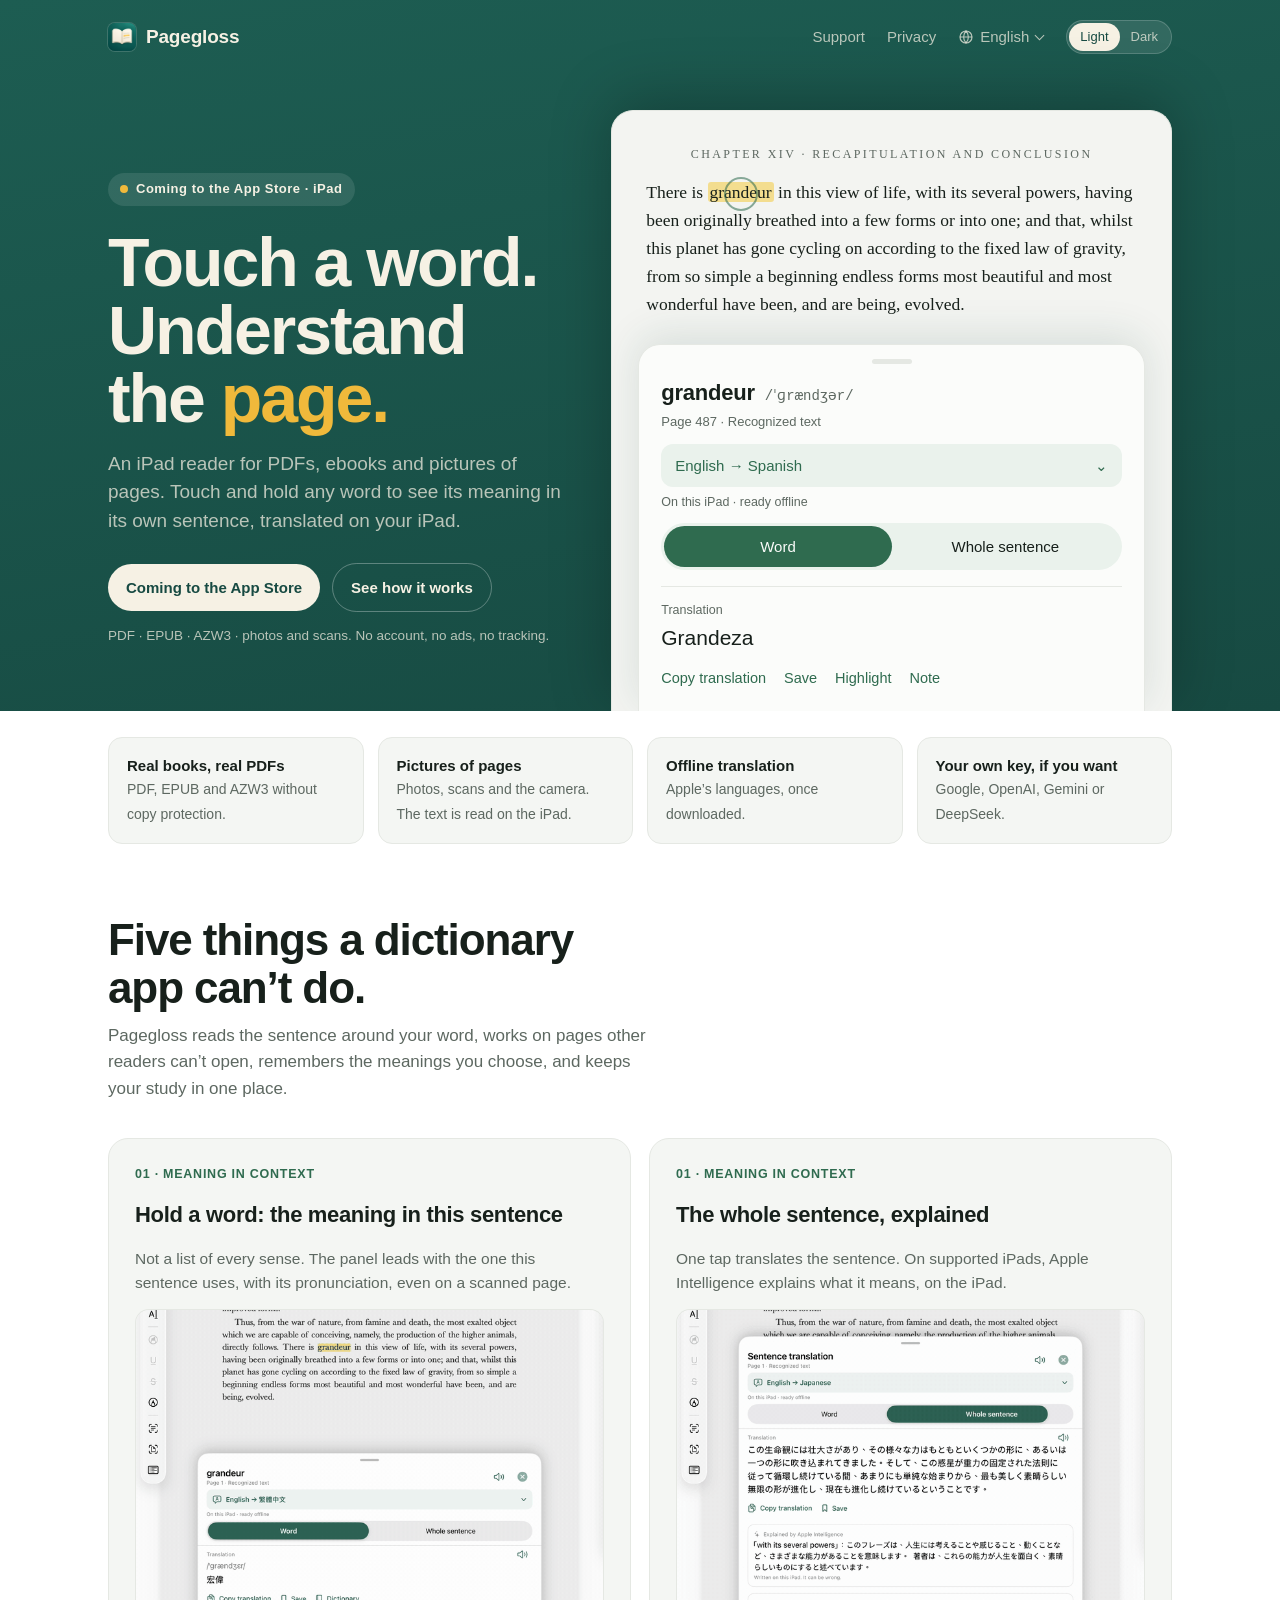
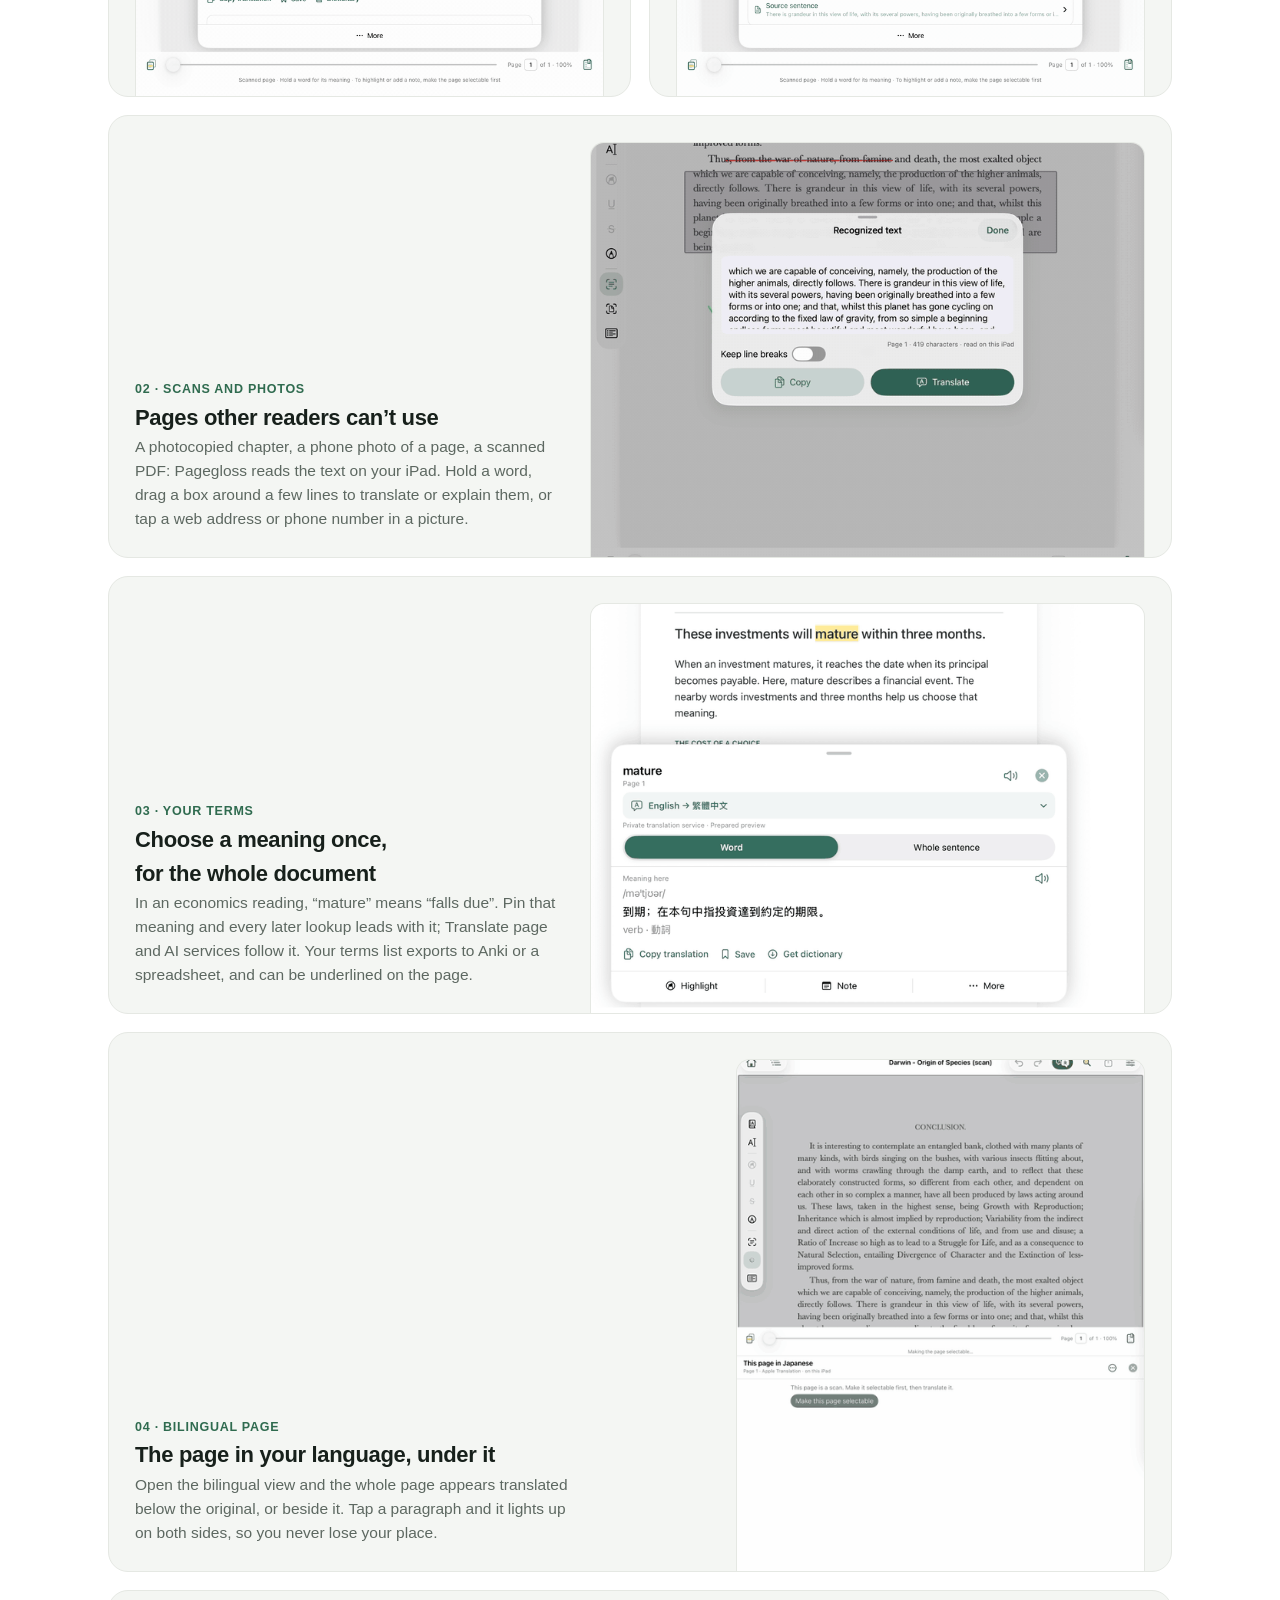
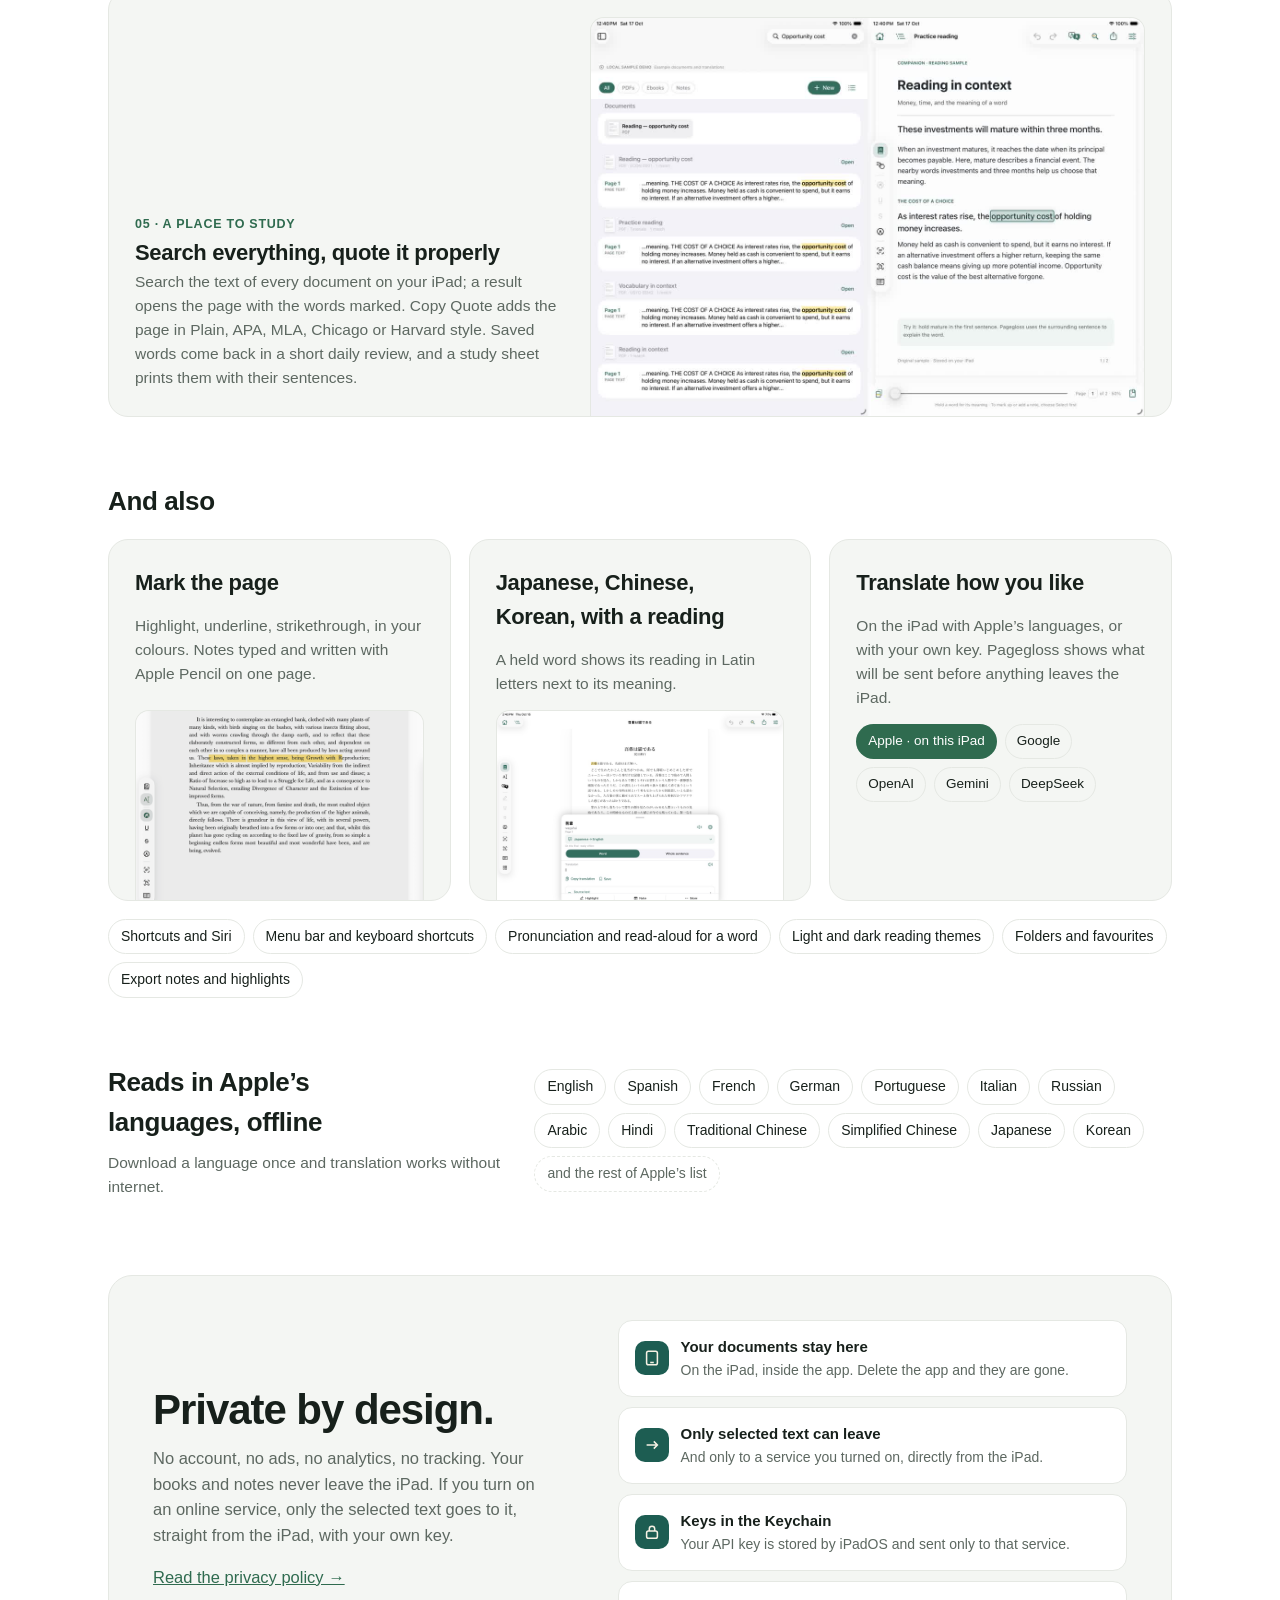
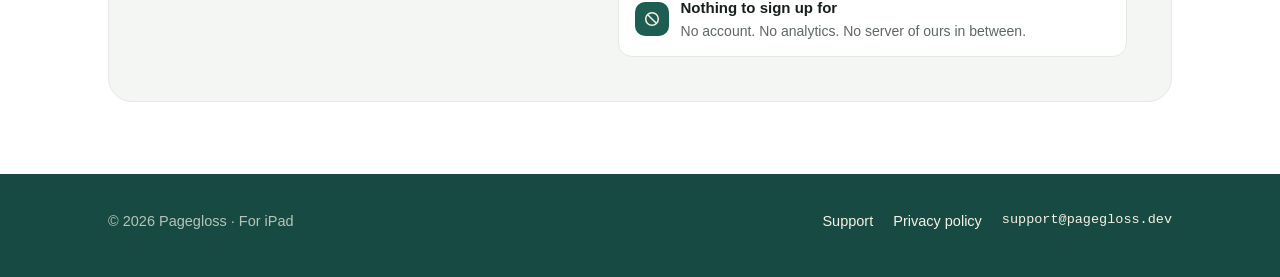
<file: index.html>
<!doctype html>
<html lang="en">
<head>
<meta charset="utf-8">
<meta name="viewport" content="width=device-width, initial-scale=1">
<title>Pagegloss · Touch a word. Understand the page.</title>
<meta name="description" content="Touch a word. Understand the page. Pagegloss is an iPad reader for PDFs, ebooks and pictures of pages: touch and hold a word to see its meaning in its own sentence, translated on your iPad. No account, no ads, no tracking.">
<meta name="theme-color" content="#1d5d52">
<link rel="icon" href="/favicon.ico" sizes="16x16 32x32 48x48">
<link rel="icon" href="/images/icon-48.png" type="image/png" sizes="48x48">
<link rel="icon" href="/images/icon-192.png" type="image/png" sizes="192x192">
<link rel="manifest" href="/site.webmanifest">
<link rel="apple-touch-icon" href="/images/apple-touch-icon.png">
<link rel="alternate" hreflang="zh-Hant" href="https://pagegloss.dev/zh-hant/">
<link rel="alternate" hreflang="zh-Hans" href="https://pagegloss.dev/zh-hans/">
<link rel="alternate" hreflang="ja" href="https://pagegloss.dev/ja/">
<link rel="alternate" hreflang="en" href="https://pagegloss.dev/">
<link rel="alternate" hreflang="x-default" href="https://pagegloss.dev/">
<link rel="stylesheet" href="/style.css">
<script src="/theme.js"></script>
</head>
<body>

<header class="sheet">
  <div class="nav">
    <a class="brand" href="/"><img src="/images/icon-64.png" alt="" width="28" height="28">Pagegloss</a>
    <nav>
      <a href="/support/">Support</a>
      <a href="/privacy/">Privacy</a>
      <details class="lang-menu">
        <summary><svg viewBox="0 0 20 20" fill="none" stroke="currentColor" stroke-width="1.5" aria-hidden="true"><circle cx="10" cy="10" r="7.5"/><path d="M2.5 10h15M10 2.5c2 2.1 3 4.6 3 7.5s-1 5.4-3 7.5c-2-2.1-3-4.6-3-7.5s1-5.4 3-7.5z"/></svg><span class="vh">Language: </span>English</summary>
        <ul>
          <li><a href="/zh-hant/" hreflang="zh-Hant" lang="zh-Hant">繁體中文</a></li>
          <li><a href="/zh-hans/" hreflang="zh-Hans" lang="zh-Hans">简体中文</a></li>
          <li><a href="/ja/" hreflang="ja" lang="ja">日本語</a></li>
          <li><a href="/" hreflang="en" lang="en" aria-current="true">English</a></li>
        </ul>
      </details>
      <div class="theme" role="group" aria-label="Appearance">
        <button type="button" data-theme="light" aria-pressed="false">Light</button>
        <button type="button" data-theme="dark" aria-pressed="false">Dark</button>
      </div>
    </nav>
  </div>

  <div class="hero">
    <div class="copy">
      <span class="eyebrow"><i></i>Coming to the App Store · iPad</span>
      <h1>Touch a word.<br>Understand the <span>page.</span></h1>
      <p class="lede">An iPad reader for PDFs, ebooks and pictures of pages. Touch and hold any word to see its meaning in its own sentence, translated on your iPad.</p>
      <div class="cta">
        <span class="pill solid">Coming to the App Store</span>
        <a class="pill ghost" href="#how">See how it works</a>
      </div>
      <p class="fine">PDF · EPUB · AZW3 · photos and scans. No account, no ads, no tracking.</p>
    </div>

    <div class="demo" aria-label="A held word and its meaning, as shown on the iPad">
      <div class="book">
        <span class="ch">Chapter XIV · Recapitulation and Conclusion</span>
        There is <span class="held">grandeur<span class="finger"></span></span> in this view of life, with its several powers, having been originally breathed into a few forms or into one; and that, whilst this planet has gone cycling on according to the fixed law of gravity, from so simple a beginning endless forms most beautiful and most wonderful have been, and are being, evolved.
      </div>
      <div class="panel">
        <div class="grip"></div>
        <div class="ptitle"><b>grandeur</b><span class="ipa">/ˈɡrændʒər/</span></div>
        <div class="psub">Page 487 · Recognized text</div>
        <div class="lang"><span>English → Spanish</span><span aria-hidden="true">⌄</span></div>
        <div class="ready">On this iPad · ready offline</div>
        <div class="segc"><span class="on">Word</span><span>Whole sentence</span></div>
        <div class="tr"><small>Translation</small><div class="out">Grandeza</div></div>
        <div class="acts"><span>Copy translation</span><span>Save</span><span>Highlight</span><span>Note</span></div>
      </div>
    </div>
  </div>
</header>

<main>
  <section class="bar" aria-label="At a glance">
    <div><b>Real books, real PDFs</b><span>PDF, EPUB and AZW3 without copy protection.</span></div>
    <div><b>Pictures of pages</b><span>Photos, scans and the camera. The text is read on the iPad.</span></div>
    <div><b>Offline translation</b><span>Apple’s languages, once downloaded.</span></div>
    <div><b>Your own key, if you want</b><span>Google, OpenAI, Gemini or DeepSeek.</span></div>
  </section>

  <section class="sect" id="how">
    <h2 class="kicker">Five things a dictionary app can’t do.</h2>
    <p class="sub">Pagegloss reads the sentence around your word, works on pages other readers can’t open, remembers the meanings you choose, and keeps your study in one place.</p>

    <div class="tiles">
      <div class="tile">
        <span class="num">01 · Meaning in context</span>
        <h3>Hold a word: the meaning in this sentence</h3>
        <p>Not a list of every sense. The panel leads with the one this sentence uses, with its pronunciation, even on a scanned page.</p>
        <div class="shot crop"><img src="/images/hold-word.gif" alt="A scanned page in Pagegloss: the word grandeur is held and the panel rises with its pronunciation and the Traditional Chinese meaning 宏偉." loading="lazy" width="720" height="594"></div>
      </div>
      <div class="tile">
        <span class="num">01 · Meaning in context</span>
        <h3>The whole sentence, explained</h3>
        <p>One tap translates the sentence. On supported iPads, Apple Intelligence explains what it means, on the iPad.</p>
        <div class="shot crop"><img src="/images/sentence.gif" alt="The word grandeur is held, then Whole sentence shows the sentence translated into Japanese with a short explanation by Apple Intelligence." loading="lazy" width="720" height="594"></div>
      </div>

      <div class="tile wide">
        <div class="row">
          <div class="pad">
            <span class="num">02 · Scans and photos</span>
            <h3>Pages other readers can’t use</h3>
            <p>A photocopied chapter, a phone photo of a page, a scanned PDF: Pagegloss reads the text on your iPad. Hold a word, drag a box around a few lines to translate or explain them, or tap a web address or phone number in a picture.</p>
          </div>
          <div class="shot"><img src="/images/box-reader.gif" alt="A box is drawn around a paragraph of a scanned page, the recognized text appears, and Translate shows it in Japanese with a short explanation by Apple Intelligence." loading="lazy" width="720" height="540"></div>
        </div>
      </div>

      <div class="tile wide">
        <div class="row">
          <div class="pad">
            <span class="num">03 · Your terms</span>
            <h3>Choose a meaning once, for the whole document</h3>
            <p>In an economics reading, “mature” means “falls due”. Pin that meaning and every later lookup leads with it; Translate page and AI services follow it. Your terms list exports to Anki or a spreadsheet, and can be underlined on the page.</p>
          </div>
          <div class="shot"><img src="/images/terms.gif" alt="The word mature is held; from More, Use this meaning in this document opens a card with the meaning 到期, and after Pin the panel leads with Your term." loading="lazy" width="720" height="532"></div>
        </div>
      </div>

      <div class="tile wide">
        <div class="row tall">
          <div class="pad">
            <span class="num">04 · Bilingual page</span>
            <h3>The page in your language, under it</h3>
            <p>Open the bilingual view and the whole page appears translated below the original, or beside it. Tap a paragraph and it lights up on both sides, so you never lose your place.</p>
          </div>
          <div class="shot"><img src="/images/bilingual.gif" alt="A scanned page opens This page in Japanese below it; after the page is made selectable, tapping a paragraph highlights it on the page and in the Japanese translation." loading="lazy" width="480" height="602"></div>
        </div>
      </div>

      <div class="tile wide">
        <div class="row">
          <div class="pad">
            <span class="num">05 · A place to study</span>
            <h3>Search everything, quote it properly</h3>
            <p>Search the text of every document on your iPad; a result opens the page with the words marked. Copy Quote adds the page in Plain, APA, MLA, Chicago or Harvard style. Saved words come back in a short daily review, and a study sheet prints them with their sentences.</p>
          </div>
          <div class="shot"><img src="/images/search.jpg" alt="Library search for opportunity cost lists matches grouped by document; the chosen result opens the PDF with the words outlined." loading="lazy" width="1200" height="864"></div>
        </div>
      </div>
    </div>

    <h3 class="also">And also</h3>
    <div class="tiles">
      <div class="tile third">
        <h3>Mark the page</h3>
        <p>Highlight, underline, strikethrough, in your colours. Notes typed and written with Apple Pencil on one page.</p>
        <div class="shot crop top"><img src="/images/marks.gif" alt="On a scanned page, a phrase is highlighted, a line underlined and words struck through, then the word reading is written with Apple Pencil." loading="lazy" width="640" height="420"></div>
      </div>
      <div class="tile third">
        <h3>Japanese, Chinese, Korean, with a reading</h3>
        <p>A held word shows its reading in Latin letters next to its meaning.</p>
        <div class="shot crop top"><img src="/images/japanese.jpg" alt="A Japanese page with the word 吾輩 held, its reading wagahai and the English translation I." loading="lazy" width="1400" height="1050"></div>
      </div>
      <div class="tile third">
        <h3>Translate how you like</h3>
        <p>On the iPad with Apple’s languages, or with your own key. Pagegloss shows what will be sent before anything leaves the iPad.</p>
        <div class="svc"><span class="on">Apple · on this iPad</span><span>Google</span><span>OpenAI</span><span>Gemini</span><span>DeepSeek</span></div>
      </div>
    </div>
    <div class="chips extras" aria-label="More features"><span>Shortcuts and Siri</span><span>Menu bar and keyboard shortcuts</span><span>Pronunciation and read-aloud for a word</span><span>Light and dark reading themes</span><span>Folders and favourites</span><span>Export notes and highlights</span></div>

    <div class="langs">
      <div>
        <h3>Reads in Apple’s languages, offline</h3>
        <p>Download a language once and translation works without internet.</p>
      </div>
      <div class="chips"><span>English</span><span>Spanish</span><span>French</span><span>German</span><span>Portuguese</span><span>Italian</span><span>Russian</span><span>Arabic</span><span>Hindi</span><span>Traditional Chinese</span><span>Simplified Chinese</span><span>Japanese</span><span>Korean</span><span class="more">and the rest of Apple’s list</span></div>
    </div>
  </section>

  <section class="privacy">
    <div class="privacy-card">
      <div>
        <h2>Private by design.</h2>
        <p>No account, no ads, no analytics, no tracking. Your books and notes never leave the iPad. If you turn on an online service, only the selected text goes to it, straight from the iPad, with your own key.</p>
        <p style="margin-top:16px"><a href="/privacy/">Read the privacy policy →</a></p>
      </div>
      <ul class="flow">
        <li><span class="ic"><svg viewBox="0 0 20 20" fill="none" stroke="currentColor" stroke-width="1.7" aria-hidden="true"><rect x="4" y="2.5" width="12" height="15" rx="2"/><path d="M8 15h4"/></svg></span><div><b>Your documents stay here</b><span>On the iPad, inside the app. Delete the app and they are gone.</span></div></li>
        <li><span class="ic"><svg viewBox="0 0 20 20" fill="none" stroke="currentColor" stroke-width="1.7" aria-hidden="true"><path d="M4 10h12M12 6l4 4-4 4"/></svg></span><div><b>Only selected text can leave</b><span>And only to a service you turned on, directly from the iPad.</span></div></li>
        <li><span class="ic"><svg viewBox="0 0 20 20" fill="none" stroke="currentColor" stroke-width="1.7" aria-hidden="true"><rect x="4" y="9" width="12" height="8" rx="2"/><path d="M7 9V6.5a3 3 0 0 1 6 0V9"/></svg></span><div><b>Keys in the Keychain</b><span>Your API key is stored by iPadOS and sent only to that service.</span></div></li>
        <li><span class="ic"><svg viewBox="0 0 20 20" fill="none" stroke="currentColor" stroke-width="1.7" aria-hidden="true"><circle cx="10" cy="10" r="7"/><path d="M5.5 5.5l9 9"/></svg></span><div><b>Nothing to sign up for</b><span>No account. No analytics. No server of ours in between.</span></div></li>
      </ul>
    </div>
  </section>
</main>

<footer class="foot">
  <div class="foot-in">
    <span>© 2026 Pagegloss · For iPad</span>
    <nav><a href="/support/">Support</a><a href="/privacy/">Privacy policy</a><span class="mail">support@pagegloss.dev</span></nav>
  </div>
</footer>

</body>
</html>
</file>
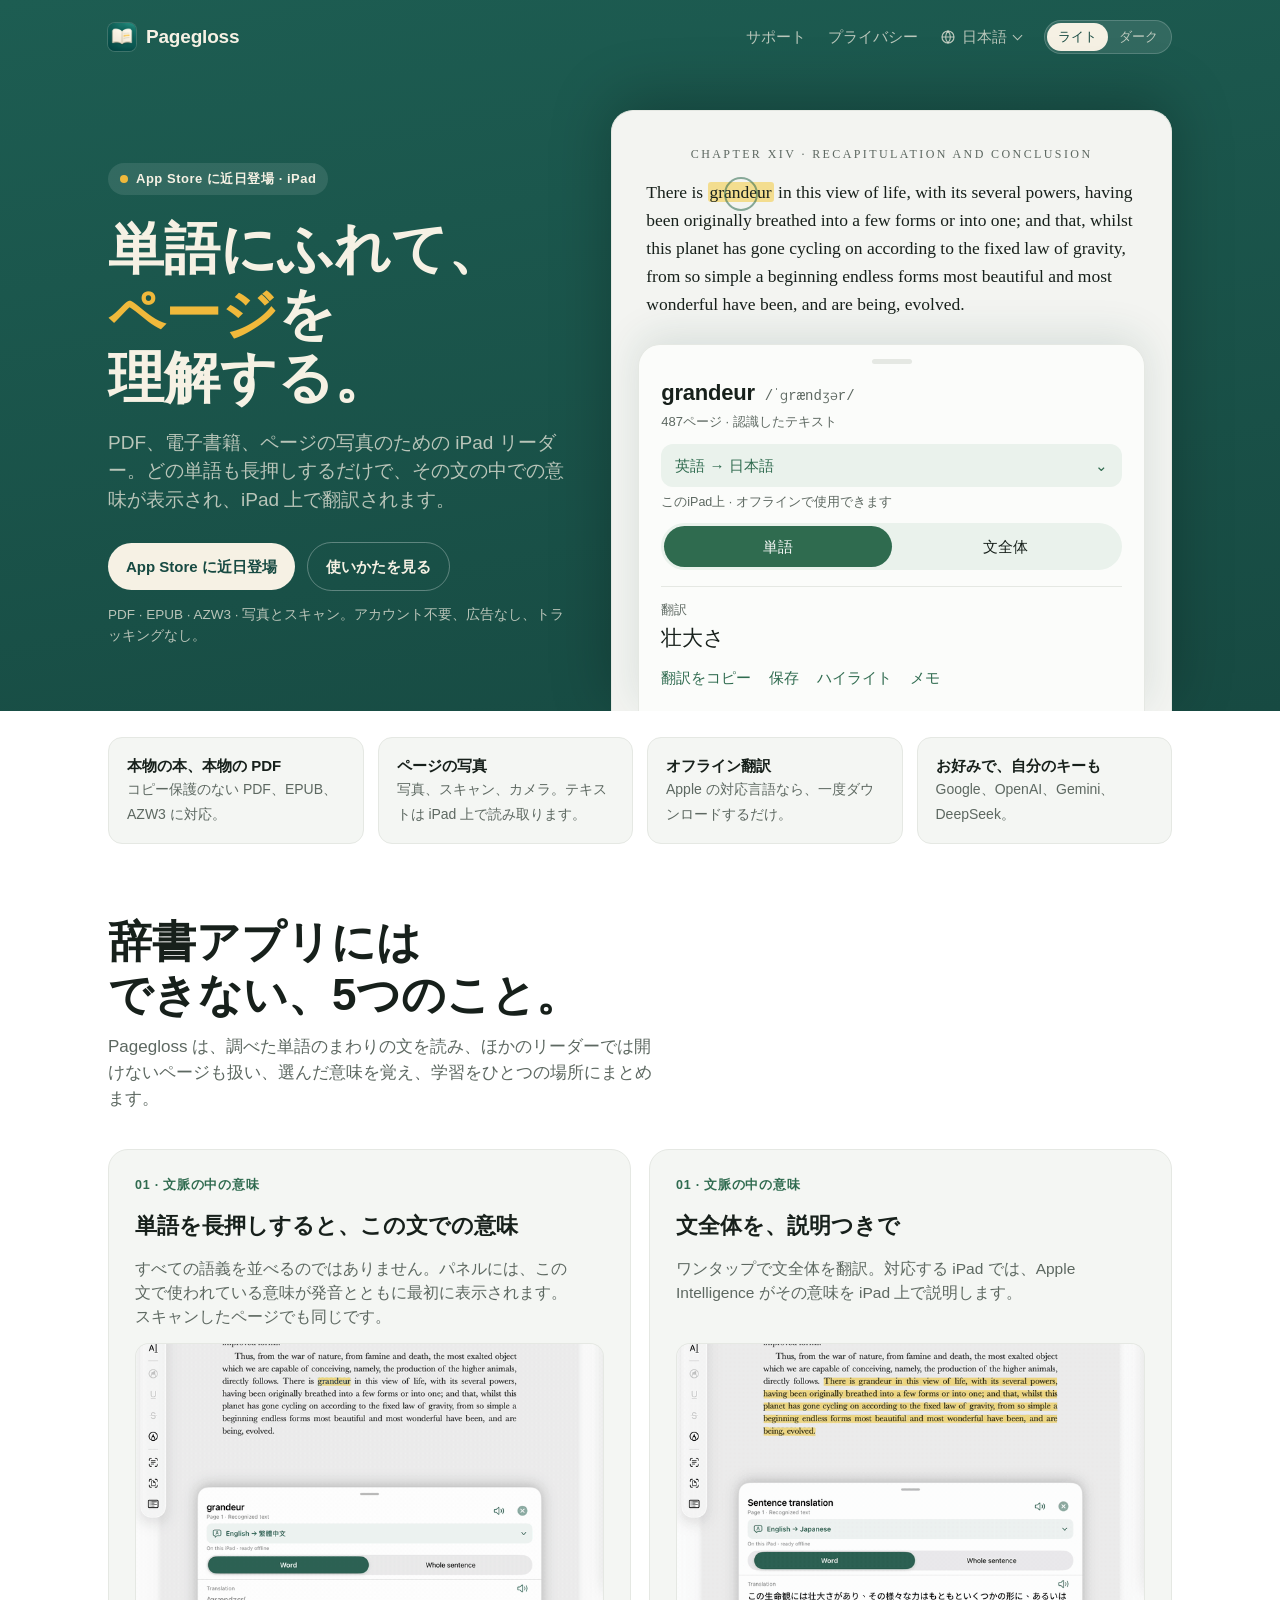
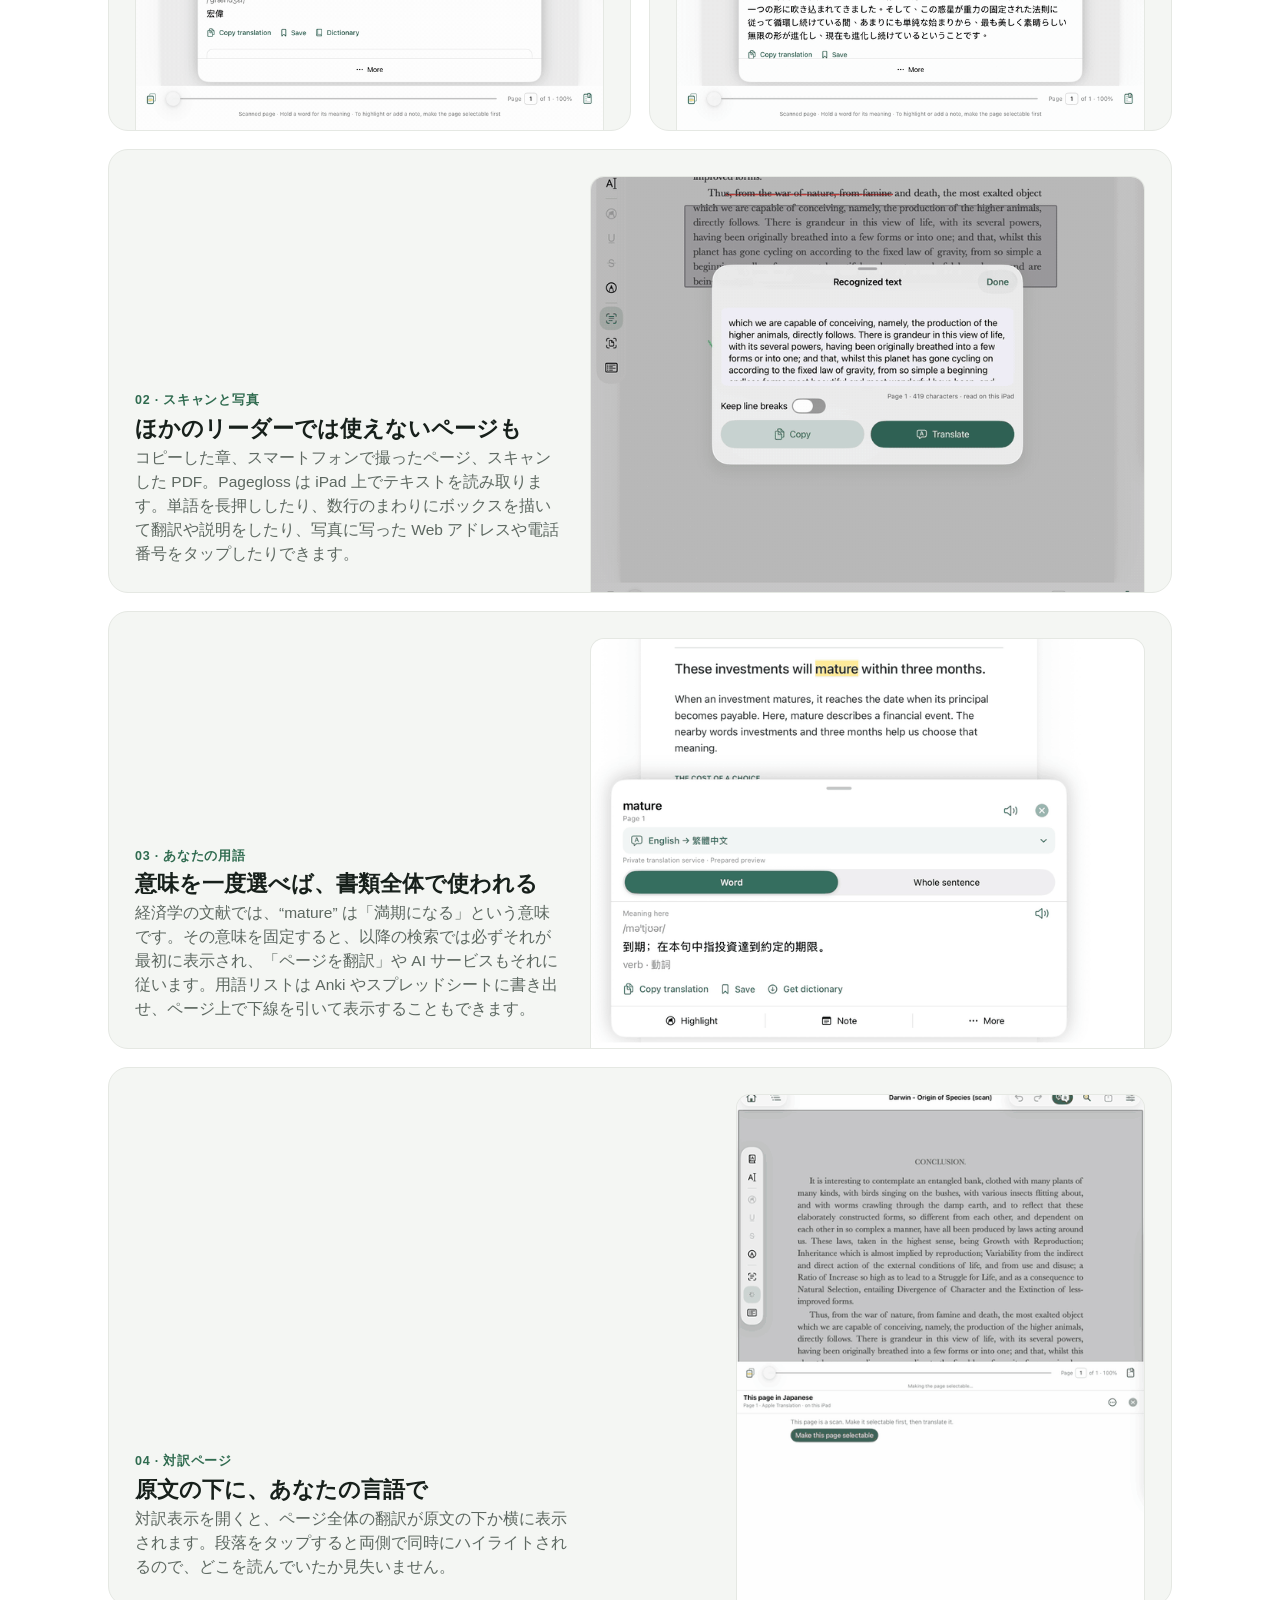
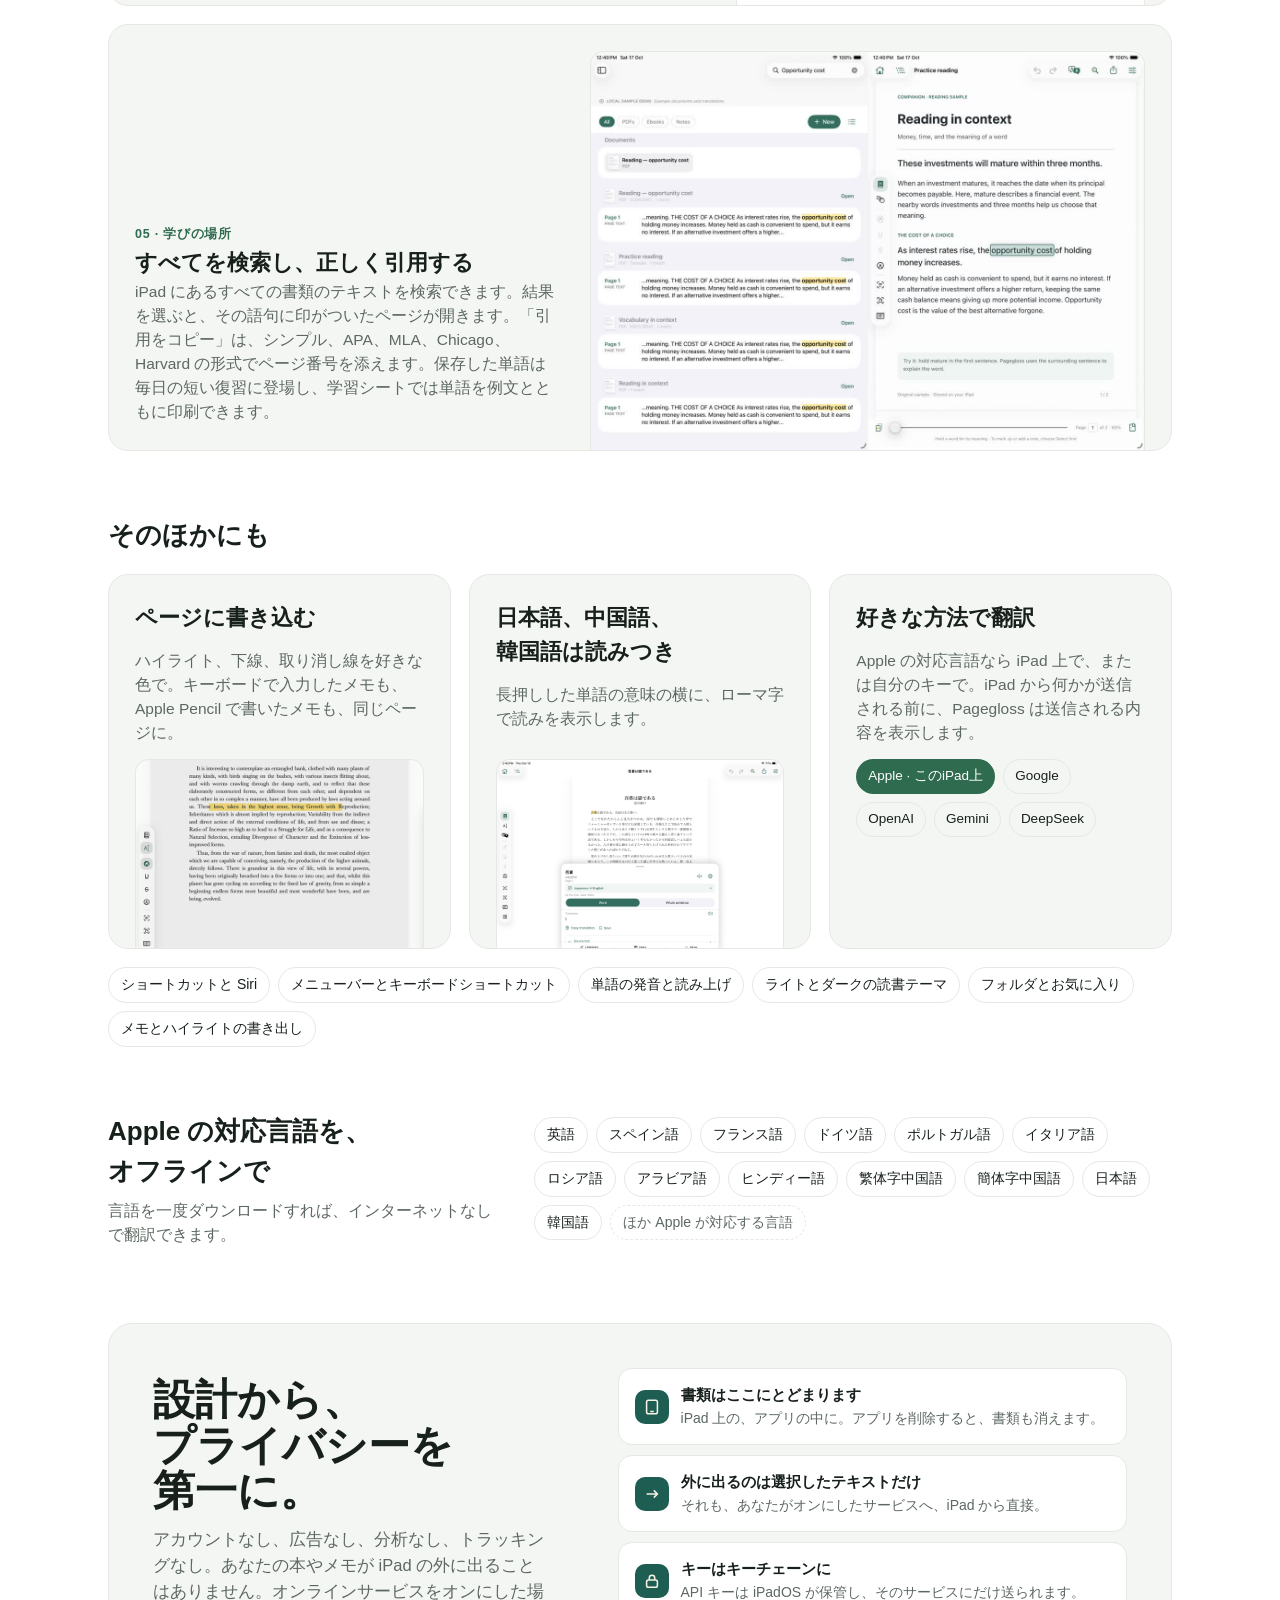
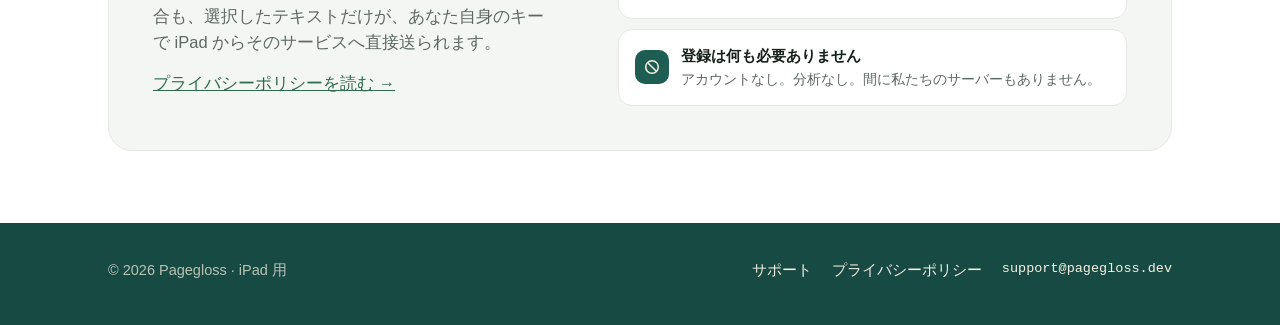
<file: ja/index.html>
<!doctype html>
<html lang="ja">
<head>
<meta charset="utf-8">
<meta name="viewport" content="width=device-width, initial-scale=1">
<title>Pagegloss · 単語にふれて、ページを理解する。</title>
<meta name="description" content="単語にふれて、ページを理解する。Pagegloss は PDF、電子書籍、ページの写真のための iPad リーダーです。単語を長押しすると、その文の中での意味が表示され、翻訳は iPad 上で行われます。アカウント不要、広告なし、トラッキングなし。">
<meta name="theme-color" content="#1d5d52">
<link rel="icon" href="/favicon.ico" sizes="16x16 32x32 48x48">
<link rel="icon" href="/images/icon-48.png" type="image/png" sizes="48x48">
<link rel="icon" href="/images/icon-192.png" type="image/png" sizes="192x192">
<link rel="manifest" href="/site.webmanifest">
<link rel="apple-touch-icon" href="/images/apple-touch-icon.png">
<link rel="alternate" hreflang="zh-Hant" href="https://pagegloss.dev/zh-hant/">
<link rel="alternate" hreflang="zh-Hans" href="https://pagegloss.dev/zh-hans/">
<link rel="alternate" hreflang="ja" href="https://pagegloss.dev/ja/">
<link rel="alternate" hreflang="en" href="https://pagegloss.dev/">
<link rel="alternate" hreflang="x-default" href="https://pagegloss.dev/">
<link rel="stylesheet" href="/style.css">
<script src="/theme.js"></script>
</head>
<body>

<header class="sheet">
  <div class="nav">
    <a class="brand" href="/ja/"><img src="/images/icon-64.png" alt="" width="28" height="28">Pagegloss</a>
    <nav>
      <a href="/ja/support/">サポート</a>
      <a href="/ja/privacy/">プライバシー</a>
      <details class="lang-menu">
        <summary><svg viewBox="0 0 20 20" fill="none" stroke="currentColor" stroke-width="1.5" aria-hidden="true"><circle cx="10" cy="10" r="7.5"/><path d="M2.5 10h15M10 2.5c2 2.1 3 4.6 3 7.5s-1 5.4-3 7.5c-2-2.1-3-4.6-3-7.5s1-5.4 3-7.5z"/></svg><span class="vh">言語：</span>日本語</summary>
        <ul>
          <li><a href="/zh-hant/" hreflang="zh-Hant" lang="zh-Hant">繁體中文</a></li>
          <li><a href="/zh-hans/" hreflang="zh-Hans" lang="zh-Hans">简体中文</a></li>
          <li><a href="/ja/" hreflang="ja" lang="ja" aria-current="true">日本語</a></li>
          <li><a href="/" hreflang="en" lang="en">English</a></li>
        </ul>
      </details>
      <div class="theme" role="group" aria-label="外観">
        <button type="button" data-theme="light" aria-pressed="false">ライト</button>
        <button type="button" data-theme="dark" aria-pressed="false">ダーク</button>
      </div>
    </nav>
  </div>

  <div class="hero">
    <div class="copy">
      <span class="eyebrow"><i></i>App Store に近日登場 · iPad</span>
      <h1>単語にふれて、<br><span>ページ</span>を理解する。</h1>
      <p class="lede">PDF、電子書籍、ページの写真のための iPad リーダー。どの単語も長押しするだけで、その文の中での意味が表示され、iPad 上で翻訳されます。</p>
      <div class="cta">
        <span class="pill solid">App Store に近日登場</span>
        <a class="pill ghost" href="#how">使いかたを見る</a>
      </div>
      <p class="fine">PDF · EPUB · AZW3 · 写真とスキャン。アカウント不要、広告なし、トラッキングなし。</p>
    </div>

    <div class="demo" aria-label="長押しした単語とその意味。iPad での表示例">
      <div class="book" lang="en">
        <span class="ch">Chapter XIV · Recapitulation and Conclusion</span>
        There is <span class="held">grandeur<span class="finger"></span></span> in this view of life, with its several powers, having been originally breathed into a few forms or into one; and that, whilst this planet has gone cycling on according to the fixed law of gravity, from so simple a beginning endless forms most beautiful and most wonderful have been, and are being, evolved.
      </div>
      <div class="panel">
        <div class="grip"></div>
        <div class="ptitle"><b lang="en">grandeur</b><span class="ipa">/ˈɡrændʒər/</span></div>
        <div class="psub">487ページ · 認識したテキスト</div>
        <div class="lang"><span>英語 → 日本語</span><span aria-hidden="true">⌄</span></div>
        <div class="ready">このiPad上 · オフラインで使用できます</div>
        <div class="segc"><span class="on">単語</span><span>文全体</span></div>
        <div class="tr"><small>翻訳</small><div class="out">壮大さ</div></div>
        <div class="acts"><span>翻訳をコピー</span><span>保存</span><span>ハイライト</span><span>メモ</span></div>
      </div>
    </div>
  </div>
</header>

<main>
  <section class="bar" aria-label="ひと目でわかる特長">
    <div><b>本物の本、本物の PDF</b><span>コピー保護のない PDF、EPUB、AZW3 に対応。</span></div>
    <div><b>ページの写真</b><span>写真、スキャン、カメラ。テキストは iPad 上で読み取ります。</span></div>
    <div><b>オフライン翻訳</b><span>Apple の対応言語なら、一度ダウンロードするだけ。</span></div>
    <div><b>お好みで、自分のキーも</b><span>Google、OpenAI、Gemini、DeepSeek。</span></div>
  </section>

  <section class="sect" id="how">
    <h2 class="kicker">辞書アプリにはできない、5つのこと。</h2>
    <p class="sub">Pagegloss は、調べた単語のまわりの文を読み、ほかのリーダーでは開けないページも扱い、選んだ意味を覚え、学習をひとつの場所にまとめます。</p>

    <div class="tiles">
      <div class="tile">
        <span class="num">01 · 文脈の中の意味</span>
        <h3>単語を長押しすると、この文での意味</h3>
        <p>すべての語義を並べるのではありません。パネルには、この文で使われている意味が発音とともに最初に表示されます。スキャンしたページでも同じです。</p>
        <div class="shot crop"><img src="/images/hold-word.gif" alt="Pagegloss で開いたスキャンページ。単語 grandeur を長押しするとパネルが現れ、発音と繁体字中国語の意味「宏偉」が表示されます。" loading="lazy" width="720" height="594"></div>
      </div>
      <div class="tile">
        <span class="num">01 · 文脈の中の意味</span>
        <h3>文全体を、説明つきで</h3>
        <p>ワンタップで文全体を翻訳。対応する iPad では、Apple Intelligence がその意味を iPad 上で説明します。</p>
        <div class="shot crop"><img src="/images/sentence.gif" alt="単語 grandeur を長押ししてから「文全体」を選ぶと、文が日本語に翻訳され、Apple Intelligence による短い説明が表示されます。" loading="lazy" width="720" height="594"></div>
      </div>

      <div class="tile wide">
        <div class="row">
          <div class="pad">
            <span class="num">02 · スキャンと写真</span>
            <h3>ほかのリーダーでは使えないページも</h3>
            <p>コピーした章、スマートフォンで撮ったページ、スキャンした PDF。Pagegloss は iPad 上でテキストを読み取ります。単語を長押ししたり、数行のまわりにボックスを描いて翻訳や説明をしたり、写真に写った Web アドレスや電話番号をタップしたりできます。</p>
          </div>
          <div class="shot"><img src="/images/box-reader.gif" alt="スキャンページの段落のまわりにボックスを描くと、認識したテキストが表示され、「翻訳」で日本語訳と Apple Intelligence による短い説明が表示されます。" loading="lazy" width="720" height="540"></div>
        </div>
      </div>

      <div class="tile wide">
        <div class="row">
          <div class="pad">
            <span class="num">03 · あなたの用語</span>
            <h3>意味を一度選べば、書類全体で使われる</h3>
            <p>経済学の文献では、“mature” は「満期になる」という意味です。その意味を固定すると、以降の検索では必ずそれが最初に表示され、「ページを翻訳」や AI サービスもそれに従います。用語リストは Anki やスプレッドシートに書き出せ、ページ上で下線を引いて表示することもできます。</p>
          </div>
          <div class="shot"><img src="/images/terms.gif" alt="単語 mature を長押しし、「その他」から「この書類でこの意味を使う」を選ぶと、意味「到期」のカードが開きます。「固定」すると、パネルの先頭に「あなたの用語」が表示されます。" loading="lazy" width="720" height="532"></div>
        </div>
      </div>

      <div class="tile wide">
        <div class="row tall">
          <div class="pad">
            <span class="num">04 · 対訳ページ</span>
            <h3>原文の下に、あなたの言語で</h3>
            <p>対訳表示を開くと、ページ全体の翻訳が原文の下か横に表示されます。段落をタップすると両側で同時にハイライトされるので、どこを読んでいたか見失いません。</p>
          </div>
          <div class="shot"><img src="/images/bilingual.gif" alt="スキャンページの下にこのページの日本語訳が表示されます。ページを選択可能にしてから段落をタップすると、ページと日本語訳の両方でその段落がハイライトされます。" loading="lazy" width="480" height="602"></div>
        </div>
      </div>

      <div class="tile wide">
        <div class="row">
          <div class="pad">
            <span class="num">05 · 学びの場所</span>
            <h3>すべてを検索し、正しく引用する</h3>
            <p>iPad にあるすべての書類のテキストを検索できます。結果を選ぶと、その語句に印がついたページが開きます。「引用をコピー」は、シンプル、APA、MLA、Chicago、Harvard の形式でページ番号を添えます。保存した単語は毎日の短い復習に登場し、学習シートでは単語を例文とともに印刷できます。</p>
          </div>
          <div class="shot"><img src="/images/search.jpg" alt="ライブラリで opportunity cost を検索すると、一致した結果が書類ごとにまとめて表示され、選んだ結果の PDF が語句を枠で囲んだ状態で開きます。" loading="lazy" width="1200" height="864"></div>
        </div>
      </div>
    </div>

    <h3 class="also">そのほかにも</h3>
    <div class="tiles">
      <div class="tile third">
        <h3>ページに書き込む</h3>
        <p>ハイライト、下線、取り消し線を好きな色で。キーボードで入力したメモも、Apple Pencil で書いたメモも、同じページに。</p>
        <div class="shot crop top"><img src="/images/marks.gif" alt="スキャンページで、語句にハイライト、1行に下線、いくつかの単語に取り消し線を付け、Apple Pencil で単語 reading を書き込みます。" loading="lazy" width="640" height="420"></div>
      </div>
      <div class="tile third">
        <h3>日本語、中国語、韓国語は読みつき</h3>
        <p>長押しした単語の意味の横に、ローマ字で読みを表示します。</p>
        <div class="shot crop top"><img src="/images/japanese.jpg" alt="日本語のページで単語「吾輩」を長押しすると、読み wagahai と英訳 I が表示されます。" loading="lazy" width="1400" height="1050"></div>
      </div>
      <div class="tile third">
        <h3>好きな方法で翻訳</h3>
        <p>Apple の対応言語なら iPad 上で、または自分のキーで。iPad から何かが送信される前に、Pagegloss は送信される内容を表示します。</p>
        <div class="svc"><span class="on">Apple · このiPad上</span><span>Google</span><span>OpenAI</span><span>Gemini</span><span>DeepSeek</span></div>
      </div>
    </div>
    <div class="chips extras" aria-label="そのほかの機能"><span>ショートカットと Siri</span><span>メニューバーとキーボードショートカット</span><span>単語の発音と読み上げ</span><span>ライトとダークの読書テーマ</span><span>フォルダとお気に入り</span><span>メモとハイライトの書き出し</span></div>

    <div class="langs">
      <div>
        <h3>Apple の対応言語を、オフラインで</h3>
        <p>言語を一度ダウンロードすれば、インターネットなしで翻訳できます。</p>
      </div>
      <div class="chips"><span>英語</span><span>スペイン語</span><span>フランス語</span><span>ドイツ語</span><span>ポルトガル語</span><span>イタリア語</span><span>ロシア語</span><span>アラビア語</span><span>ヒンディー語</span><span>繁体字中国語</span><span>簡体字中国語</span><span>日本語</span><span>韓国語</span><span class="more">ほか Apple が対応する言語</span></div>
    </div>
  </section>

  <section class="privacy">
    <div class="privacy-card">
      <div>
        <h2>設計から、プライバシーを第一に。</h2>
        <p>アカウントなし、広告なし、分析なし、トラッキングなし。あなたの本やメモが iPad の外に出ることはありません。オンラインサービスをオンにした場合も、選択したテキストだけが、あなた自身のキーで iPad からそのサービスへ直接送られます。</p>
        <p style="margin-top:16px"><a href="/ja/privacy/">プライバシーポリシーを読む →</a></p>
      </div>
      <ul class="flow">
        <li><span class="ic"><svg viewBox="0 0 20 20" fill="none" stroke="currentColor" stroke-width="1.7" aria-hidden="true"><rect x="4" y="2.5" width="12" height="15" rx="2"/><path d="M8 15h4"/></svg></span><div><b>書類はここにとどまります</b><span>iPad 上の、アプリの中に。アプリを削除すると、書類も消えます。</span></div></li>
        <li><span class="ic"><svg viewBox="0 0 20 20" fill="none" stroke="currentColor" stroke-width="1.7" aria-hidden="true"><path d="M4 10h12M12 6l4 4-4 4"/></svg></span><div><b>外に出るのは選択したテキストだけ</b><span>それも、あなたがオンにしたサービスへ、iPad から直接。</span></div></li>
        <li><span class="ic"><svg viewBox="0 0 20 20" fill="none" stroke="currentColor" stroke-width="1.7" aria-hidden="true"><rect x="4" y="9" width="12" height="8" rx="2"/><path d="M7 9V6.5a3 3 0 0 1 6 0V9"/></svg></span><div><b>キーはキーチェーンに</b><span>API キーは iPadOS が保管し、そのサービスにだけ送られます。</span></div></li>
        <li><span class="ic"><svg viewBox="0 0 20 20" fill="none" stroke="currentColor" stroke-width="1.7" aria-hidden="true"><circle cx="10" cy="10" r="7"/><path d="M5.5 5.5l9 9"/></svg></span><div><b>登録は何も必要ありません</b><span>アカウントなし。分析なし。間に私たちのサーバーもありません。</span></div></li>
      </ul>
    </div>
  </section>
</main>

<footer class="foot">
  <div class="foot-in">
    <span>© 2026 Pagegloss · iPad 用</span>
    <nav><a href="/ja/support/">サポート</a><a href="/ja/privacy/">プライバシーポリシー</a><span class="mail">support@pagegloss.dev</span></nav>
  </div>
</footer>

</body>
</html>
</file>
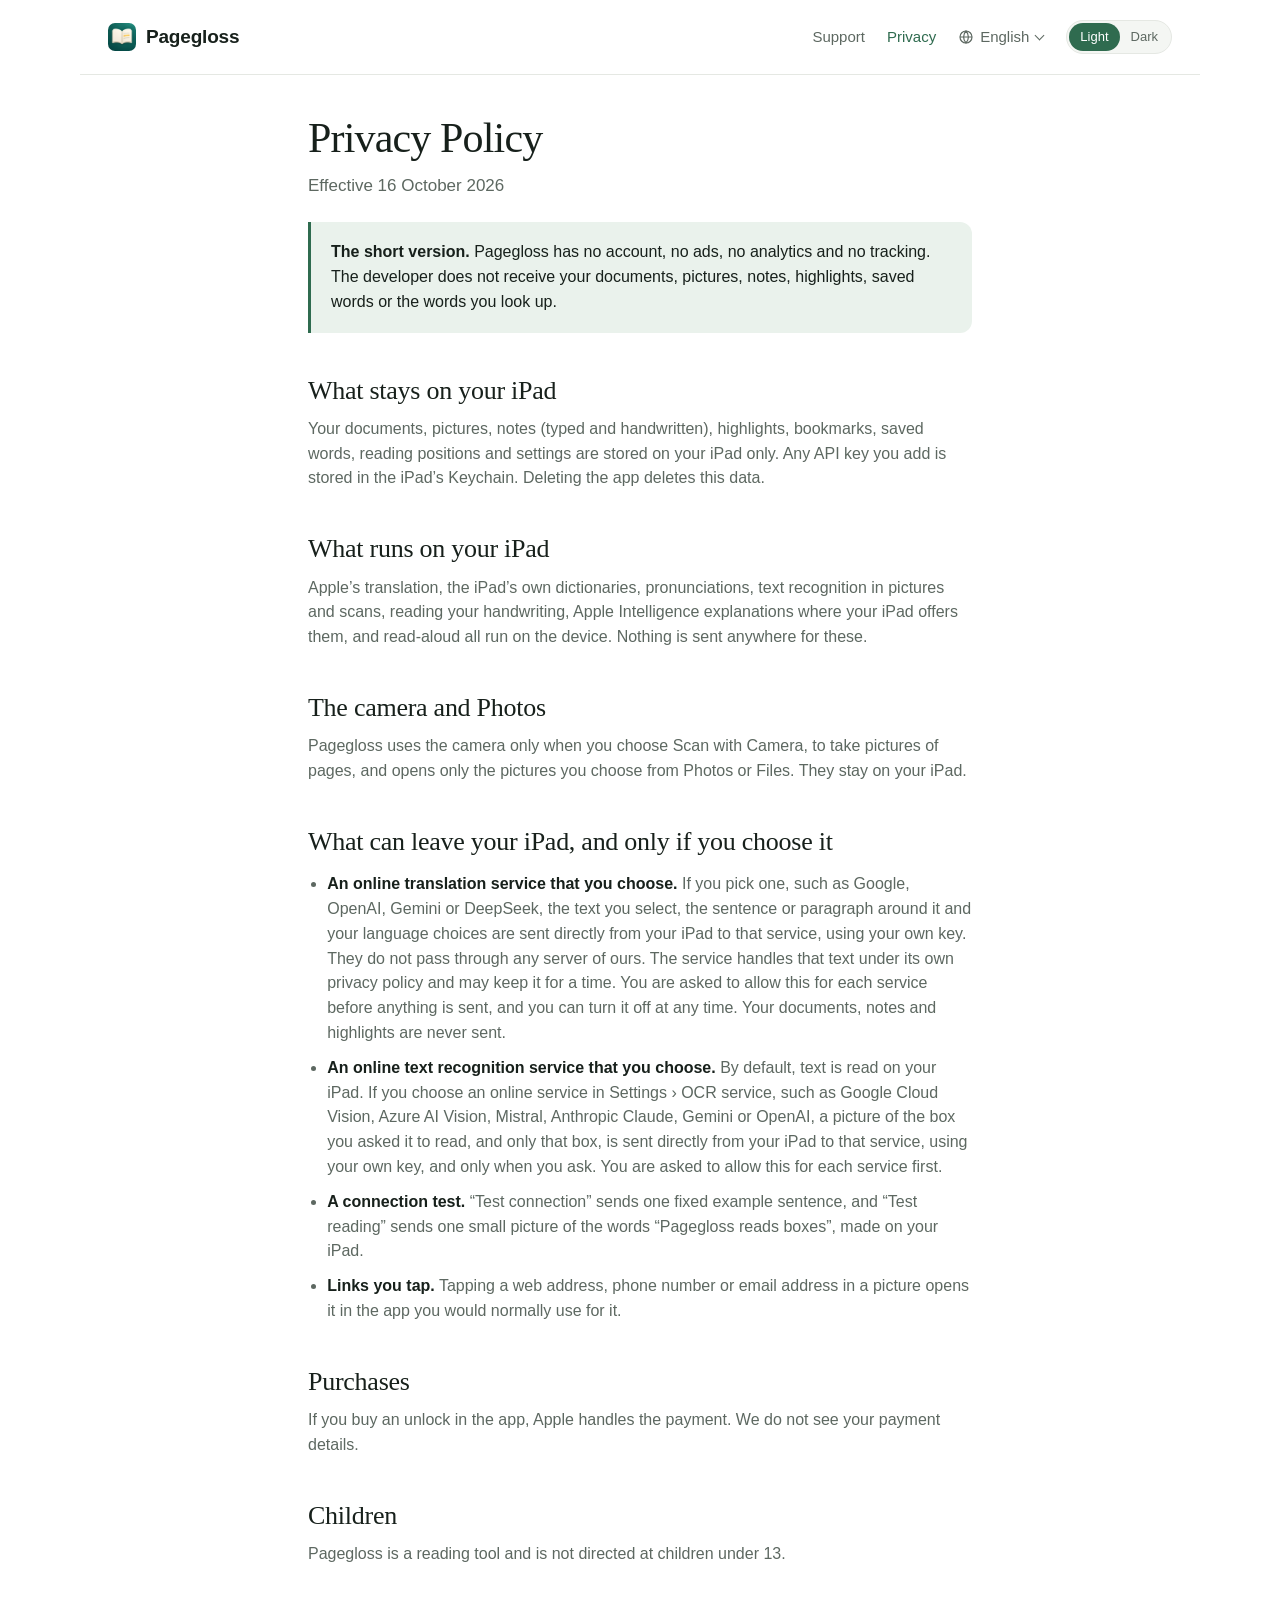
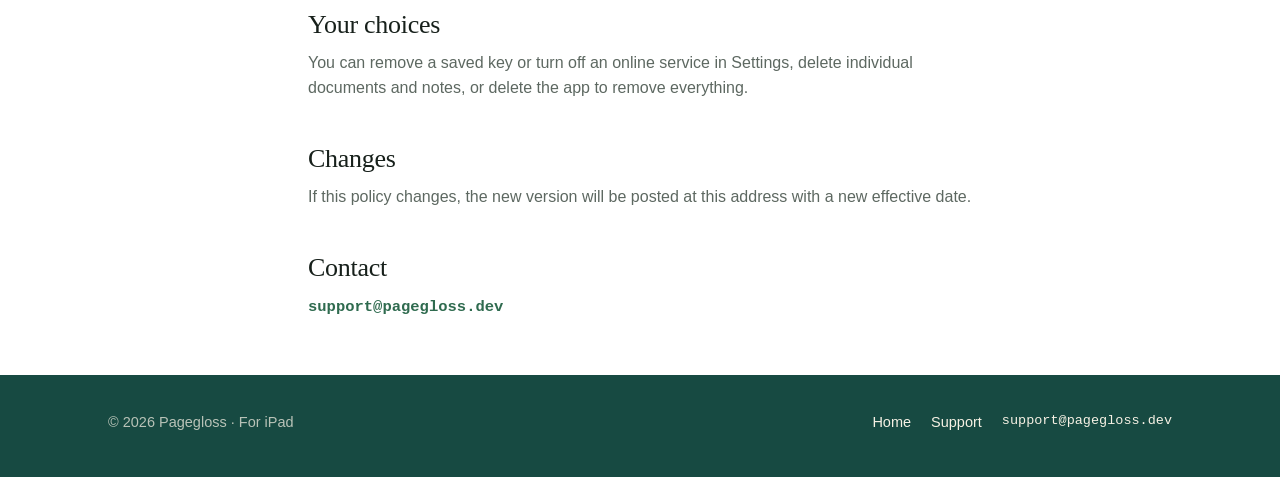
<file: privacy/index.html>
<!doctype html>
<html lang="en">
<head>
<meta charset="utf-8">
<meta name="viewport" content="width=device-width, initial-scale=1">
<title>Pagegloss Privacy Policy</title>
<meta name="description" content="Pagegloss has no account, no ads, no analytics and no tracking. What stays on your iPad, and what leaves it only if you choose.">
<meta name="theme-color" content="#1d5d52">
<link rel="icon" href="/favicon.ico" sizes="16x16 32x32 48x48">
<link rel="icon" href="/images/icon-48.png" type="image/png" sizes="48x48">
<link rel="icon" href="/images/icon-192.png" type="image/png" sizes="192x192">
<link rel="manifest" href="/site.webmanifest">
<link rel="apple-touch-icon" href="/images/apple-touch-icon.png">
<link rel="alternate" hreflang="zh-Hant" href="https://pagegloss.dev/zh-hant/privacy/">
<link rel="alternate" hreflang="zh-Hans" href="https://pagegloss.dev/zh-hans/privacy/">
<link rel="alternate" hreflang="ja" href="https://pagegloss.dev/ja/privacy/">
<link rel="alternate" hreflang="en" href="https://pagegloss.dev/privacy/">
<link rel="alternate" hreflang="x-default" href="https://pagegloss.dev/privacy/">
<link rel="stylesheet" href="/style.css">
<script src="/theme.js"></script>
</head>
<body class="doc-page">

<header>
  <div class="nav">
    <a class="brand" href="/"><img src="/images/icon-64.png" alt="" width="28" height="28">Pagegloss</a>
    <nav>
      <a href="/support/">Support</a>
      <a href="/privacy/" aria-current="page">Privacy</a>
      <details class="lang-menu">
        <summary><svg viewBox="0 0 20 20" fill="none" stroke="currentColor" stroke-width="1.5" aria-hidden="true"><circle cx="10" cy="10" r="7.5"/><path d="M2.5 10h15M10 2.5c2 2.1 3 4.6 3 7.5s-1 5.4-3 7.5c-2-2.1-3-4.6-3-7.5s1-5.4 3-7.5z"/></svg><span class="vh">Language: </span>English</summary>
        <ul>
          <li><a href="/zh-hant/privacy/" hreflang="zh-Hant" lang="zh-Hant">繁體中文</a></li>
          <li><a href="/zh-hans/privacy/" hreflang="zh-Hans" lang="zh-Hans">简体中文</a></li>
          <li><a href="/ja/privacy/" hreflang="ja" lang="ja">日本語</a></li>
          <li><a href="/privacy/" hreflang="en" lang="en" aria-current="true">English</a></li>
        </ul>
      </details>
      <div class="theme" role="group" aria-label="Appearance">
        <button type="button" data-theme="light" aria-pressed="false">Light</button>
        <button type="button" data-theme="dark" aria-pressed="false">Dark</button>
      </div>
    </nav>
  </div>
</header>

<main class="doc">
  <h1>Privacy Policy</h1>
  <p class="lede">Effective 16 October 2026</p>

  <div class="short">
    <p><strong>The short version.</strong> Pagegloss has no account, no ads, no analytics and no tracking. The developer does not receive your documents, pictures, notes, highlights, saved words or the words you look up.</p>
  </div>

  <h2>What stays on your iPad</h2>
  <p>Your documents, pictures, notes (typed and handwritten), highlights, bookmarks, saved words, reading positions and settings are stored on your iPad only. Any API key you add is stored in the iPad’s Keychain. Deleting the app deletes this data.</p>

  <h2>What runs on your iPad</h2>
  <p>Apple’s translation, the iPad’s own dictionaries, pronunciations, text recognition in pictures and scans, reading your handwriting, Apple Intelligence explanations where your iPad offers them, and read-aloud all run on the device. Nothing is sent anywhere for these.</p>

  <h2>The camera and Photos</h2>
  <p>Pagegloss uses the camera only when you choose Scan with Camera, to take pictures of pages, and opens only the pictures you choose from Photos or Files. They stay on your iPad.</p>

  <h2>What can leave your iPad, and only if you choose it</h2>
  <ul>
    <li><strong>An online translation service that you choose.</strong> If you pick one, such as Google, OpenAI, Gemini or DeepSeek, the text you select, the sentence or paragraph around it and your language choices are sent directly from your iPad to that service, using your own key. They do not pass through any server of ours. The service handles that text under its own privacy policy and may keep it for a time. You are asked to allow this for each service before anything is sent, and you can turn it off at any time. Your documents, notes and highlights are never sent.</li>
    <li><strong>An online text recognition service that you choose.</strong> By default, text is read on your iPad. If you choose an online service in Settings › OCR service, such as Google Cloud Vision, Azure AI Vision, Mistral, Anthropic Claude, Gemini or OpenAI, a picture of the box you asked it to read, and only that box, is sent directly from your iPad to that service, using your own key, and only when you ask. You are asked to allow this for each service first.</li>
    <li><strong>A connection test.</strong> “Test connection” sends one fixed example sentence, and “Test reading” sends one small picture of the words “Pagegloss reads boxes”, made on your iPad.</li>
    <li><strong>Links you tap.</strong> Tapping a web address, phone number or email address in a picture opens it in the app you would normally use for it.</li>
  </ul>

  <h2>Purchases</h2>
  <p>If you buy an unlock in the app, Apple handles the payment. We do not see your payment details.</p>

  <h2>Children</h2>
  <p>Pagegloss is a reading tool and is not directed at children under 13.</p>

  <h2>Your choices</h2>
  <p>You can remove a saved key or turn off an online service in Settings, delete individual documents and notes, or delete the app to remove everything.</p>

  <h2>Changes</h2>
  <p>If this policy changes, the new version will be posted at this address with a new effective date.</p>

  <h2>Contact</h2>
  <p><span class="email">support@pagegloss.dev</span></p>
</main>

<footer class="foot">
  <div class="foot-in">
    <span>© 2026 Pagegloss · For iPad</span>
    <nav><a href="/">Home</a><a href="/support/">Support</a><span class="mail">support@pagegloss.dev</span></nav>
  </div>
</footer>

</body>
</html>
</file>
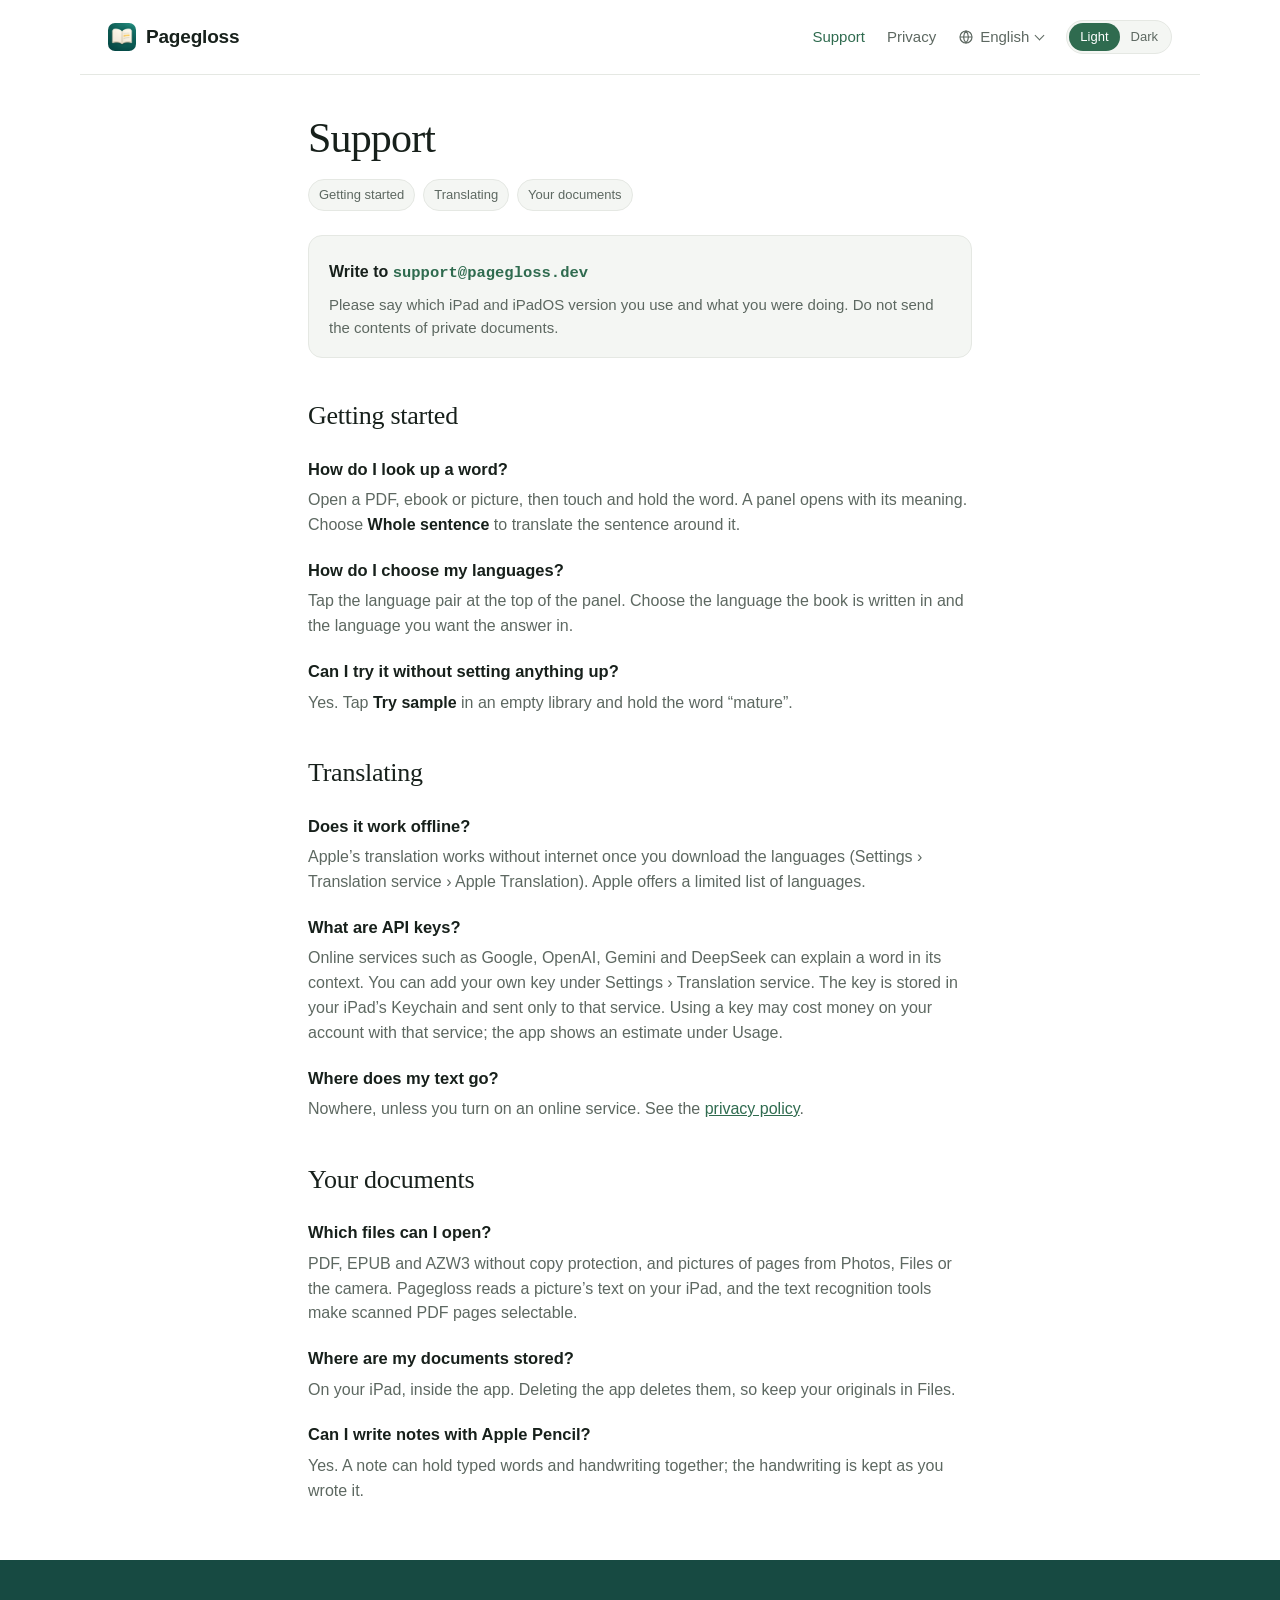
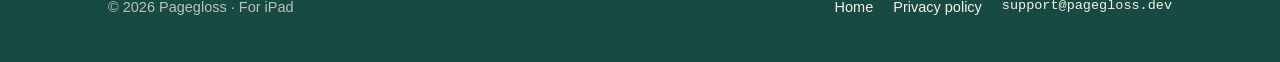
<file: support/index.html>
<!doctype html>
<html lang="en">
<head>
<meta charset="utf-8">
<meta name="viewport" content="width=device-width, initial-scale=1">
<title>Pagegloss Support</title>
<meta name="description" content="Help with Pagegloss, the iPad reader: getting started, translating, your documents, and how to contact support.">
<meta name="theme-color" content="#1d5d52">
<link rel="icon" href="/favicon.ico" sizes="16x16 32x32 48x48">
<link rel="icon" href="/images/icon-48.png" type="image/png" sizes="48x48">
<link rel="icon" href="/images/icon-192.png" type="image/png" sizes="192x192">
<link rel="manifest" href="/site.webmanifest">
<link rel="apple-touch-icon" href="/images/apple-touch-icon.png">
<link rel="alternate" hreflang="zh-Hant" href="https://pagegloss.dev/zh-hant/support/">
<link rel="alternate" hreflang="zh-Hans" href="https://pagegloss.dev/zh-hans/support/">
<link rel="alternate" hreflang="ja" href="https://pagegloss.dev/ja/support/">
<link rel="alternate" hreflang="en" href="https://pagegloss.dev/support/">
<link rel="alternate" hreflang="x-default" href="https://pagegloss.dev/support/">
<link rel="stylesheet" href="/style.css">
<script src="/theme.js"></script>
</head>
<body class="doc-page">

<header>
  <div class="nav">
    <a class="brand" href="/"><img src="/images/icon-64.png" alt="" width="28" height="28">Pagegloss</a>
    <nav>
      <a href="/support/" aria-current="page">Support</a>
      <a href="/privacy/">Privacy</a>
      <details class="lang-menu">
        <summary><svg viewBox="0 0 20 20" fill="none" stroke="currentColor" stroke-width="1.5" aria-hidden="true"><circle cx="10" cy="10" r="7.5"/><path d="M2.5 10h15M10 2.5c2 2.1 3 4.6 3 7.5s-1 5.4-3 7.5c-2-2.1-3-4.6-3-7.5s1-5.4 3-7.5z"/></svg><span class="vh">Language: </span>English</summary>
        <ul>
          <li><a href="/zh-hant/support/" hreflang="zh-Hant" lang="zh-Hant">繁體中文</a></li>
          <li><a href="/zh-hans/support/" hreflang="zh-Hans" lang="zh-Hans">简体中文</a></li>
          <li><a href="/ja/support/" hreflang="ja" lang="ja">日本語</a></li>
          <li><a href="/support/" hreflang="en" lang="en" aria-current="true">English</a></li>
        </ul>
      </details>
      <div class="theme" role="group" aria-label="Appearance">
        <button type="button" data-theme="light" aria-pressed="false">Light</button>
        <button type="button" data-theme="dark" aria-pressed="false">Dark</button>
      </div>
    </nav>
  </div>
</header>

<main class="doc">
  <h1>Support</h1>
  <div class="toc" aria-label="On this page">
    <a href="#getting-started">Getting started</a>
    <a href="#translating">Translating</a>
    <a href="#your-documents">Your documents</a>
  </div>

  <div class="card">
    <p><strong>Write to</strong> <span class="email">support@pagegloss.dev</span></p>
    <p>Please say which iPad and iPadOS version you use and what you were doing. Do not send the contents of private documents.</p>
  </div>

  <h2 id="getting-started">Getting started</h2>
  <h3>How do I look up a word?</h3>
  <p>Open a PDF, ebook or picture, then touch and hold the word. A panel opens with its meaning. Choose <strong>Whole sentence</strong> to translate the sentence around it.</p>
  <h3>How do I choose my languages?</h3>
  <p>Tap the language pair at the top of the panel. Choose the language the book is written in and the language you want the answer in.</p>
  <h3>Can I try it without setting anything up?</h3>
  <p>Yes. Tap <strong>Try sample</strong> in an empty library and hold the word “mature”.</p>

  <h2 id="translating">Translating</h2>
  <h3>Does it work offline?</h3>
  <p>Apple’s translation works without internet once you download the languages (Settings › Translation service › Apple Translation). Apple offers a limited list of languages.</p>
  <h3>What are API keys?</h3>
  <p>Online services such as Google, OpenAI, Gemini and DeepSeek can explain a word in its context. You can add your own key under Settings › Translation service. The key is stored in your iPad’s Keychain and sent only to that service. Using a key may cost money on your account with that service; the app shows an estimate under Usage.</p>
  <h3>Where does my text go?</h3>
  <p>Nowhere, unless you turn on an online service. See the <a href="/privacy/">privacy policy</a>.</p>

  <h2 id="your-documents">Your documents</h2>
  <h3>Which files can I open?</h3>
  <p>PDF, EPUB and AZW3 without copy protection, and pictures of pages from Photos, Files or the camera. Pagegloss reads a picture’s text on your iPad, and the text recognition tools make scanned PDF pages selectable.</p>
  <h3>Where are my documents stored?</h3>
  <p>On your iPad, inside the app. Deleting the app deletes them, so keep your originals in Files.</p>
  <h3>Can I write notes with Apple Pencil?</h3>
  <p>Yes. A note can hold typed words and handwriting together; the handwriting is kept as you wrote it.</p>
</main>

<footer class="foot">
  <div class="foot-in">
    <span>© 2026 Pagegloss · For iPad</span>
    <nav><a href="/">Home</a><a href="/privacy/">Privacy policy</a><span class="mail">support@pagegloss.dev</span></nav>
  </div>
</footer>

</body>
</html>
</file>
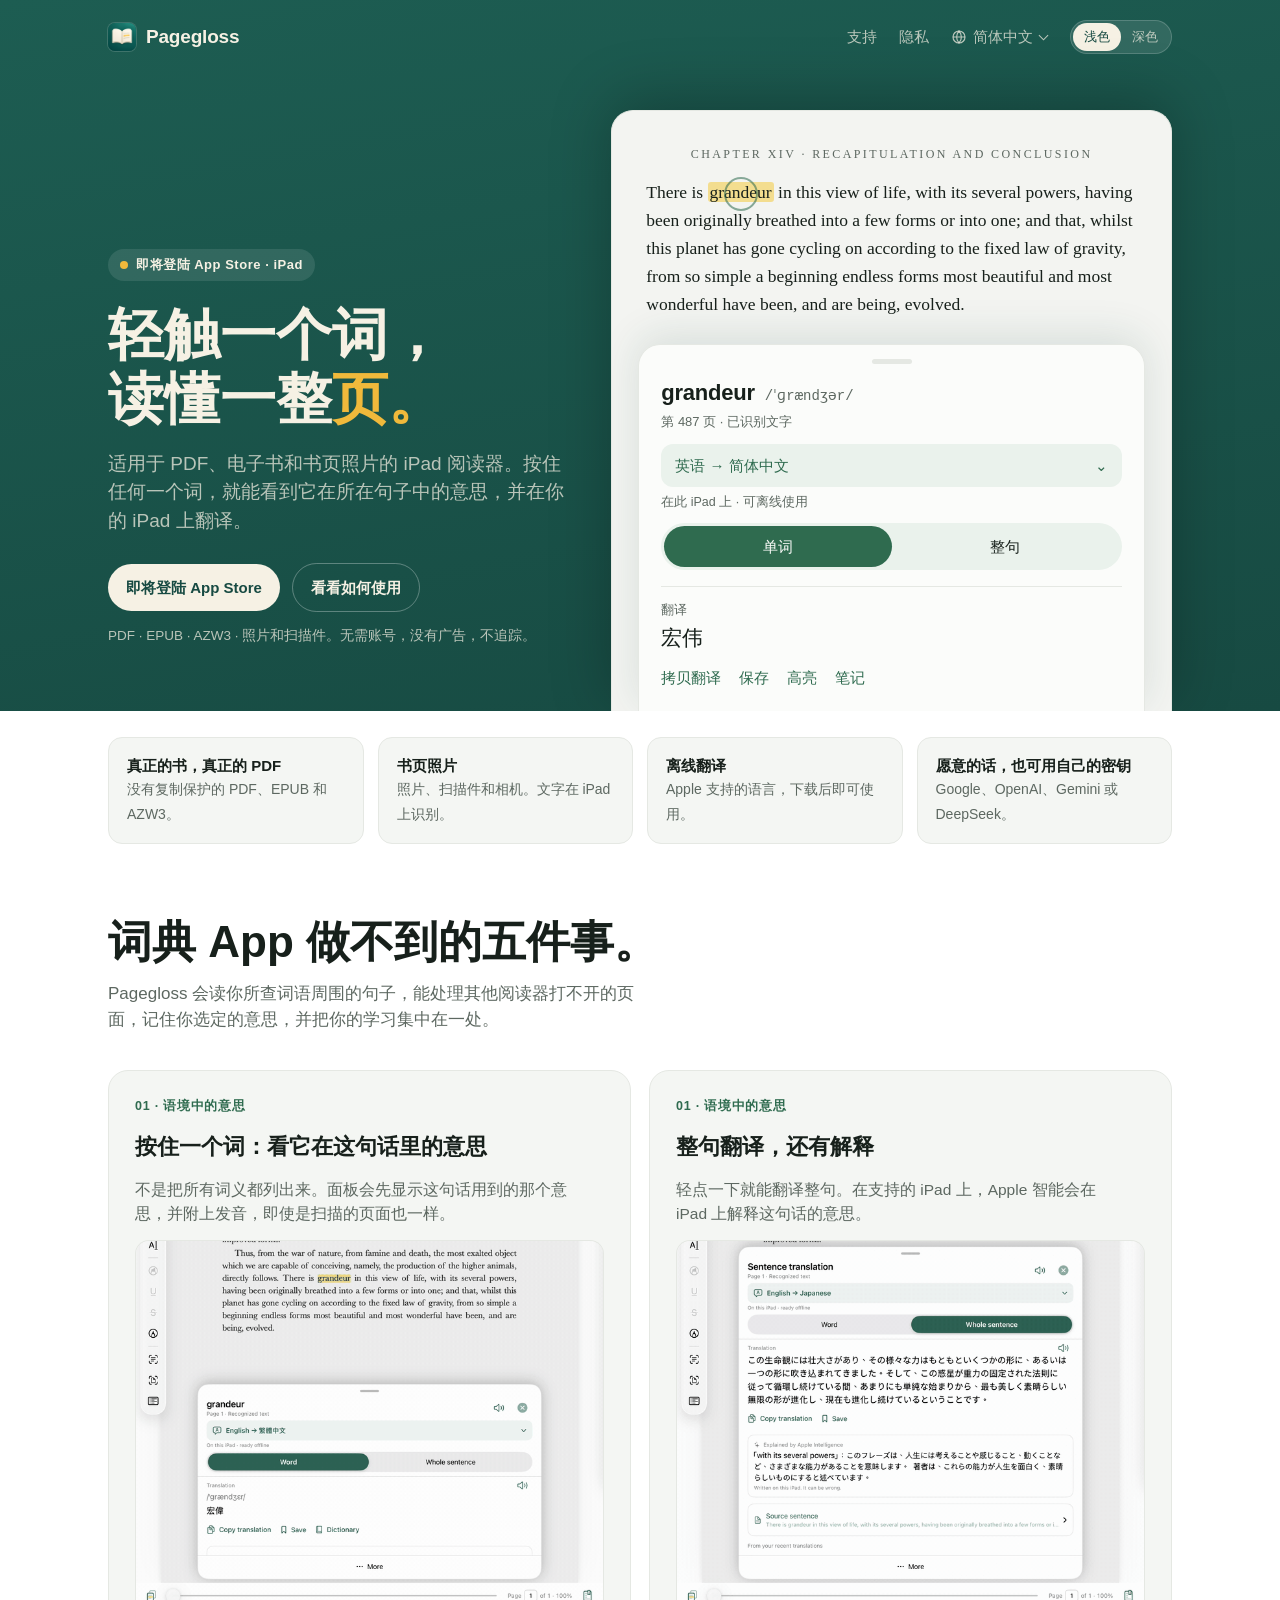
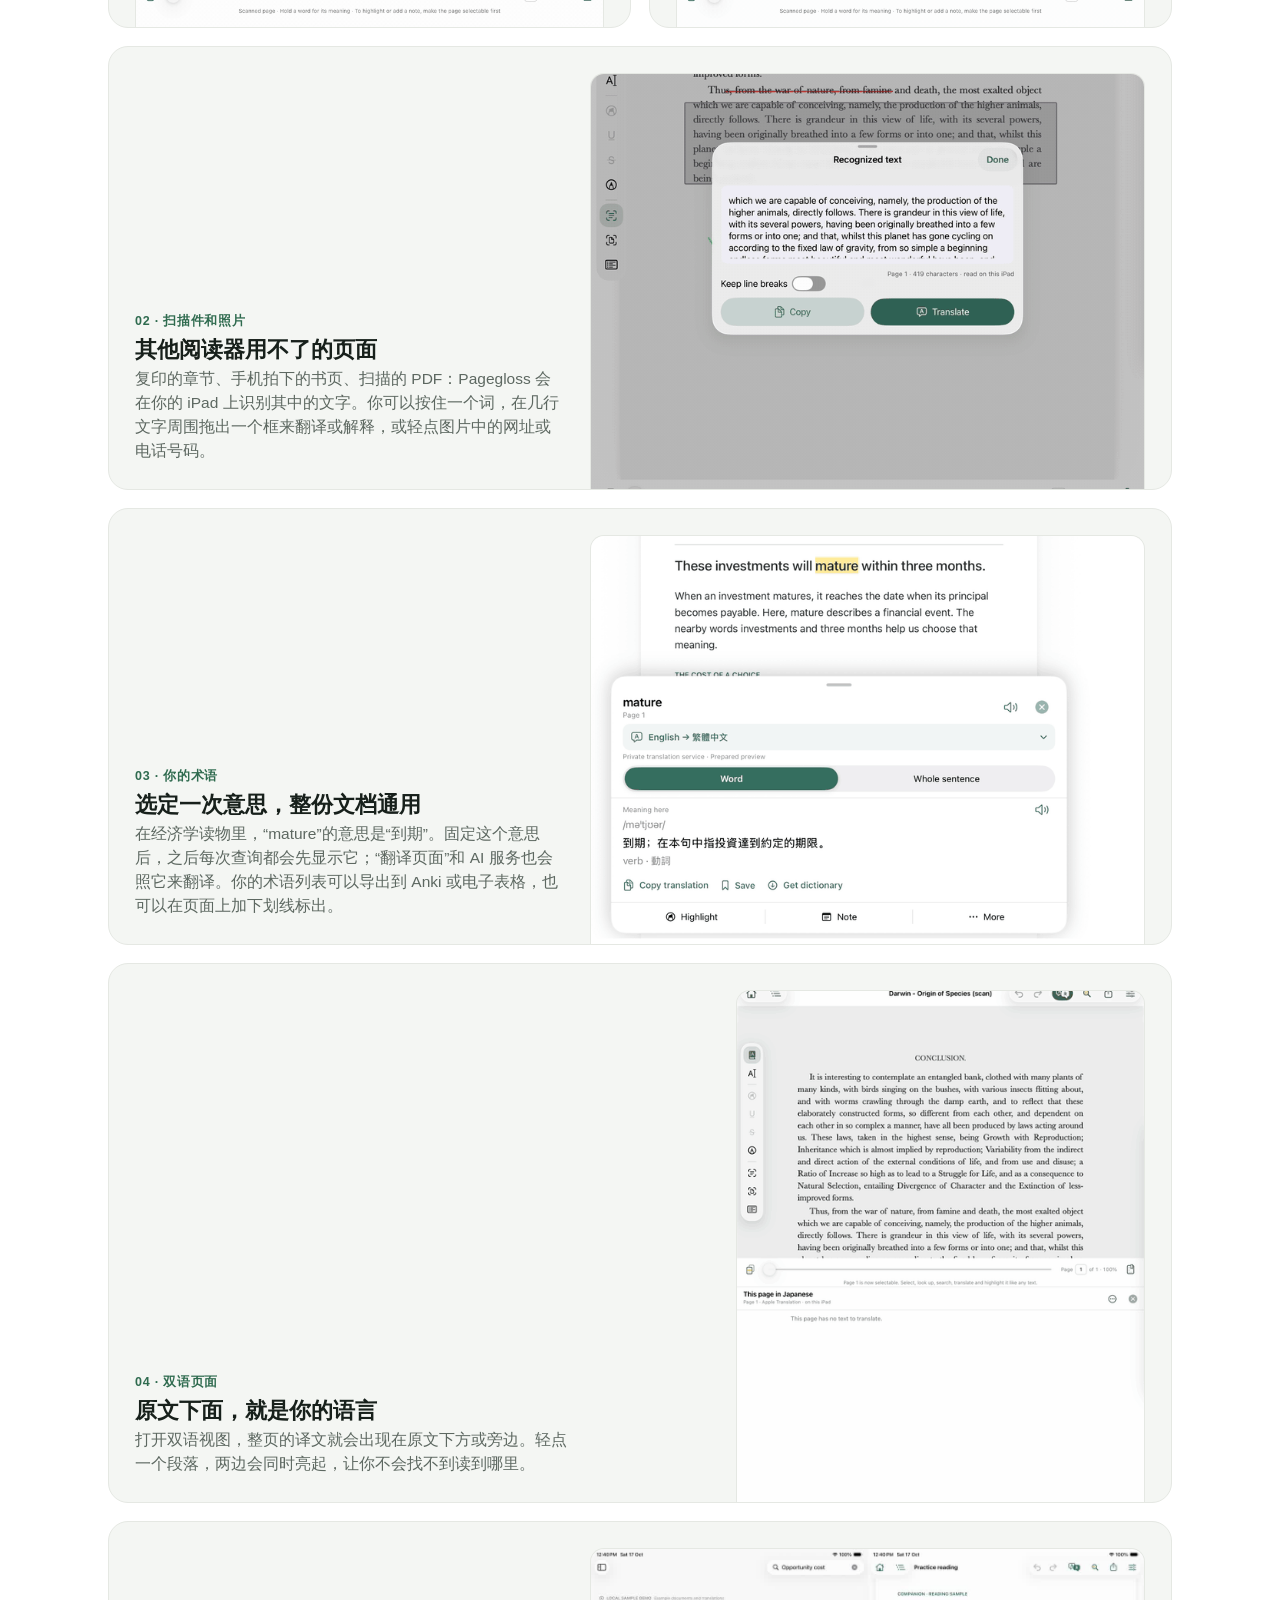
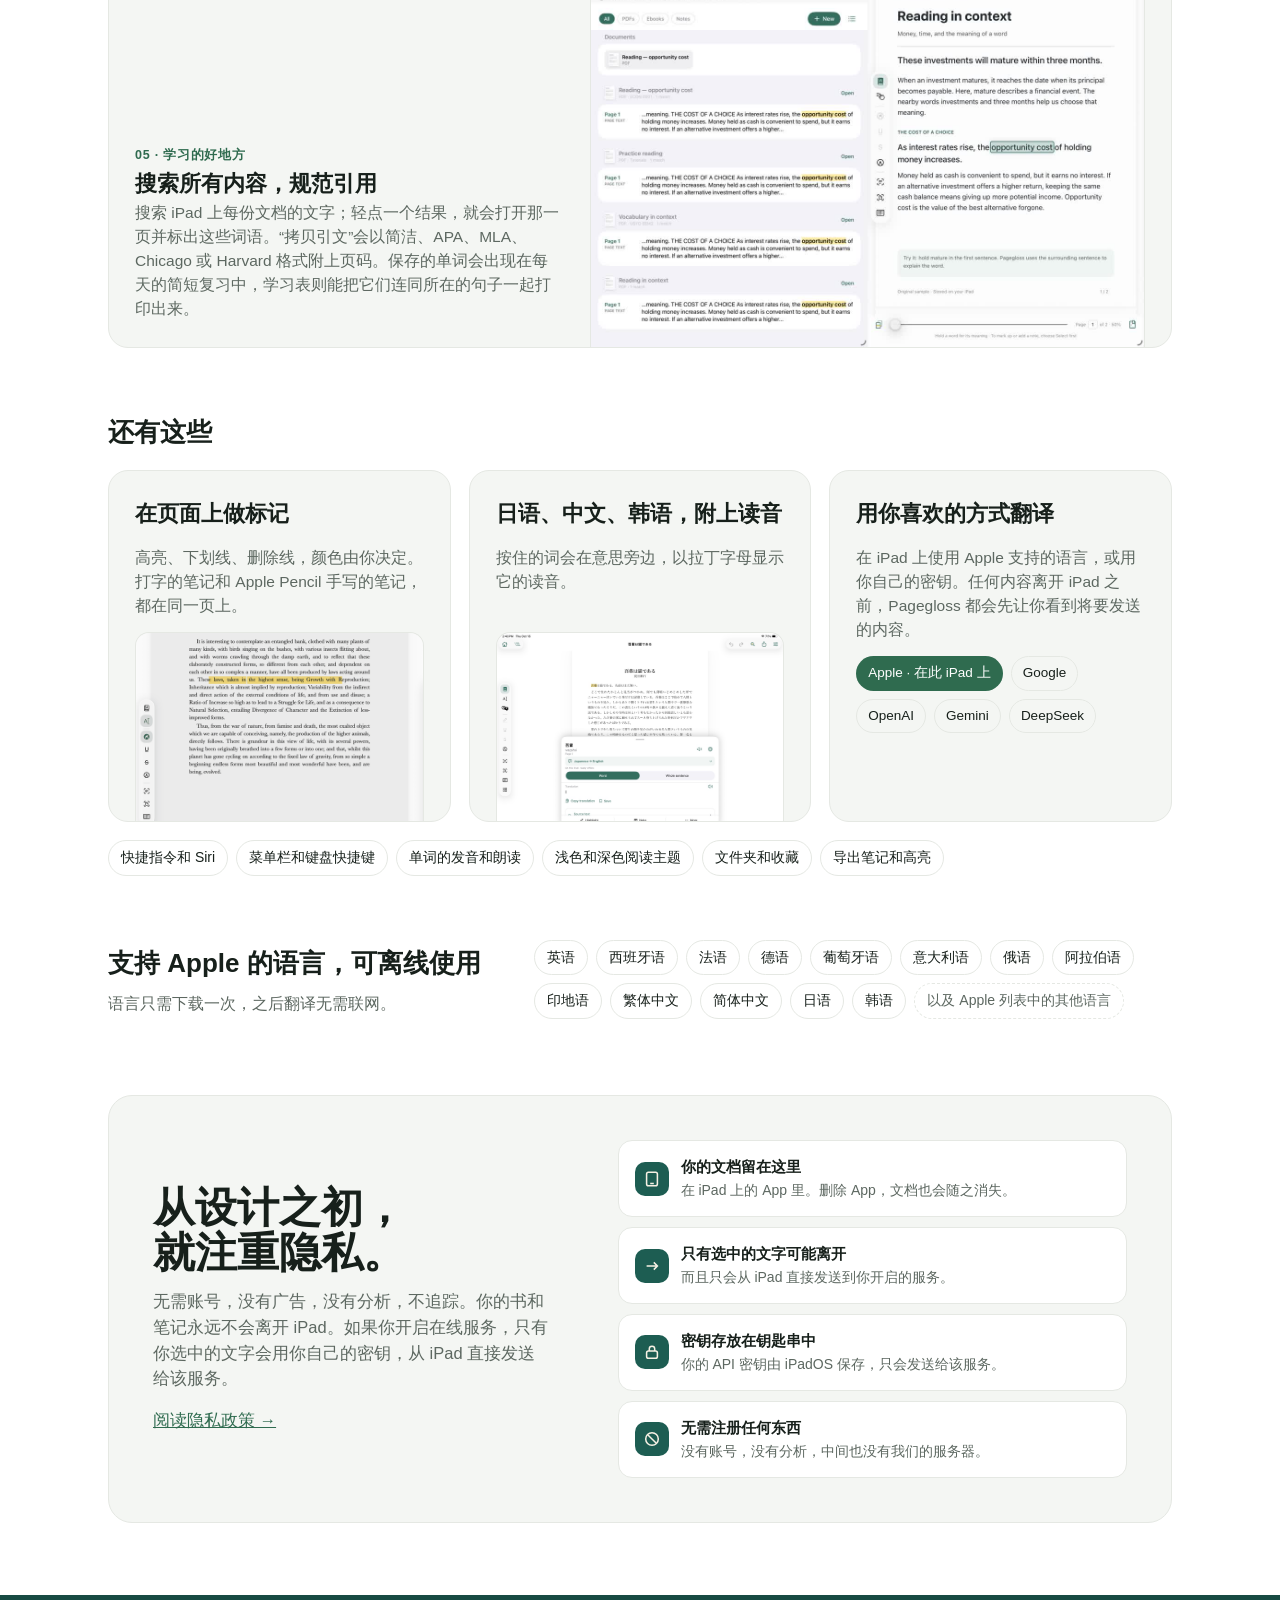
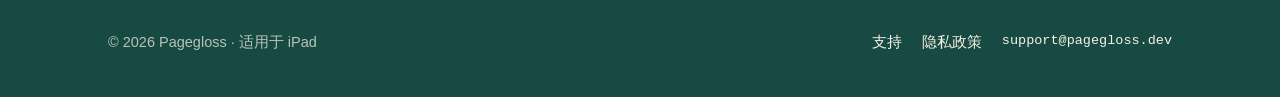
<file: zh-hans/index.html>
<!doctype html>
<html lang="zh-Hans">
<head>
<meta charset="utf-8">
<meta name="viewport" content="width=device-width, initial-scale=1">
<title>Pagegloss · 轻触一个词，读懂一整页。</title>
<meta name="description" content="轻触一个词，读懂一整页。Pagegloss 是一款 iPad 阅读器，适用于 PDF、电子书和书页照片：按住一个词，就能看到它在所在句子中的意思，并在你的 iPad 上翻译。无需账号，没有广告，不追踪。">
<meta name="theme-color" content="#1d5d52">
<link rel="icon" href="/favicon.ico" sizes="16x16 32x32 48x48">
<link rel="icon" href="/images/icon-48.png" type="image/png" sizes="48x48">
<link rel="icon" href="/images/icon-192.png" type="image/png" sizes="192x192">
<link rel="manifest" href="/site.webmanifest">
<link rel="apple-touch-icon" href="/images/apple-touch-icon.png">
<link rel="alternate" hreflang="zh-Hant" href="https://pagegloss.dev/zh-hant/">
<link rel="alternate" hreflang="zh-Hans" href="https://pagegloss.dev/zh-hans/">
<link rel="alternate" hreflang="ja" href="https://pagegloss.dev/ja/">
<link rel="alternate" hreflang="en" href="https://pagegloss.dev/">
<link rel="alternate" hreflang="x-default" href="https://pagegloss.dev/">
<link rel="stylesheet" href="/style.css">
<script src="/theme.js"></script>
</head>
<body>

<header class="sheet">
  <div class="nav">
    <a class="brand" href="/zh-hans/"><img src="/images/icon-64.png" alt="" width="28" height="28">Pagegloss</a>
    <nav>
      <a href="/zh-hans/support/">支持</a>
      <a href="/zh-hans/privacy/">隐私</a>
      <details class="lang-menu">
        <summary><svg viewBox="0 0 20 20" fill="none" stroke="currentColor" stroke-width="1.5" aria-hidden="true"><circle cx="10" cy="10" r="7.5"/><path d="M2.5 10h15M10 2.5c2 2.1 3 4.6 3 7.5s-1 5.4-3 7.5c-2-2.1-3-4.6-3-7.5s1-5.4 3-7.5z"/></svg><span class="vh">语言：</span>简体中文</summary>
        <ul>
          <li><a href="/zh-hant/" hreflang="zh-Hant" lang="zh-Hant">繁體中文</a></li>
          <li><a href="/zh-hans/" hreflang="zh-Hans" lang="zh-Hans" aria-current="true">简体中文</a></li>
          <li><a href="/ja/" hreflang="ja" lang="ja">日本語</a></li>
          <li><a href="/" hreflang="en" lang="en">English</a></li>
        </ul>
      </details>
      <div class="theme" role="group" aria-label="外观">
        <button type="button" data-theme="light" aria-pressed="false">浅色</button>
        <button type="button" data-theme="dark" aria-pressed="false">深色</button>
      </div>
    </nav>
  </div>

  <div class="hero">
    <div class="copy">
      <span class="eyebrow"><i></i>即将登陆 App Store · iPad</span>
      <h1>轻触一个词，<br>读懂一整<span>页。</span></h1>
      <p class="lede">适用于 PDF、电子书和书页照片的 iPad 阅读器。按住任何一个词，就能看到它在所在句子中的意思，并在你的 iPad 上翻译。</p>
      <div class="cta">
        <span class="pill solid">即将登陆 App Store</span>
        <a class="pill ghost" href="#how">看看如何使用</a>
      </div>
      <p class="fine">PDF · EPUB · AZW3 · 照片和扫描件。无需账号，没有广告，不追踪。</p>
    </div>

    <div class="demo" aria-label="按住的词和它的意思，就像在 iPad 上显示的那样">
      <div class="book" lang="en">
        <span class="ch">Chapter XIV · Recapitulation and Conclusion</span>
        There is <span class="held">grandeur<span class="finger"></span></span> in this view of life, with its several powers, having been originally breathed into a few forms or into one; and that, whilst this planet has gone cycling on according to the fixed law of gravity, from so simple a beginning endless forms most beautiful and most wonderful have been, and are being, evolved.
      </div>
      <div class="panel">
        <div class="grip"></div>
        <div class="ptitle"><b lang="en">grandeur</b><span class="ipa">/ˈɡrændʒər/</span></div>
        <div class="psub">第 487 页 · 已识别文字</div>
        <div class="lang"><span>英语 → 简体中文</span><span aria-hidden="true">⌄</span></div>
        <div class="ready">在此 iPad 上 · 可离线使用</div>
        <div class="segc"><span class="on">单词</span><span>整句</span></div>
        <div class="tr"><small>翻译</small><div class="out">宏伟</div></div>
        <div class="acts"><span>拷贝翻译</span><span>保存</span><span>高亮</span><span>笔记</span></div>
      </div>
    </div>
  </div>
</header>

<main>
  <section class="bar" aria-label="要点一览">
    <div><b>真正的书，真正的 PDF</b><span>没有复制保护的 PDF、EPUB 和 AZW3。</span></div>
    <div><b>书页照片</b><span>照片、扫描件和相机。文字在 iPad 上识别。</span></div>
    <div><b>离线翻译</b><span>Apple 支持的语言，下载后即可使用。</span></div>
    <div><b>愿意的话，也可用自己的密钥</b><span>Google、OpenAI、Gemini 或 DeepSeek。</span></div>
  </section>

  <section class="sect" id="how">
    <h2 class="kicker">词典 App 做不到的五件事。</h2>
    <p class="sub">Pagegloss 会读你所查词语周围的句子，能处理其他阅读器打不开的页面，记住你选定的意思，并把你的学习集中在一处。</p>

    <div class="tiles">
      <div class="tile">
        <span class="num">01 · 语境中的意思</span>
        <h3>按住一个词：看它在这句话里的意思</h3>
        <p>不是把所有词义都列出来。面板会先显示这句话用到的那个意思，并附上发音，即使是扫描的页面也一样。</p>
        <div class="shot crop"><img src="/images/hold-word.gif" alt="Pagegloss 中的一页扫描件：按住单词 grandeur，面板升起，显示它的发音和繁体中文意思“宏偉”。" loading="lazy" width="720" height="594"></div>
      </div>
      <div class="tile">
        <span class="num">01 · 语境中的意思</span>
        <h3>整句翻译，还有解释</h3>
        <p>轻点一下就能翻译整句。在支持的 iPad 上，Apple 智能会在 iPad 上解释这句话的意思。</p>
        <div class="shot crop"><img src="/images/sentence.gif" alt="按住单词 grandeur，接着“整句”把句子翻译成日语，并附上 Apple 智能的简短解释。" loading="lazy" width="720" height="594"></div>
      </div>

      <div class="tile wide">
        <div class="row">
          <div class="pad">
            <span class="num">02 · 扫描件和照片</span>
            <h3>其他阅读器用不了的页面</h3>
            <p>复印的章节、手机拍下的书页、扫描的 PDF：Pagegloss 会在你的 iPad 上识别其中的文字。你可以按住一个词，在几行文字周围拖出一个框来翻译或解释，或轻点图片中的网址或电话号码。</p>
          </div>
          <div class="shot"><img src="/images/box-reader.gif" alt="在一页扫描件的一段文字周围拖出一个框，识别出的文字随即出现，“翻译”把它译成日语，并附上 Apple 智能的简短解释。" loading="lazy" width="720" height="540"></div>
        </div>
      </div>

      <div class="tile wide">
        <div class="row">
          <div class="pad">
            <span class="num">03 · 你的术语</span>
            <h3>选定一次意思，整份文档通用</h3>
            <p>在经济学读物里，“mature”的意思是“到期”。固定这个意思后，之后每次查询都会先显示它；“翻译页面”和 AI 服务也会照它来翻译。你的术语列表可以导出到 Anki 或电子表格，也可以在页面上加下划线标出。</p>
          </div>
          <div class="shot"><img src="/images/terms.gif" alt="按住单词 mature；在“更多”中选择“在此文稿中使用这个意思”，打开一张意思为“到期”的卡片，点按“固定”后，面板会先显示“你的术语”。" loading="lazy" width="720" height="532"></div>
        </div>
      </div>

      <div class="tile wide">
        <div class="row tall">
          <div class="pad">
            <span class="num">04 · 双语页面</span>
            <h3>原文下面，就是你的语言</h3>
            <p>打开双语视图，整页的译文就会出现在原文下方或旁边。轻点一个段落，两边会同时亮起，让你不会找不到读到哪里。</p>
          </div>
          <div class="shot"><img src="/images/bilingual.gif" alt="一页扫描件下方出现此页的日语译文；使页面可选后，轻点一个段落，原页和日语译文中的这一段会同时亮起。" loading="lazy" width="480" height="602"></div>
        </div>
      </div>

      <div class="tile wide">
        <div class="row">
          <div class="pad">
            <span class="num">05 · 学习的好地方</span>
            <h3>搜索所有内容，规范引用</h3>
            <p>搜索 iPad 上每份文档的文字；轻点一个结果，就会打开那一页并标出这些词语。“拷贝引文”会以简洁、APA、MLA、Chicago 或 Harvard 格式附上页码。保存的单词会出现在每天的简短复习中，学习表则能把它们连同所在的句子一起打印出来。</p>
          </div>
          <div class="shot"><img src="/images/search.jpg" alt="在资料库中搜索 opportunity cost，匹配结果按文档分组列出；选中的结果会打开 PDF，并框出这些词语。" loading="lazy" width="1200" height="864"></div>
        </div>
      </div>
    </div>

    <h3 class="also">还有这些</h3>
    <div class="tiles">
      <div class="tile third">
        <h3>在页面上做标记</h3>
        <p>高亮、下划线、删除线，颜色由你决定。打字的笔记和 Apple Pencil 手写的笔记，都在同一页上。</p>
        <div class="shot crop top"><img src="/images/marks.gif" alt="在一页扫描件上，一个短语被高亮、一行加上下划线、几个词被划掉，接着用 Apple Pencil 写下单词 reading。" loading="lazy" width="640" height="420"></div>
      </div>
      <div class="tile third">
        <h3>日语、中文、韩语，附上读音</h3>
        <p>按住的词会在意思旁边，以拉丁字母显示它的读音。</p>
        <div class="shot crop top"><img src="/images/japanese.jpg" alt="一页日语文字，按住“吾輩”一词，显示读音 wagahai 和英语翻译 I。" loading="lazy" width="1400" height="1050"></div>
      </div>
      <div class="tile third">
        <h3>用你喜欢的方式翻译</h3>
        <p>在 iPad 上使用 Apple 支持的语言，或用你自己的密钥。任何内容离开 iPad 之前，Pagegloss 都会先让你看到将要发送的内容。</p>
        <div class="svc"><span class="on">Apple · 在此 iPad 上</span><span>Google</span><span>OpenAI</span><span>Gemini</span><span>DeepSeek</span></div>
      </div>
    </div>
    <div class="chips extras" aria-label="更多功能"><span>快捷指令和 Siri</span><span>菜单栏和键盘快捷键</span><span>单词的发音和朗读</span><span>浅色和深色阅读主题</span><span>文件夹和收藏</span><span>导出笔记和高亮</span></div>

    <div class="langs">
      <div>
        <h3>支持 Apple 的语言，可离线使用</h3>
        <p>语言只需下载一次，之后翻译无需联网。</p>
      </div>
      <div class="chips"><span>英语</span><span>西班牙语</span><span>法语</span><span>德语</span><span>葡萄牙语</span><span>意大利语</span><span>俄语</span><span>阿拉伯语</span><span>印地语</span><span>繁体中文</span><span>简体中文</span><span>日语</span><span>韩语</span><span class="more">以及 Apple 列表中的其他语言</span></div>
    </div>
  </section>

  <section class="privacy">
    <div class="privacy-card">
      <div>
        <h2>从设计之初，就注重隐私。</h2>
        <p>无需账号，没有广告，没有分析，不追踪。你的书和笔记永远不会离开 iPad。如果你开启在线服务，只有你选中的文字会用你自己的密钥，从 iPad 直接发送给该服务。</p>
        <p style="margin-top:16px"><a href="/zh-hans/privacy/">阅读隐私政策 →</a></p>
      </div>
      <ul class="flow">
        <li><span class="ic"><svg viewBox="0 0 20 20" fill="none" stroke="currentColor" stroke-width="1.7" aria-hidden="true"><rect x="4" y="2.5" width="12" height="15" rx="2"/><path d="M8 15h4"/></svg></span><div><b>你的文档留在这里</b><span>在 iPad 上的 App 里。删除 App，文档也会随之消失。</span></div></li>
        <li><span class="ic"><svg viewBox="0 0 20 20" fill="none" stroke="currentColor" stroke-width="1.7" aria-hidden="true"><path d="M4 10h12M12 6l4 4-4 4"/></svg></span><div><b>只有选中的文字可能离开</b><span>而且只会从 iPad 直接发送到你开启的服务。</span></div></li>
        <li><span class="ic"><svg viewBox="0 0 20 20" fill="none" stroke="currentColor" stroke-width="1.7" aria-hidden="true"><rect x="4" y="9" width="12" height="8" rx="2"/><path d="M7 9V6.5a3 3 0 0 1 6 0V9"/></svg></span><div><b>密钥存放在钥匙串中</b><span>你的 API 密钥由 iPadOS 保存，只会发送给该服务。</span></div></li>
        <li><span class="ic"><svg viewBox="0 0 20 20" fill="none" stroke="currentColor" stroke-width="1.7" aria-hidden="true"><circle cx="10" cy="10" r="7"/><path d="M5.5 5.5l9 9"/></svg></span><div><b>无需注册任何东西</b><span>没有账号，没有分析，中间也没有我们的服务器。</span></div></li>
      </ul>
    </div>
  </section>
</main>

<footer class="foot">
  <div class="foot-in">
    <span>© 2026 Pagegloss · 适用于 iPad</span>
    <nav><a href="/zh-hans/support/">支持</a><a href="/zh-hans/privacy/">隐私政策</a><span class="mail">support@pagegloss.dev</span></nav>
  </div>
</footer>

</body>
</html>
</file>
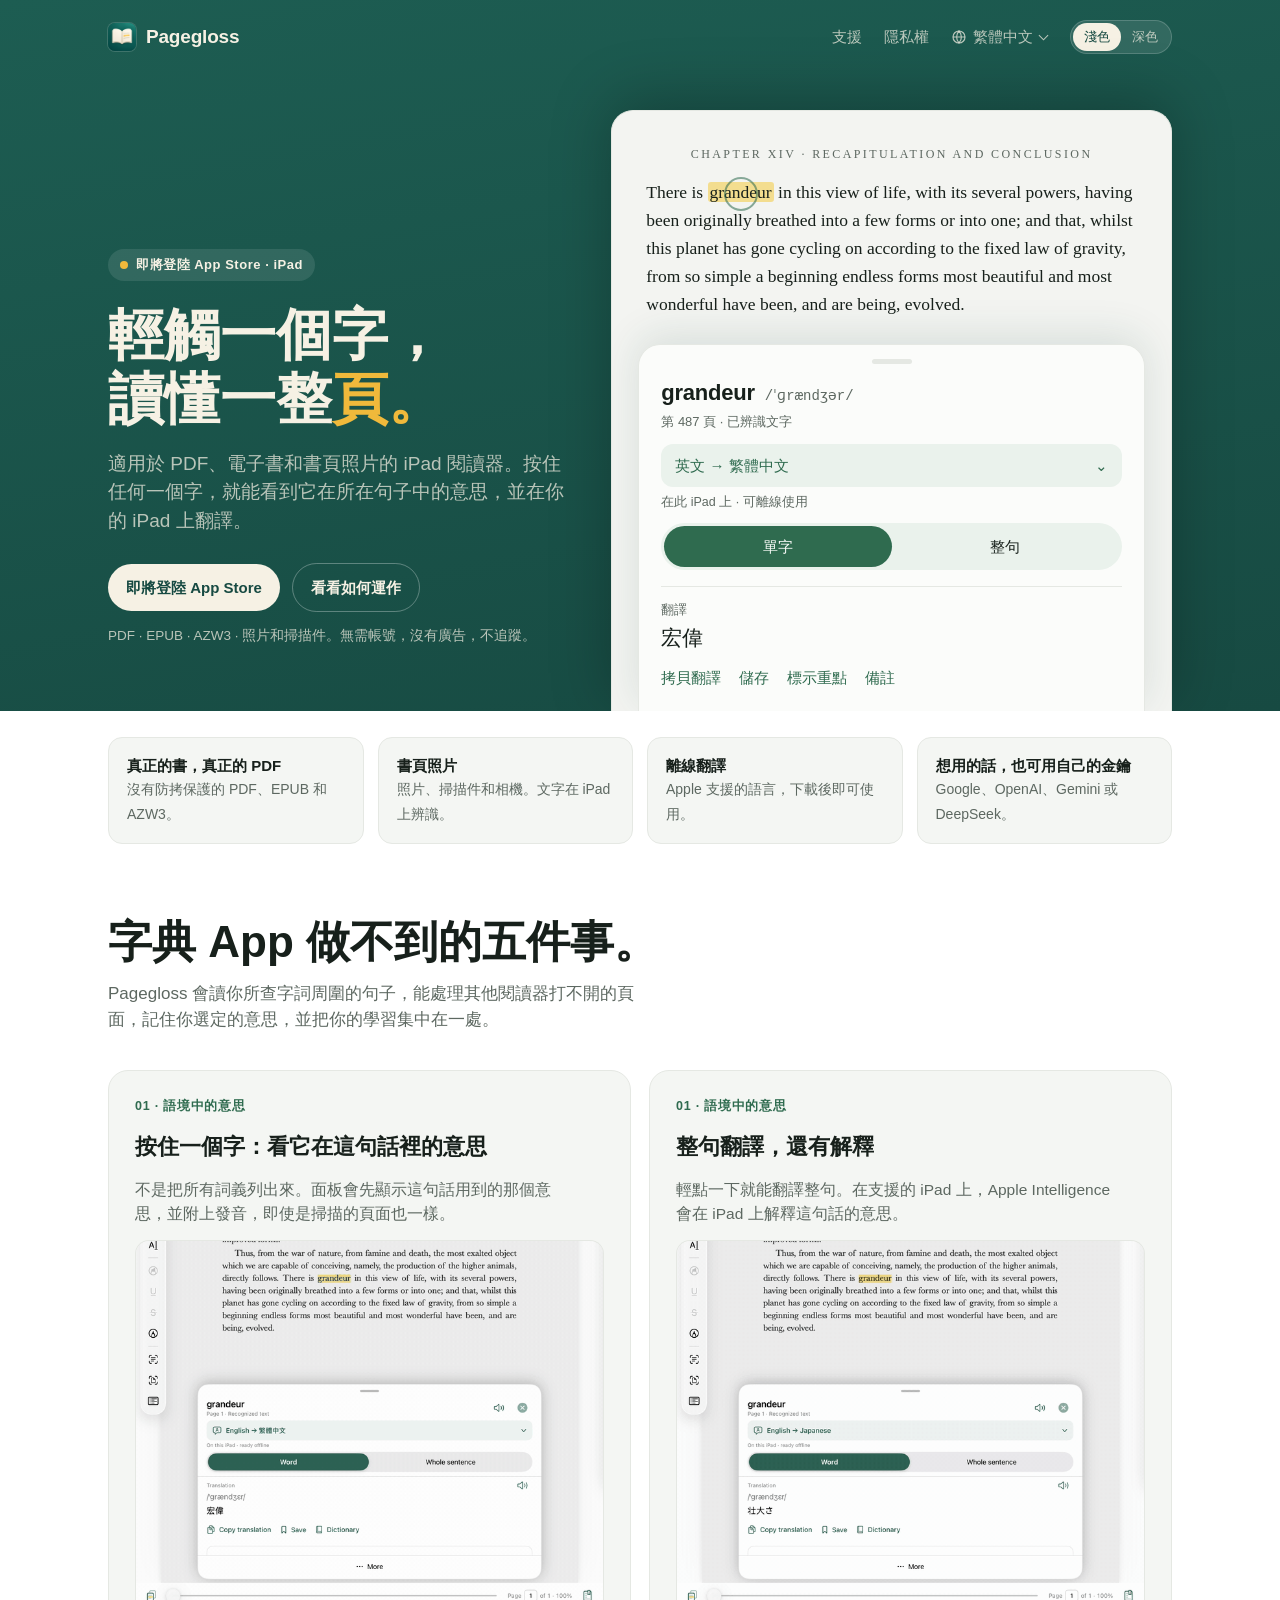
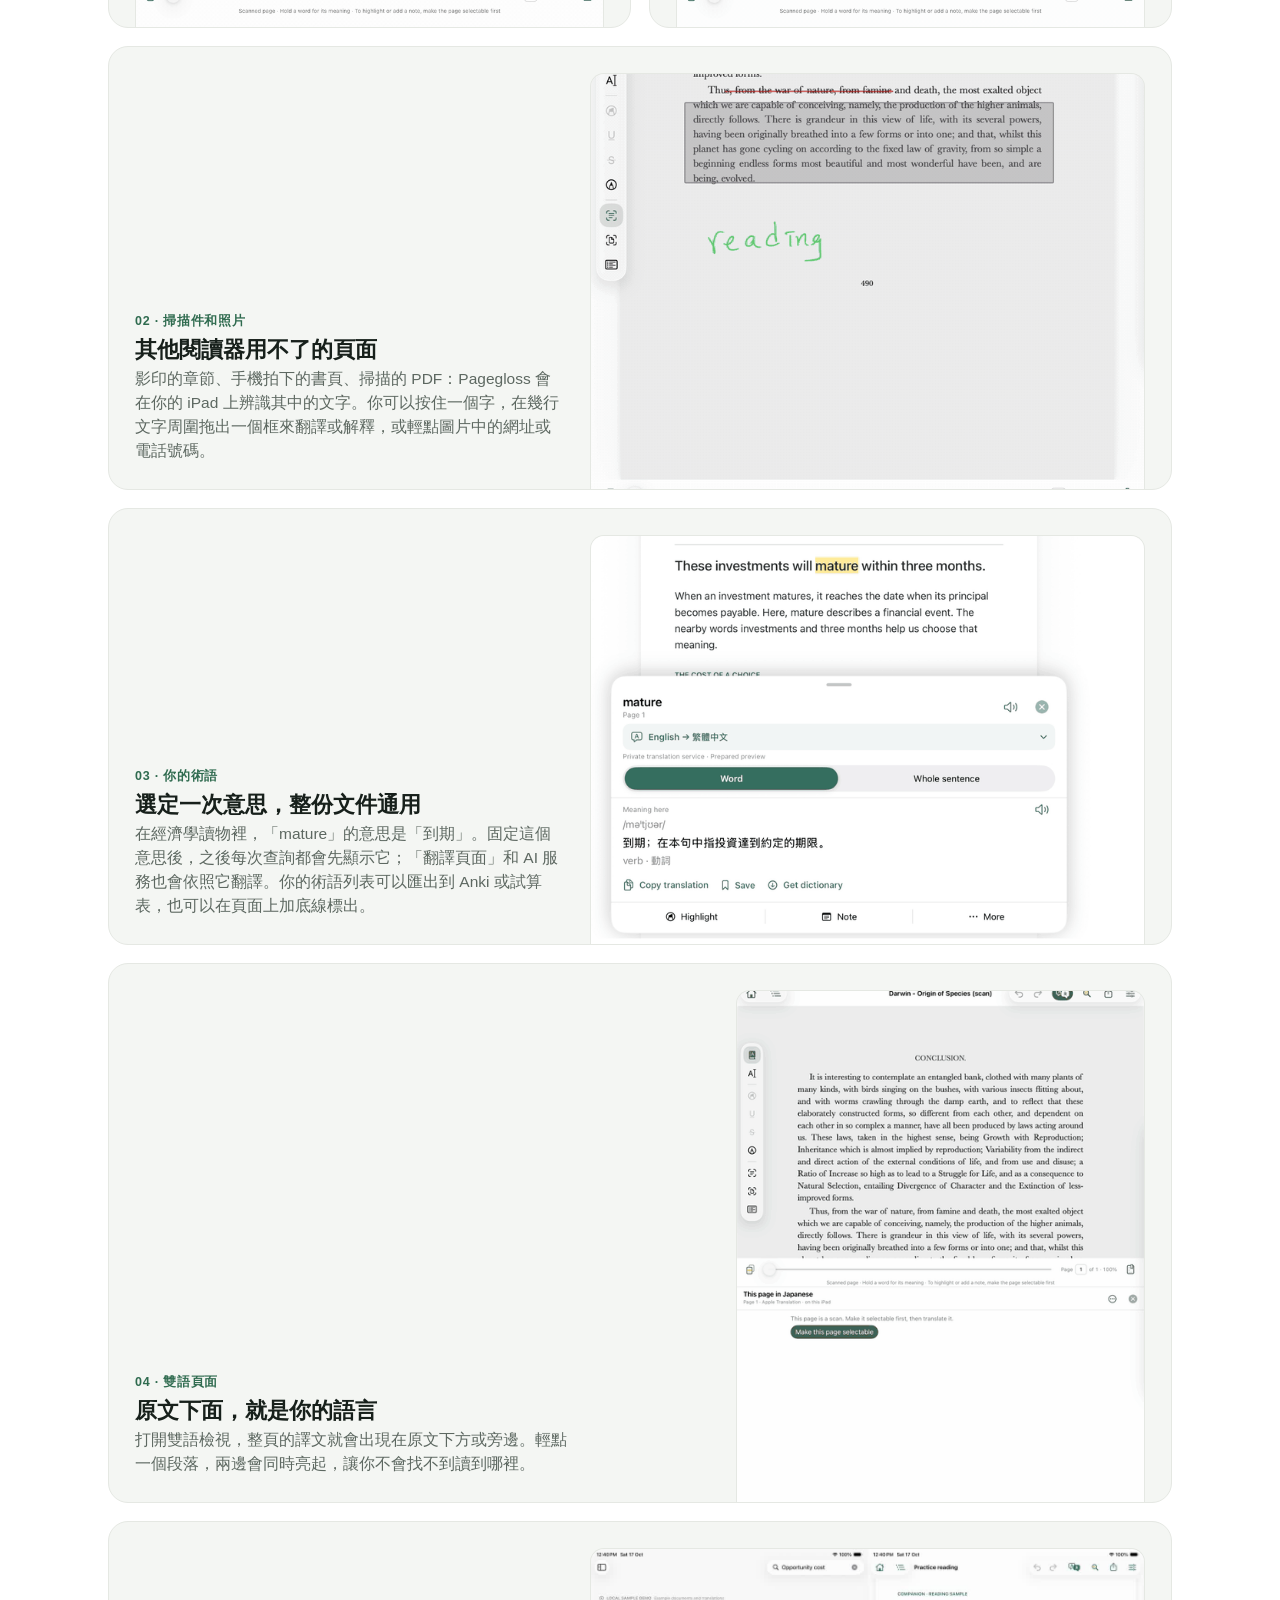
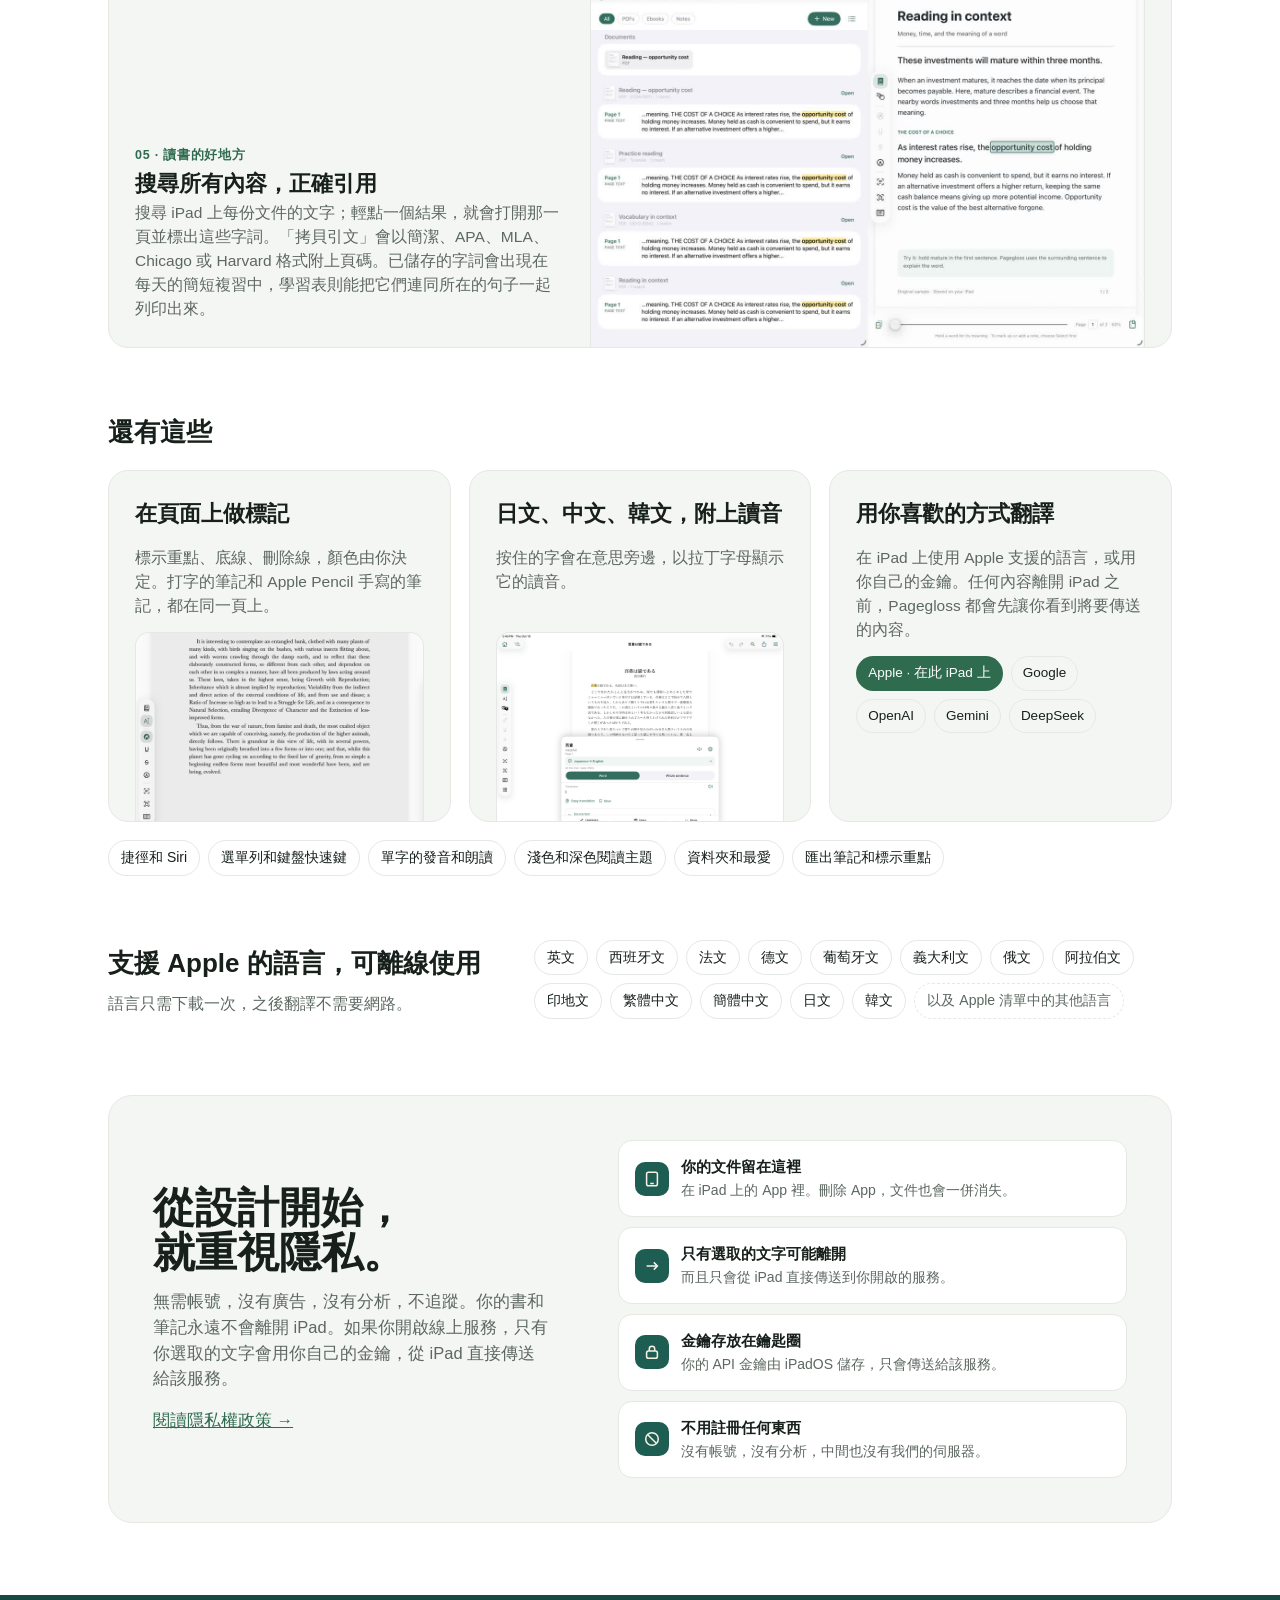
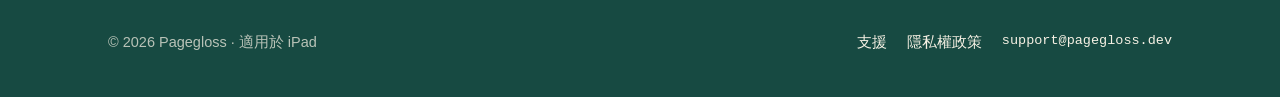
<file: zh-hant/index.html>
<!doctype html>
<html lang="zh-Hant">
<head>
<meta charset="utf-8">
<meta name="viewport" content="width=device-width, initial-scale=1">
<title>Pagegloss · 輕觸一個字，讀懂一整頁。</title>
<meta name="description" content="輕觸一個字，讀懂一整頁。Pagegloss 是一款 iPad 閱讀器，適用於 PDF、電子書和書頁照片：按住一個字，就能看到它在所在句子中的意思，並在你的 iPad 上翻譯。無需帳號，沒有廣告，不追蹤。">
<meta name="theme-color" content="#1d5d52">
<link rel="icon" href="/favicon.ico" sizes="16x16 32x32 48x48">
<link rel="icon" href="/images/icon-48.png" type="image/png" sizes="48x48">
<link rel="icon" href="/images/icon-192.png" type="image/png" sizes="192x192">
<link rel="manifest" href="/site.webmanifest">
<link rel="apple-touch-icon" href="/images/apple-touch-icon.png">
<link rel="alternate" hreflang="zh-Hant" href="https://pagegloss.dev/zh-hant/">
<link rel="alternate" hreflang="zh-Hans" href="https://pagegloss.dev/zh-hans/">
<link rel="alternate" hreflang="ja" href="https://pagegloss.dev/ja/">
<link rel="alternate" hreflang="en" href="https://pagegloss.dev/">
<link rel="alternate" hreflang="x-default" href="https://pagegloss.dev/">
<link rel="stylesheet" href="/style.css">
<script src="/theme.js"></script>
</head>
<body>

<header class="sheet">
  <div class="nav">
    <a class="brand" href="/zh-hant/"><img src="/images/icon-64.png" alt="" width="28" height="28">Pagegloss</a>
    <nav>
      <a href="/zh-hant/support/">支援</a>
      <a href="/zh-hant/privacy/">隱私權</a>
      <details class="lang-menu">
        <summary><svg viewBox="0 0 20 20" fill="none" stroke="currentColor" stroke-width="1.5" aria-hidden="true"><circle cx="10" cy="10" r="7.5"/><path d="M2.5 10h15M10 2.5c2 2.1 3 4.6 3 7.5s-1 5.4-3 7.5c-2-2.1-3-4.6-3-7.5s1-5.4 3-7.5z"/></svg><span class="vh">語言：</span>繁體中文</summary>
        <ul>
          <li><a href="/zh-hant/" hreflang="zh-Hant" lang="zh-Hant" aria-current="true">繁體中文</a></li>
          <li><a href="/zh-hans/" hreflang="zh-Hans" lang="zh-Hans">简体中文</a></li>
          <li><a href="/ja/" hreflang="ja" lang="ja">日本語</a></li>
          <li><a href="/" hreflang="en" lang="en">English</a></li>
        </ul>
      </details>
      <div class="theme" role="group" aria-label="外觀">
        <button type="button" data-theme="light" aria-pressed="false">淺色</button>
        <button type="button" data-theme="dark" aria-pressed="false">深色</button>
      </div>
    </nav>
  </div>

  <div class="hero">
    <div class="copy">
      <span class="eyebrow"><i></i>即將登陸 App Store · iPad</span>
      <h1>輕觸一個字，<br>讀懂一整<span>頁。</span></h1>
      <p class="lede">適用於 PDF、電子書和書頁照片的 iPad 閱讀器。按住任何一個字，就能看到它在所在句子中的意思，並在你的 iPad 上翻譯。</p>
      <div class="cta">
        <span class="pill solid">即將登陸 App Store</span>
        <a class="pill ghost" href="#how">看看如何運作</a>
      </div>
      <p class="fine">PDF · EPUB · AZW3 · 照片和掃描件。無需帳號，沒有廣告，不追蹤。</p>
    </div>

    <div class="demo" aria-label="按住的字和它的意思，就像在 iPad 上顯示的一樣">
      <div class="book" lang="en">
        <span class="ch">Chapter XIV · Recapitulation and Conclusion</span>
        There is <span class="held">grandeur<span class="finger"></span></span> in this view of life, with its several powers, having been originally breathed into a few forms or into one; and that, whilst this planet has gone cycling on according to the fixed law of gravity, from so simple a beginning endless forms most beautiful and most wonderful have been, and are being, evolved.
      </div>
      <div class="panel">
        <div class="grip"></div>
        <div class="ptitle"><b lang="en">grandeur</b><span class="ipa">/ˈɡrændʒər/</span></div>
        <div class="psub">第 487 頁 · 已辨識文字</div>
        <div class="lang"><span>英文 → 繁體中文</span><span aria-hidden="true">⌄</span></div>
        <div class="ready">在此 iPad 上 · 可離線使用</div>
        <div class="segc"><span class="on">單字</span><span>整句</span></div>
        <div class="tr"><small>翻譯</small><div class="out">宏偉</div></div>
        <div class="acts"><span>拷貝翻譯</span><span>儲存</span><span>標示重點</span><span>備註</span></div>
      </div>
    </div>
  </div>
</header>

<main>
  <section class="bar" aria-label="重點一覽">
    <div><b>真正的書，真正的 PDF</b><span>沒有防拷保護的 PDF、EPUB 和 AZW3。</span></div>
    <div><b>書頁照片</b><span>照片、掃描件和相機。文字在 iPad 上辨識。</span></div>
    <div><b>離線翻譯</b><span>Apple 支援的語言，下載後即可使用。</span></div>
    <div><b>想用的話，也可用自己的金鑰</b><span>Google、OpenAI、Gemini 或 DeepSeek。</span></div>
  </section>

  <section class="sect" id="how">
    <h2 class="kicker">字典 App 做不到的五件事。</h2>
    <p class="sub">Pagegloss 會讀你所查字詞周圍的句子，能處理其他閱讀器打不開的頁面，記住你選定的意思，並把你的學習集中在一處。</p>

    <div class="tiles">
      <div class="tile">
        <span class="num">01 · 語境中的意思</span>
        <h3>按住一個字：看它在這句話裡的意思</h3>
        <p>不是把所有詞義列出來。面板會先顯示這句話用到的那個意思，並附上發音，即使是掃描的頁面也一樣。</p>
        <div class="shot crop"><img src="/images/hold-word.gif" alt="Pagegloss 中的一頁掃描件：按住 grandeur 一字，面板升起，顯示它的發音和繁體中文意思「宏偉」。" loading="lazy" width="720" height="594"></div>
      </div>
      <div class="tile">
        <span class="num">01 · 語境中的意思</span>
        <h3>整句翻譯，還有解釋</h3>
        <p>輕點一下就能翻譯整句。在支援的 iPad 上，Apple Intelligence 會在 iPad 上解釋這句話的意思。</p>
        <div class="shot crop"><img src="/images/sentence.gif" alt="按住 grandeur 一字，接著「整句」把句子翻譯成日文，並附上 Apple Intelligence 的簡短解釋。" loading="lazy" width="720" height="594"></div>
      </div>

      <div class="tile wide">
        <div class="row">
          <div class="pad">
            <span class="num">02 · 掃描件和照片</span>
            <h3>其他閱讀器用不了的頁面</h3>
            <p>影印的章節、手機拍下的書頁、掃描的 PDF：Pagegloss 會在你的 iPad 上辨識其中的文字。你可以按住一個字，在幾行文字周圍拖出一個框來翻譯或解釋，或輕點圖片中的網址或電話號碼。</p>
          </div>
          <div class="shot"><img src="/images/box-reader.gif" alt="在一頁掃描件的一段文字周圍拖出一個框，辨識出的文字隨即出現，「翻譯」把它譯成日文，並附上 Apple Intelligence 的簡短解釋。" loading="lazy" width="720" height="540"></div>
        </div>
      </div>

      <div class="tile wide">
        <div class="row">
          <div class="pad">
            <span class="num">03 · 你的術語</span>
            <h3>選定一次意思，整份文件通用</h3>
            <p>在經濟學讀物裡，「mature」的意思是「到期」。固定這個意思後，之後每次查詢都會先顯示它；「翻譯頁面」和 AI 服務也會依照它翻譯。你的術語列表可以匯出到 Anki 或試算表，也可以在頁面上加底線標出。</p>
          </div>
          <div class="shot"><img src="/images/terms.gif" alt="按住 mature 一字；在「更多」中選擇「在此文件中使用這個意思」，開啟一張意思為「到期」的卡片，按下「固定」後，面板會先顯示「你的術語」。" loading="lazy" width="720" height="532"></div>
        </div>
      </div>

      <div class="tile wide">
        <div class="row tall">
          <div class="pad">
            <span class="num">04 · 雙語頁面</span>
            <h3>原文下面，就是你的語言</h3>
            <p>打開雙語檢視，整頁的譯文就會出現在原文下方或旁邊。輕點一個段落，兩邊會同時亮起，讓你不會找不到讀到哪裡。</p>
          </div>
          <div class="shot"><img src="/images/bilingual.gif" alt="一頁掃描件下方出現這一頁的日文譯文；讓頁面可選取後，輕點一個段落，原頁和日文譯文中的這一段會同時亮起。" loading="lazy" width="480" height="602"></div>
        </div>
      </div>

      <div class="tile wide">
        <div class="row">
          <div class="pad">
            <span class="num">05 · 讀書的好地方</span>
            <h3>搜尋所有內容，正確引用</h3>
            <p>搜尋 iPad 上每份文件的文字；輕點一個結果，就會打開那一頁並標出這些字詞。「拷貝引文」會以簡潔、APA、MLA、Chicago 或 Harvard 格式附上頁碼。已儲存的字詞會出現在每天的簡短複習中，學習表則能把它們連同所在的句子一起列印出來。</p>
          </div>
          <div class="shot"><img src="/images/search.jpg" alt="在資料庫中搜尋 opportunity cost，符合的結果依文件分組列出；選中的結果會打開 PDF，並框出這些字詞。" loading="lazy" width="1200" height="864"></div>
        </div>
      </div>
    </div>

    <h3 class="also">還有這些</h3>
    <div class="tiles">
      <div class="tile third">
        <h3>在頁面上做標記</h3>
        <p>標示重點、底線、刪除線，顏色由你決定。打字的筆記和 Apple Pencil 手寫的筆記，都在同一頁上。</p>
        <div class="shot crop top"><img src="/images/marks.gif" alt="在一頁掃描件上，一個片語被標示重點、一行加上底線、幾個字被刪除，接著用 Apple Pencil 寫下 reading 一字。" loading="lazy" width="640" height="420"></div>
      </div>
      <div class="tile third">
        <h3>日文、中文、韓文，附上讀音</h3>
        <p>按住的字會在意思旁邊，以拉丁字母顯示它的讀音。</p>
        <div class="shot crop top"><img src="/images/japanese.jpg" alt="一頁日文，按住「吾輩」一詞，顯示讀音 wagahai 和英文翻譯 I。" loading="lazy" width="1400" height="1050"></div>
      </div>
      <div class="tile third">
        <h3>用你喜歡的方式翻譯</h3>
        <p>在 iPad 上使用 Apple 支援的語言，或用你自己的金鑰。任何內容離開 iPad 之前，Pagegloss 都會先讓你看到將要傳送的內容。</p>
        <div class="svc"><span class="on">Apple · 在此 iPad 上</span><span>Google</span><span>OpenAI</span><span>Gemini</span><span>DeepSeek</span></div>
      </div>
    </div>
    <div class="chips extras" aria-label="更多功能"><span>捷徑和 Siri</span><span>選單列和鍵盤快速鍵</span><span>單字的發音和朗讀</span><span>淺色和深色閱讀主題</span><span>資料夾和最愛</span><span>匯出筆記和標示重點</span></div>

    <div class="langs">
      <div>
        <h3>支援 Apple 的語言，可離線使用</h3>
        <p>語言只需下載一次，之後翻譯不需要網路。</p>
      </div>
      <div class="chips"><span>英文</span><span>西班牙文</span><span>法文</span><span>德文</span><span>葡萄牙文</span><span>義大利文</span><span>俄文</span><span>阿拉伯文</span><span>印地文</span><span>繁體中文</span><span>簡體中文</span><span>日文</span><span>韓文</span><span class="more">以及 Apple 清單中的其他語言</span></div>
    </div>
  </section>

  <section class="privacy">
    <div class="privacy-card">
      <div>
        <h2>從設計開始，就重視隱私。</h2>
        <p>無需帳號，沒有廣告，沒有分析，不追蹤。你的書和筆記永遠不會離開 iPad。如果你開啟線上服務，只有你選取的文字會用你自己的金鑰，從 iPad 直接傳送給該服務。</p>
        <p style="margin-top:16px"><a href="/zh-hant/privacy/">閱讀隱私權政策 →</a></p>
      </div>
      <ul class="flow">
        <li><span class="ic"><svg viewBox="0 0 20 20" fill="none" stroke="currentColor" stroke-width="1.7" aria-hidden="true"><rect x="4" y="2.5" width="12" height="15" rx="2"/><path d="M8 15h4"/></svg></span><div><b>你的文件留在這裡</b><span>在 iPad 上的 App 裡。刪除 App，文件也會一併消失。</span></div></li>
        <li><span class="ic"><svg viewBox="0 0 20 20" fill="none" stroke="currentColor" stroke-width="1.7" aria-hidden="true"><path d="M4 10h12M12 6l4 4-4 4"/></svg></span><div><b>只有選取的文字可能離開</b><span>而且只會從 iPad 直接傳送到你開啟的服務。</span></div></li>
        <li><span class="ic"><svg viewBox="0 0 20 20" fill="none" stroke="currentColor" stroke-width="1.7" aria-hidden="true"><rect x="4" y="9" width="12" height="8" rx="2"/><path d="M7 9V6.5a3 3 0 0 1 6 0V9"/></svg></span><div><b>金鑰存放在鑰匙圈</b><span>你的 API 金鑰由 iPadOS 儲存，只會傳送給該服務。</span></div></li>
        <li><span class="ic"><svg viewBox="0 0 20 20" fill="none" stroke="currentColor" stroke-width="1.7" aria-hidden="true"><circle cx="10" cy="10" r="7"/><path d="M5.5 5.5l9 9"/></svg></span><div><b>不用註冊任何東西</b><span>沒有帳號，沒有分析，中間也沒有我們的伺服器。</span></div></li>
      </ul>
    </div>
  </section>
</main>

<footer class="foot">
  <div class="foot-in">
    <span>© 2026 Pagegloss · 適用於 iPad</span>
    <nav><a href="/zh-hant/support/">支援</a><a href="/zh-hant/privacy/">隱私權政策</a><span class="mail">support@pagegloss.dev</span></nav>
  </div>
</footer>

</body>
</html>
</file>
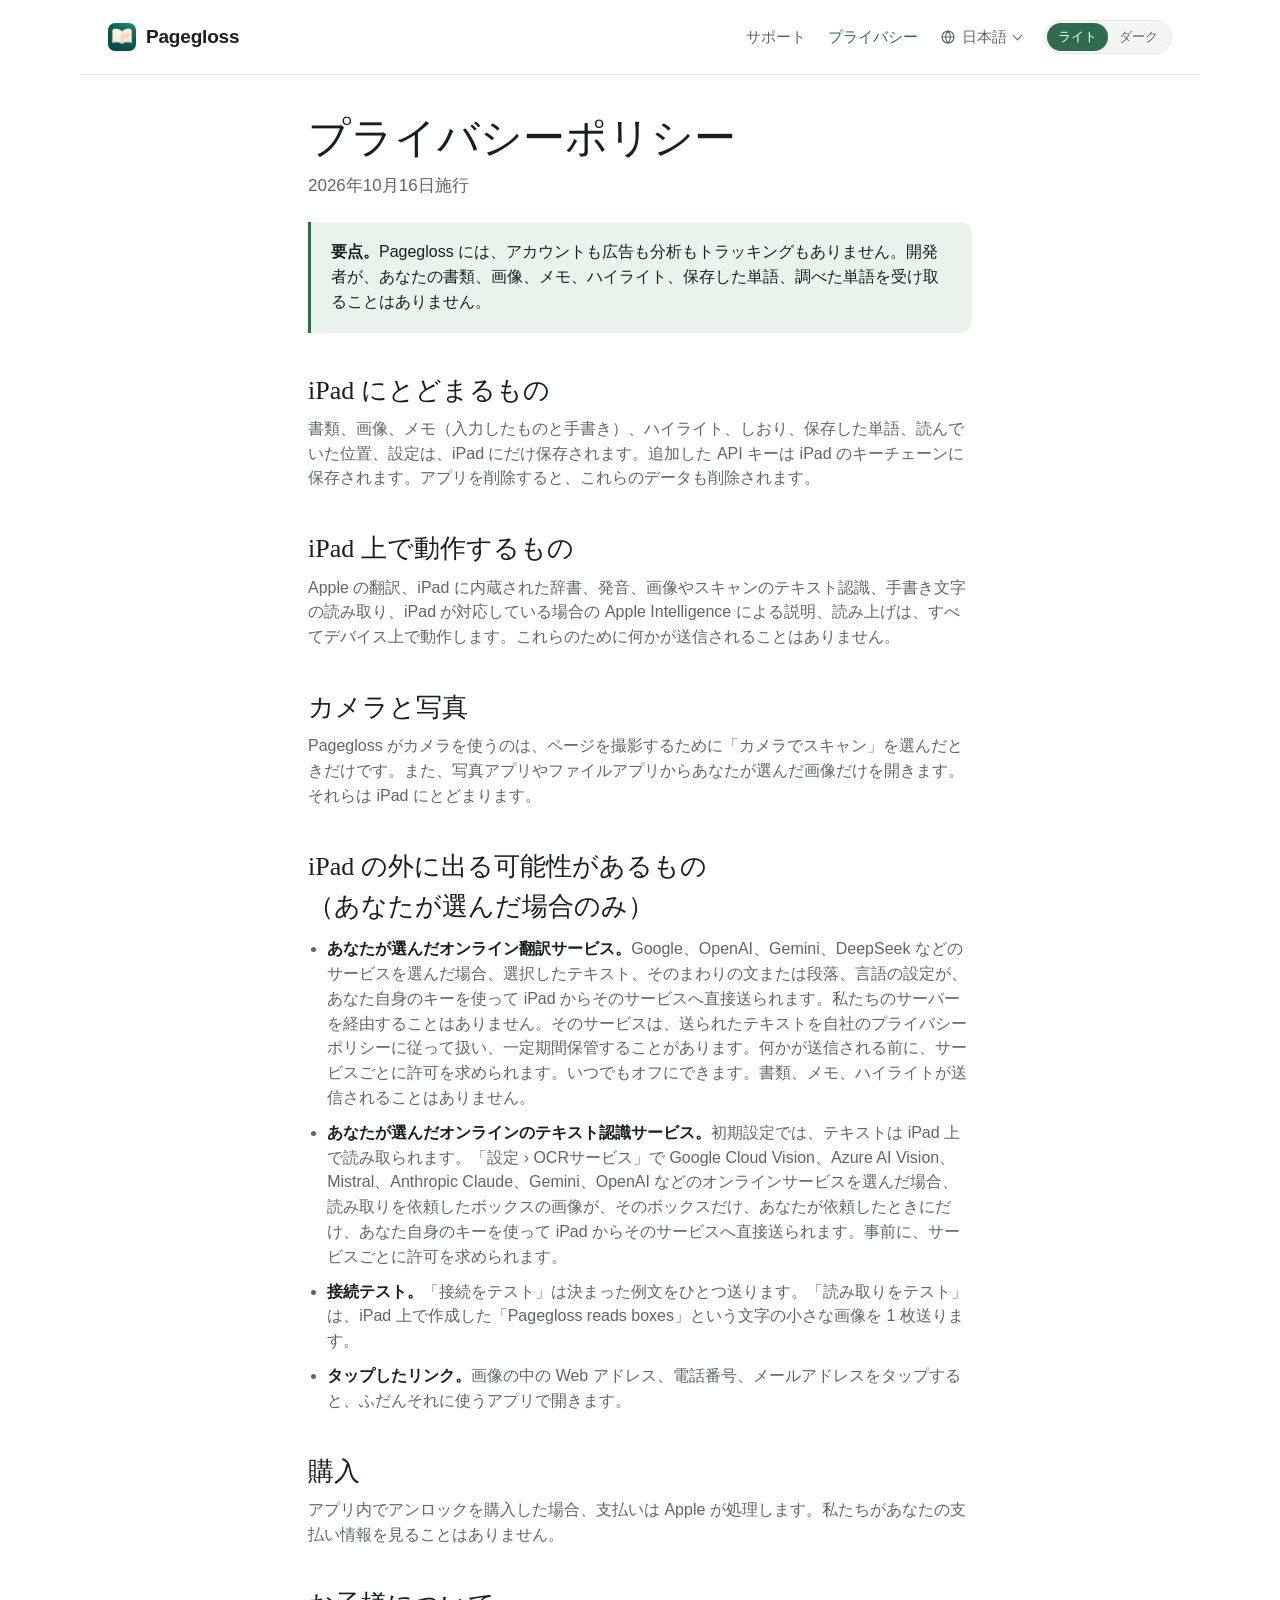
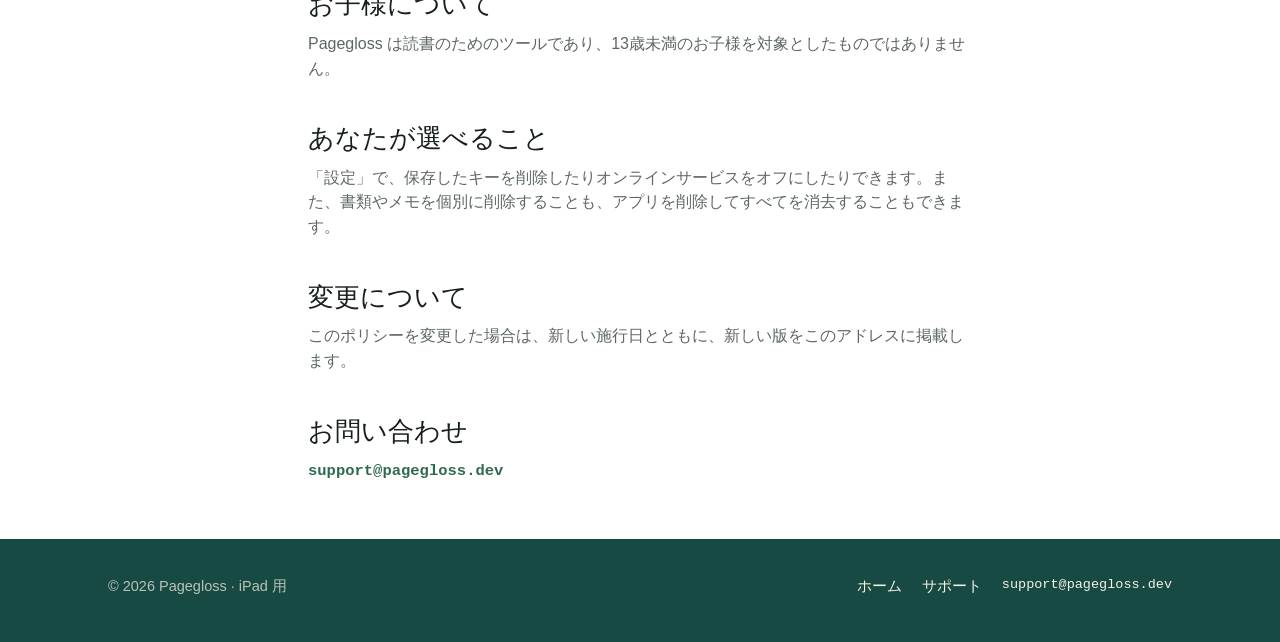
<file: ja/privacy/index.html>
<!doctype html>
<html lang="ja">
<head>
<meta charset="utf-8">
<meta name="viewport" content="width=device-width, initial-scale=1">
<title>Pagegloss プライバシーポリシー</title>
<meta name="description" content="Pagegloss には、アカウントも広告も分析もトラッキングもありません。iPad にとどまるもの、そしてあなたが選んだ場合にだけ iPad の外に出るものについて。">
<meta name="theme-color" content="#1d5d52">
<link rel="icon" href="/favicon.ico" sizes="16x16 32x32 48x48">
<link rel="icon" href="/images/icon-48.png" type="image/png" sizes="48x48">
<link rel="icon" href="/images/icon-192.png" type="image/png" sizes="192x192">
<link rel="manifest" href="/site.webmanifest">
<link rel="apple-touch-icon" href="/images/apple-touch-icon.png">
<link rel="alternate" hreflang="zh-Hant" href="https://pagegloss.dev/zh-hant/privacy/">
<link rel="alternate" hreflang="zh-Hans" href="https://pagegloss.dev/zh-hans/privacy/">
<link rel="alternate" hreflang="ja" href="https://pagegloss.dev/ja/privacy/">
<link rel="alternate" hreflang="en" href="https://pagegloss.dev/privacy/">
<link rel="alternate" hreflang="x-default" href="https://pagegloss.dev/privacy/">
<link rel="stylesheet" href="/style.css">
<script src="/theme.js"></script>
</head>
<body class="doc-page">

<header>
  <div class="nav">
    <a class="brand" href="/ja/"><img src="/images/icon-64.png" alt="" width="28" height="28">Pagegloss</a>
    <nav>
      <a href="/ja/support/">サポート</a>
      <a href="/ja/privacy/" aria-current="page">プライバシー</a>
      <details class="lang-menu">
        <summary><svg viewBox="0 0 20 20" fill="none" stroke="currentColor" stroke-width="1.5" aria-hidden="true"><circle cx="10" cy="10" r="7.5"/><path d="M2.5 10h15M10 2.5c2 2.1 3 4.6 3 7.5s-1 5.4-3 7.5c-2-2.1-3-4.6-3-7.5s1-5.4 3-7.5z"/></svg><span class="vh">言語：</span>日本語</summary>
        <ul>
          <li><a href="/zh-hant/privacy/" hreflang="zh-Hant" lang="zh-Hant">繁體中文</a></li>
          <li><a href="/zh-hans/privacy/" hreflang="zh-Hans" lang="zh-Hans">简体中文</a></li>
          <li><a href="/ja/privacy/" hreflang="ja" lang="ja" aria-current="true">日本語</a></li>
          <li><a href="/privacy/" hreflang="en" lang="en">English</a></li>
        </ul>
      </details>
      <div class="theme" role="group" aria-label="外観">
        <button type="button" data-theme="light" aria-pressed="false">ライト</button>
        <button type="button" data-theme="dark" aria-pressed="false">ダーク</button>
      </div>
    </nav>
  </div>
</header>

<main class="doc">
  <h1>プライバシーポリシー</h1>
  <p class="lede">2026年10月16日施行</p>

  <div class="short">
    <p><strong>要点。</strong>Pagegloss には、アカウントも広告も分析もトラッキングもありません。開発者が、あなたの書類、画像、メモ、ハイライト、保存した単語、調べた単語を受け取ることはありません。</p>
  </div>

  <h2>iPad にとどまるもの</h2>
  <p>書類、画像、メモ（入力したものと手書き）、ハイライト、しおり、保存した単語、読んでいた位置、設定は、iPad にだけ保存されます。追加した API キーは iPad のキーチェーンに保存されます。アプリを削除すると、これらのデータも削除されます。</p>

  <h2>iPad 上で動作するもの</h2>
  <p>Apple の翻訳、iPad に内蔵された辞書、発音、画像やスキャンのテキスト認識、手書き文字の読み取り、iPad が対応している場合の Apple Intelligence による説明、読み上げは、すべてデバイス上で動作します。これらのために何かが送信されることはありません。</p>

  <h2>カメラと写真</h2>
  <p>Pagegloss がカメラを使うのは、ページを撮影するために「カメラでスキャン」を選んだときだけです。また、写真アプリやファイルアプリからあなたが選んだ画像だけを開きます。それらは iPad にとどまります。</p>

  <h2>iPad の外に出る可能性があるもの（あなたが選んだ場合のみ）</h2>
  <ul>
    <li><strong>あなたが選んだオンライン翻訳サービス。</strong>Google、OpenAI、Gemini、DeepSeek などのサービスを選んだ場合、選択したテキスト、そのまわりの文または段落、言語の設定が、あなた自身のキーを使って iPad からそのサービスへ直接送られます。私たちのサーバーを経由することはありません。そのサービスは、送られたテキストを自社のプライバシーポリシーに従って扱い、一定期間保管することがあります。何かが送信される前に、サービスごとに許可を求められます。いつでもオフにできます。書類、メモ、ハイライトが送信されることはありません。</li>
    <li><strong>あなたが選んだオンラインのテキスト認識サービス。</strong>初期設定では、テキストは iPad 上で読み取られます。「設定 › OCRサービス」で Google Cloud Vision、Azure AI Vision、Mistral、Anthropic Claude、Gemini、OpenAI などのオンラインサービスを選んだ場合、読み取りを依頼したボックスの画像が、そのボックスだけ、あなたが依頼したときにだけ、あなた自身のキーを使って iPad からそのサービスへ直接送られます。事前に、サービスごとに許可を求められます。</li>
    <li><strong>接続テスト。</strong>「接続をテスト」は決まった例文をひとつ送ります。「読み取りをテスト」は、iPad 上で作成した「Pagegloss reads boxes」という文字の小さな画像を 1 枚送ります。</li>
    <li><strong>タップしたリンク。</strong>画像の中の Web アドレス、電話番号、メールアドレスをタップすると、ふだんそれに使うアプリで開きます。</li>
  </ul>

  <h2>購入</h2>
  <p>アプリ内でアンロックを購入した場合、支払いは Apple が処理します。私たちがあなたの支払い情報を見ることはありません。</p>

  <h2>お子様について</h2>
  <p>Pagegloss は読書のためのツールであり、13歳未満のお子様を対象としたものではありません。</p>

  <h2>あなたが選べること</h2>
  <p>「設定」で、保存したキーを削除したりオンラインサービスをオフにしたりできます。また、書類やメモを個別に削除することも、アプリを削除してすべてを消去することもできます。</p>

  <h2>変更について</h2>
  <p>このポリシーを変更した場合は、新しい施行日とともに、新しい版をこのアドレスに掲載します。</p>

  <h2>お問い合わせ</h2>
  <p><span class="email">support@pagegloss.dev</span></p>
</main>

<footer class="foot">
  <div class="foot-in">
    <span>© 2026 Pagegloss · iPad 用</span>
    <nav><a href="/ja/">ホーム</a><a href="/ja/support/">サポート</a><span class="mail">support@pagegloss.dev</span></nav>
  </div>
</footer>

</body>
</html>
</file>
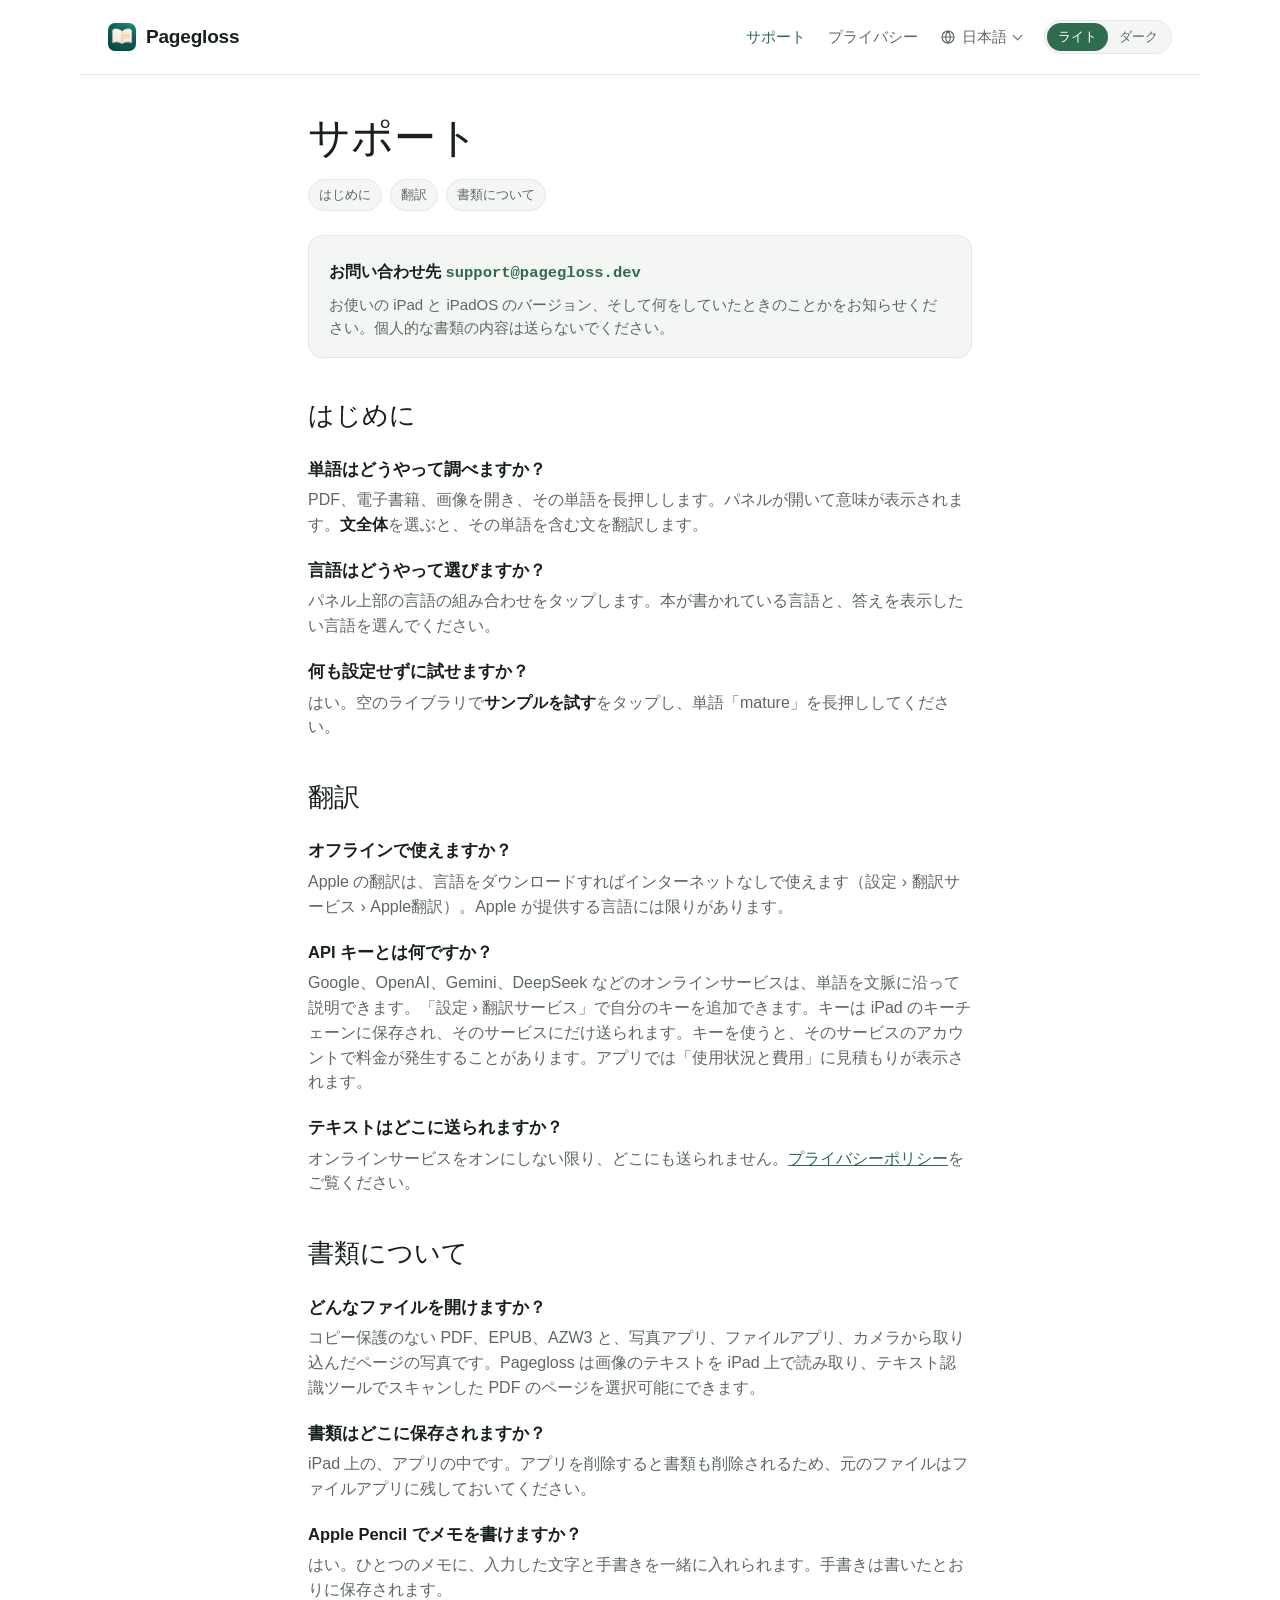
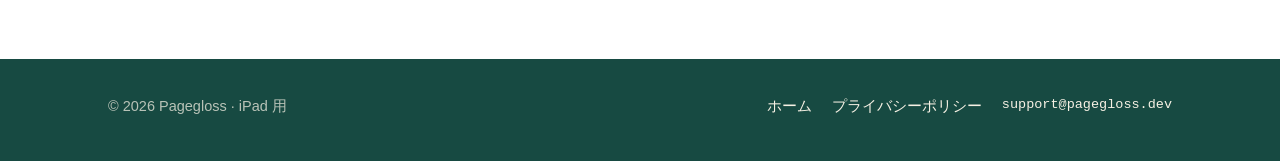
<file: ja/support/index.html>
<!doctype html>
<html lang="ja">
<head>
<meta charset="utf-8">
<meta name="viewport" content="width=device-width, initial-scale=1">
<title>Pagegloss サポート</title>
<meta name="description" content="iPad リーダー Pagegloss のヘルプ：はじめに、翻訳、書類について、サポートへの連絡方法。">
<meta name="theme-color" content="#1d5d52">
<link rel="icon" href="/favicon.ico" sizes="16x16 32x32 48x48">
<link rel="icon" href="/images/icon-48.png" type="image/png" sizes="48x48">
<link rel="icon" href="/images/icon-192.png" type="image/png" sizes="192x192">
<link rel="manifest" href="/site.webmanifest">
<link rel="apple-touch-icon" href="/images/apple-touch-icon.png">
<link rel="alternate" hreflang="zh-Hant" href="https://pagegloss.dev/zh-hant/support/">
<link rel="alternate" hreflang="zh-Hans" href="https://pagegloss.dev/zh-hans/support/">
<link rel="alternate" hreflang="ja" href="https://pagegloss.dev/ja/support/">
<link rel="alternate" hreflang="en" href="https://pagegloss.dev/support/">
<link rel="alternate" hreflang="x-default" href="https://pagegloss.dev/support/">
<link rel="stylesheet" href="/style.css">
<script src="/theme.js"></script>
</head>
<body class="doc-page">

<header>
  <div class="nav">
    <a class="brand" href="/ja/"><img src="/images/icon-64.png" alt="" width="28" height="28">Pagegloss</a>
    <nav>
      <a href="/ja/support/" aria-current="page">サポート</a>
      <a href="/ja/privacy/">プライバシー</a>
      <details class="lang-menu">
        <summary><svg viewBox="0 0 20 20" fill="none" stroke="currentColor" stroke-width="1.5" aria-hidden="true"><circle cx="10" cy="10" r="7.5"/><path d="M2.5 10h15M10 2.5c2 2.1 3 4.6 3 7.5s-1 5.4-3 7.5c-2-2.1-3-4.6-3-7.5s1-5.4 3-7.5z"/></svg><span class="vh">言語：</span>日本語</summary>
        <ul>
          <li><a href="/zh-hant/support/" hreflang="zh-Hant" lang="zh-Hant">繁體中文</a></li>
          <li><a href="/zh-hans/support/" hreflang="zh-Hans" lang="zh-Hans">简体中文</a></li>
          <li><a href="/ja/support/" hreflang="ja" lang="ja" aria-current="true">日本語</a></li>
          <li><a href="/support/" hreflang="en" lang="en">English</a></li>
        </ul>
      </details>
      <div class="theme" role="group" aria-label="外観">
        <button type="button" data-theme="light" aria-pressed="false">ライト</button>
        <button type="button" data-theme="dark" aria-pressed="false">ダーク</button>
      </div>
    </nav>
  </div>
</header>

<main class="doc">
  <h1>サポート</h1>
  <div class="toc" aria-label="このページの内容">
    <a href="#getting-started">はじめに</a>
    <a href="#translating">翻訳</a>
    <a href="#your-documents">書類について</a>
  </div>

  <div class="card">
    <p><strong>お問い合わせ先</strong> <span class="email">support@pagegloss.dev</span></p>
    <p>お使いの iPad と iPadOS のバージョン、そして何をしていたときのことかをお知らせください。個人的な書類の内容は送らないでください。</p>
  </div>

  <h2 id="getting-started">はじめに</h2>
  <h3>単語はどうやって調べますか？</h3>
  <p>PDF、電子書籍、画像を開き、その単語を長押しします。パネルが開いて意味が表示されます。<strong>文全体</strong>を選ぶと、その単語を含む文を翻訳します。</p>
  <h3>言語はどうやって選びますか？</h3>
  <p>パネル上部の言語の組み合わせをタップします。本が書かれている言語と、答えを表示したい言語を選んでください。</p>
  <h3>何も設定せずに試せますか？</h3>
  <p>はい。空のライブラリで<strong>サンプルを試す</strong>をタップし、単語「mature」を長押ししてください。</p>

  <h2 id="translating">翻訳</h2>
  <h3>オフラインで使えますか？</h3>
  <p>Apple の翻訳は、言語をダウンロードすればインターネットなしで使えます（設定 › 翻訳サービス › Apple翻訳）。Apple が提供する言語には限りがあります。</p>
  <h3>API キーとは何ですか？</h3>
  <p>Google、OpenAI、Gemini、DeepSeek などのオンラインサービスは、単語を文脈に沿って説明できます。「設定 › 翻訳サービス」で自分のキーを追加できます。キーは iPad のキーチェーンに保存され、そのサービスにだけ送られます。キーを使うと、そのサービスのアカウントで料金が発生することがあります。アプリでは「使用状況と費用」に見積もりが表示されます。</p>
  <h3>テキストはどこに送られますか？</h3>
  <p>オンラインサービスをオンにしない限り、どこにも送られません。<a href="/ja/privacy/">プライバシーポリシー</a>をご覧ください。</p>

  <h2 id="your-documents">書類について</h2>
  <h3>どんなファイルを開けますか？</h3>
  <p>コピー保護のない PDF、EPUB、AZW3 と、写真アプリ、ファイルアプリ、カメラから取り込んだページの写真です。Pagegloss は画像のテキストを iPad 上で読み取り、テキスト認識ツールでスキャンした PDF のページを選択可能にできます。</p>
  <h3>書類はどこに保存されますか？</h3>
  <p>iPad 上の、アプリの中です。アプリを削除すると書類も削除されるため、元のファイルはファイルアプリに残しておいてください。</p>
  <h3>Apple Pencil でメモを書けますか？</h3>
  <p>はい。ひとつのメモに、入力した文字と手書きを一緒に入れられます。手書きは書いたとおりに保存されます。</p>
</main>

<footer class="foot">
  <div class="foot-in">
    <span>© 2026 Pagegloss · iPad 用</span>
    <nav><a href="/ja/">ホーム</a><a href="/ja/privacy/">プライバシーポリシー</a><span class="mail">support@pagegloss.dev</span></nav>
  </div>
</footer>

</body>
</html>
</file>
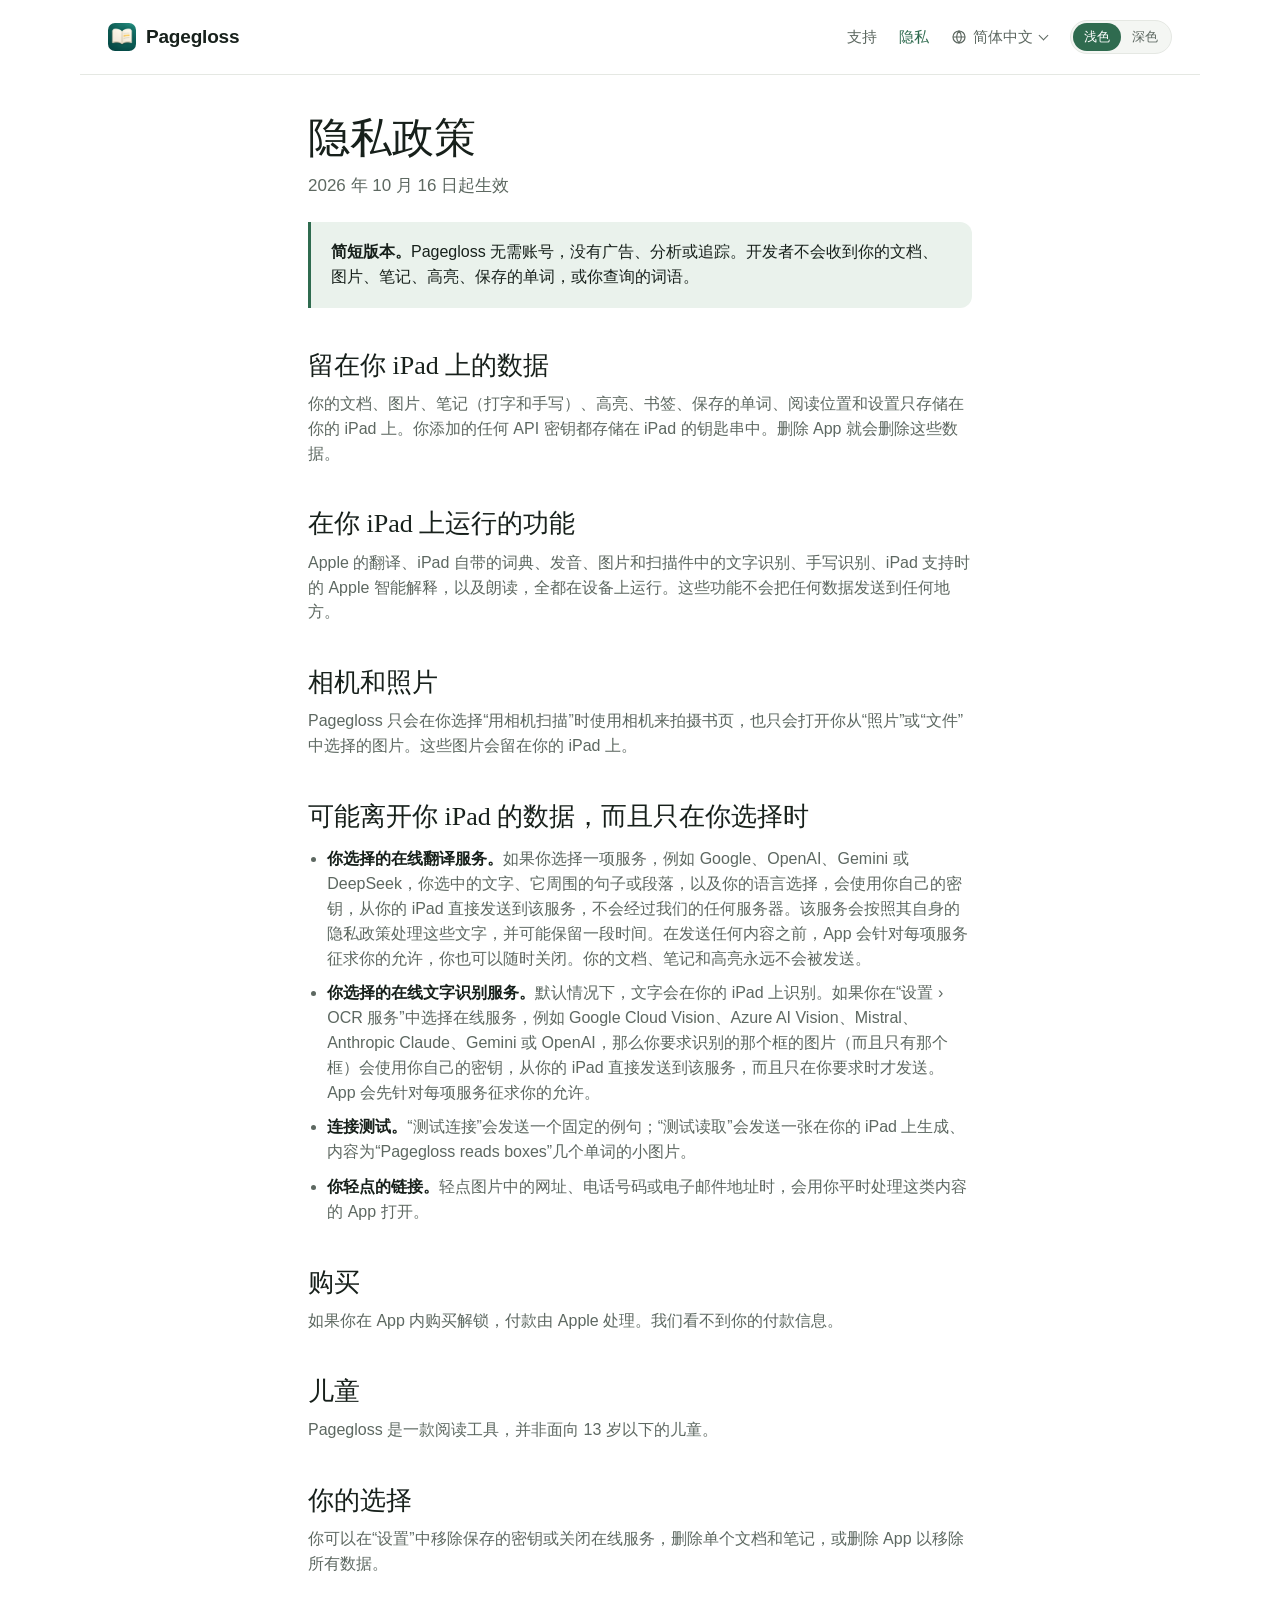
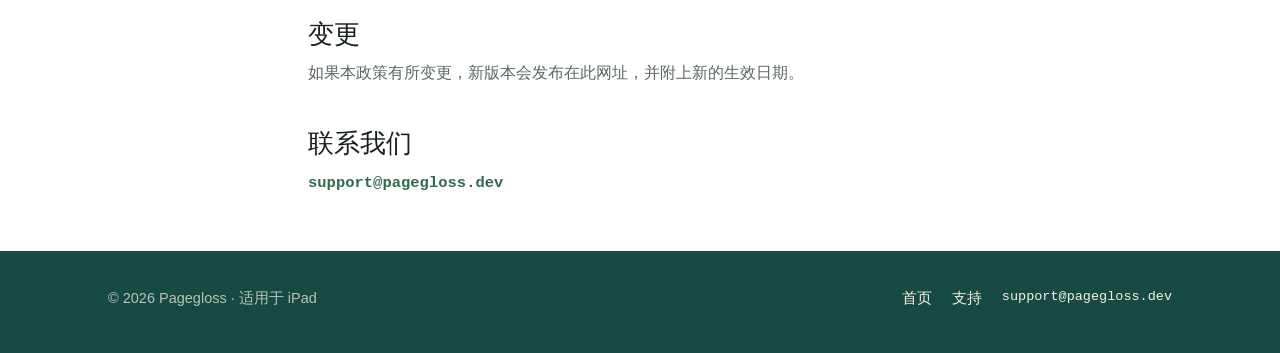
<file: zh-hans/privacy/index.html>
<!doctype html>
<html lang="zh-Hans">
<head>
<meta charset="utf-8">
<meta name="viewport" content="width=device-width, initial-scale=1">
<title>Pagegloss 隐私政策</title>
<meta name="description" content="Pagegloss 无需账号，没有广告、分析或追踪。哪些数据留在你的 iPad 上，哪些只有在你选择时才会离开。">
<meta name="theme-color" content="#1d5d52">
<link rel="icon" href="/favicon.ico" sizes="16x16 32x32 48x48">
<link rel="icon" href="/images/icon-48.png" type="image/png" sizes="48x48">
<link rel="icon" href="/images/icon-192.png" type="image/png" sizes="192x192">
<link rel="manifest" href="/site.webmanifest">
<link rel="apple-touch-icon" href="/images/apple-touch-icon.png">
<link rel="alternate" hreflang="zh-Hant" href="https://pagegloss.dev/zh-hant/privacy/">
<link rel="alternate" hreflang="zh-Hans" href="https://pagegloss.dev/zh-hans/privacy/">
<link rel="alternate" hreflang="ja" href="https://pagegloss.dev/ja/privacy/">
<link rel="alternate" hreflang="en" href="https://pagegloss.dev/privacy/">
<link rel="alternate" hreflang="x-default" href="https://pagegloss.dev/privacy/">
<link rel="stylesheet" href="/style.css">
<script src="/theme.js"></script>
</head>
<body class="doc-page">

<header>
  <div class="nav">
    <a class="brand" href="/zh-hans/"><img src="/images/icon-64.png" alt="" width="28" height="28">Pagegloss</a>
    <nav>
      <a href="/zh-hans/support/">支持</a>
      <a href="/zh-hans/privacy/" aria-current="page">隐私</a>
      <details class="lang-menu">
        <summary><svg viewBox="0 0 20 20" fill="none" stroke="currentColor" stroke-width="1.5" aria-hidden="true"><circle cx="10" cy="10" r="7.5"/><path d="M2.5 10h15M10 2.5c2 2.1 3 4.6 3 7.5s-1 5.4-3 7.5c-2-2.1-3-4.6-3-7.5s1-5.4 3-7.5z"/></svg><span class="vh">语言：</span>简体中文</summary>
        <ul>
          <li><a href="/zh-hant/privacy/" hreflang="zh-Hant" lang="zh-Hant">繁體中文</a></li>
          <li><a href="/zh-hans/privacy/" hreflang="zh-Hans" lang="zh-Hans" aria-current="true">简体中文</a></li>
          <li><a href="/ja/privacy/" hreflang="ja" lang="ja">日本語</a></li>
          <li><a href="/privacy/" hreflang="en" lang="en">English</a></li>
        </ul>
      </details>
      <div class="theme" role="group" aria-label="外观">
        <button type="button" data-theme="light" aria-pressed="false">浅色</button>
        <button type="button" data-theme="dark" aria-pressed="false">深色</button>
      </div>
    </nav>
  </div>
</header>

<main class="doc">
  <h1>隐私政策</h1>
  <p class="lede">2026 年 10 月 16 日起生效</p>

  <div class="short">
    <p><strong>简短版本。</strong>Pagegloss 无需账号，没有广告、分析或追踪。开发者不会收到你的文档、图片、笔记、高亮、保存的单词，或你查询的词语。</p>
  </div>

  <h2>留在你 iPad 上的数据</h2>
  <p>你的文档、图片、笔记（打字和手写）、高亮、书签、保存的单词、阅读位置和设置只存储在你的 iPad 上。你添加的任何 API 密钥都存储在 iPad 的钥匙串中。删除 App 就会删除这些数据。</p>

  <h2>在你 iPad 上运行的功能</h2>
  <p>Apple 的翻译、iPad 自带的词典、发音、图片和扫描件中的文字识别、手写识别、iPad 支持时的 Apple 智能解释，以及朗读，全都在设备上运行。这些功能不会把任何数据发送到任何地方。</p>

  <h2>相机和照片</h2>
  <p>Pagegloss 只会在你选择“用相机扫描”时使用相机来拍摄书页，也只会打开你从“照片”或“文件”中选择的图片。这些图片会留在你的 iPad 上。</p>

  <h2>可能离开你 iPad 的数据，而且只在你选择时</h2>
  <ul>
    <li><strong>你选择的在线翻译服务。</strong>如果你选择一项服务，例如 Google、OpenAI、Gemini 或 DeepSeek，你选中的文字、它周围的句子或段落，以及你的语言选择，会使用你自己的密钥，从你的 iPad 直接发送到该服务，不会经过我们的任何服务器。该服务会按照其自身的隐私政策处理这些文字，并可能保留一段时间。在发送任何内容之前，App 会针对每项服务征求你的允许，你也可以随时关闭。你的文档、笔记和高亮永远不会被发送。</li>
    <li><strong>你选择的在线文字识别服务。</strong>默认情况下，文字会在你的 iPad 上识别。如果你在“设置 › OCR 服务”中选择在线服务，例如 Google Cloud Vision、Azure AI Vision、Mistral、Anthropic Claude、Gemini 或 OpenAI，那么你要求识别的那个框的图片（而且只有那个框）会使用你自己的密钥，从你的 iPad 直接发送到该服务，而且只在你要求时才发送。App 会先针对每项服务征求你的允许。</li>
    <li><strong>连接测试。</strong>“测试连接”会发送一个固定的例句；“测试读取”会发送一张在你的 iPad 上生成、内容为“Pagegloss reads boxes”几个单词的小图片。</li>
    <li><strong>你轻点的链接。</strong>轻点图片中的网址、电话号码或电子邮件地址时，会用你平时处理这类内容的 App 打开。</li>
  </ul>

  <h2>购买</h2>
  <p>如果你在 App 内购买解锁，付款由 Apple 处理。我们看不到你的付款信息。</p>

  <h2>儿童</h2>
  <p>Pagegloss 是一款阅读工具，并非面向 13 岁以下的儿童。</p>

  <h2>你的选择</h2>
  <p>你可以在“设置”中移除保存的密钥或关闭在线服务，删除单个文档和笔记，或删除 App 以移除所有数据。</p>

  <h2>变更</h2>
  <p>如果本政策有所变更，新版本会发布在此网址，并附上新的生效日期。</p>

  <h2>联系我们</h2>
  <p><span class="email">support@pagegloss.dev</span></p>
</main>

<footer class="foot">
  <div class="foot-in">
    <span>© 2026 Pagegloss · 适用于 iPad</span>
    <nav><a href="/zh-hans/">首页</a><a href="/zh-hans/support/">支持</a><span class="mail">support@pagegloss.dev</span></nav>
  </div>
</footer>

</body>
</html>
</file>
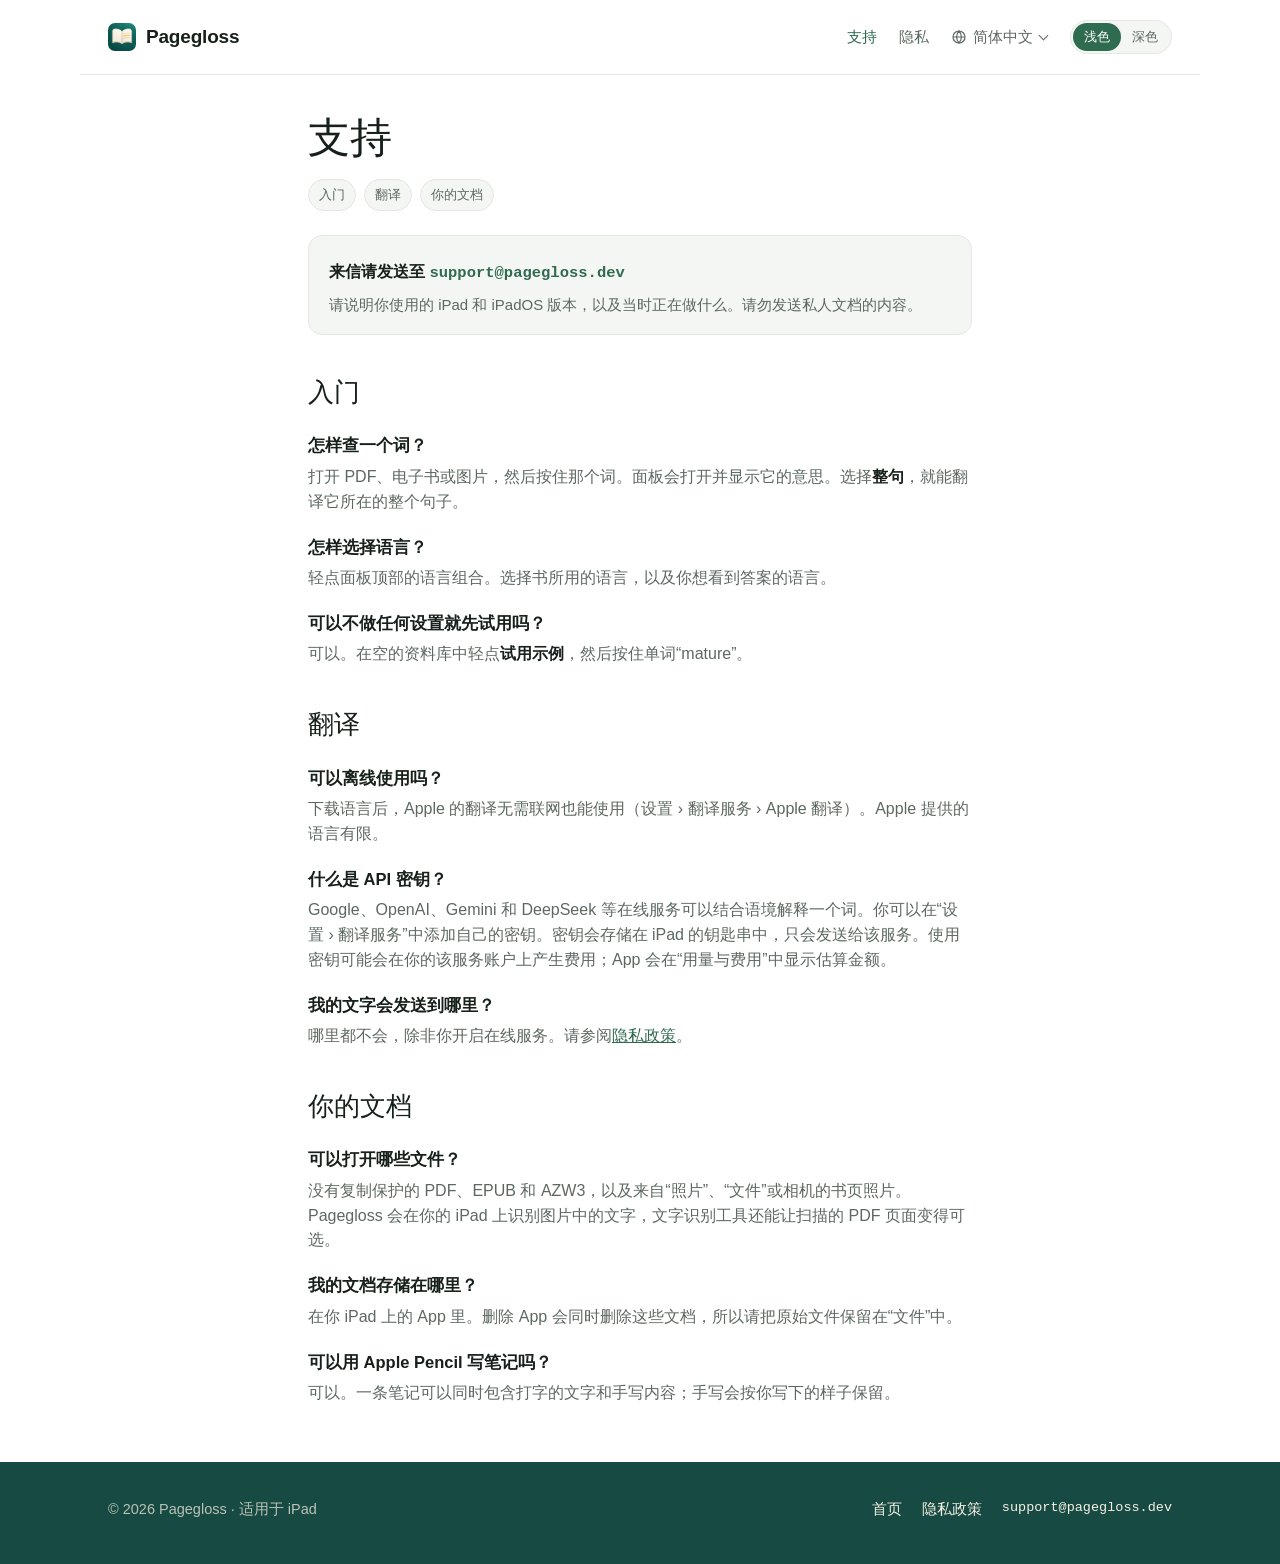
<file: zh-hans/support/index.html>
<!doctype html>
<html lang="zh-Hans">
<head>
<meta charset="utf-8">
<meta name="viewport" content="width=device-width, initial-scale=1">
<title>Pagegloss 支持</title>
<meta name="description" content="Pagegloss iPad 阅读器的使用帮助：入门、翻译、你的文档，以及如何联系支持。">
<meta name="theme-color" content="#1d5d52">
<link rel="icon" href="/favicon.ico" sizes="16x16 32x32 48x48">
<link rel="icon" href="/images/icon-48.png" type="image/png" sizes="48x48">
<link rel="icon" href="/images/icon-192.png" type="image/png" sizes="192x192">
<link rel="manifest" href="/site.webmanifest">
<link rel="apple-touch-icon" href="/images/apple-touch-icon.png">
<link rel="alternate" hreflang="zh-Hant" href="https://pagegloss.dev/zh-hant/support/">
<link rel="alternate" hreflang="zh-Hans" href="https://pagegloss.dev/zh-hans/support/">
<link rel="alternate" hreflang="ja" href="https://pagegloss.dev/ja/support/">
<link rel="alternate" hreflang="en" href="https://pagegloss.dev/support/">
<link rel="alternate" hreflang="x-default" href="https://pagegloss.dev/support/">
<link rel="stylesheet" href="/style.css">
<script src="/theme.js"></script>
</head>
<body class="doc-page">

<header>
  <div class="nav">
    <a class="brand" href="/zh-hans/"><img src="/images/icon-64.png" alt="" width="28" height="28">Pagegloss</a>
    <nav>
      <a href="/zh-hans/support/" aria-current="page">支持</a>
      <a href="/zh-hans/privacy/">隐私</a>
      <details class="lang-menu">
        <summary><svg viewBox="0 0 20 20" fill="none" stroke="currentColor" stroke-width="1.5" aria-hidden="true"><circle cx="10" cy="10" r="7.5"/><path d="M2.5 10h15M10 2.5c2 2.1 3 4.6 3 7.5s-1 5.4-3 7.5c-2-2.1-3-4.6-3-7.5s1-5.4 3-7.5z"/></svg><span class="vh">语言：</span>简体中文</summary>
        <ul>
          <li><a href="/zh-hant/support/" hreflang="zh-Hant" lang="zh-Hant">繁體中文</a></li>
          <li><a href="/zh-hans/support/" hreflang="zh-Hans" lang="zh-Hans" aria-current="true">简体中文</a></li>
          <li><a href="/ja/support/" hreflang="ja" lang="ja">日本語</a></li>
          <li><a href="/support/" hreflang="en" lang="en">English</a></li>
        </ul>
      </details>
      <div class="theme" role="group" aria-label="外观">
        <button type="button" data-theme="light" aria-pressed="false">浅色</button>
        <button type="button" data-theme="dark" aria-pressed="false">深色</button>
      </div>
    </nav>
  </div>
</header>

<main class="doc">
  <h1>支持</h1>
  <div class="toc" aria-label="本页内容">
    <a href="#getting-started">入门</a>
    <a href="#translating">翻译</a>
    <a href="#your-documents">你的文档</a>
  </div>

  <div class="card">
    <p><strong>来信请发送至</strong> <span class="email">support@pagegloss.dev</span></p>
    <p>请说明你使用的 iPad 和 iPadOS 版本，以及当时正在做什么。请勿发送私人文档的内容。</p>
  </div>

  <h2 id="getting-started">入门</h2>
  <h3>怎样查一个词？</h3>
  <p>打开 PDF、电子书或图片，然后按住那个词。面板会打开并显示它的意思。选择<strong>整句</strong>，就能翻译它所在的整个句子。</p>
  <h3>怎样选择语言？</h3>
  <p>轻点面板顶部的语言组合。选择书所用的语言，以及你想看到答案的语言。</p>
  <h3>可以不做任何设置就先试用吗？</h3>
  <p>可以。在空的资料库中轻点<strong>试用示例</strong>，然后按住单词“mature”。</p>

  <h2 id="translating">翻译</h2>
  <h3>可以离线使用吗？</h3>
  <p>下载语言后，Apple 的翻译无需联网也能使用（设置 › 翻译服务 › Apple 翻译）。Apple 提供的语言有限。</p>
  <h3>什么是 API 密钥？</h3>
  <p>Google、OpenAI、Gemini 和 DeepSeek 等在线服务可以结合语境解释一个词。你可以在“设置 › 翻译服务”中添加自己的密钥。密钥会存储在 iPad 的钥匙串中，只会发送给该服务。使用密钥可能会在你的该服务账户上产生费用；App 会在“用量与费用”中显示估算金额。</p>
  <h3>我的文字会发送到哪里？</h3>
  <p>哪里都不会，除非你开启在线服务。请参阅<a href="/zh-hans/privacy/">隐私政策</a>。</p>

  <h2 id="your-documents">你的文档</h2>
  <h3>可以打开哪些文件？</h3>
  <p>没有复制保护的 PDF、EPUB 和 AZW3，以及来自“照片”、“文件”或相机的书页照片。Pagegloss 会在你的 iPad 上识别图片中的文字，文字识别工具还能让扫描的 PDF 页面变得可选。</p>
  <h3>我的文档存储在哪里？</h3>
  <p>在你 iPad 上的 App 里。删除 App 会同时删除这些文档，所以请把原始文件保留在“文件”中。</p>
  <h3>可以用 Apple Pencil 写笔记吗？</h3>
  <p>可以。一条笔记可以同时包含打字的文字和手写内容；手写会按你写下的样子保留。</p>
</main>

<footer class="foot">
  <div class="foot-in">
    <span>© 2026 Pagegloss · 适用于 iPad</span>
    <nav><a href="/zh-hans/">首页</a><a href="/zh-hans/privacy/">隐私政策</a><span class="mail">support@pagegloss.dev</span></nav>
  </div>
</footer>

</body>
</html>
</file>
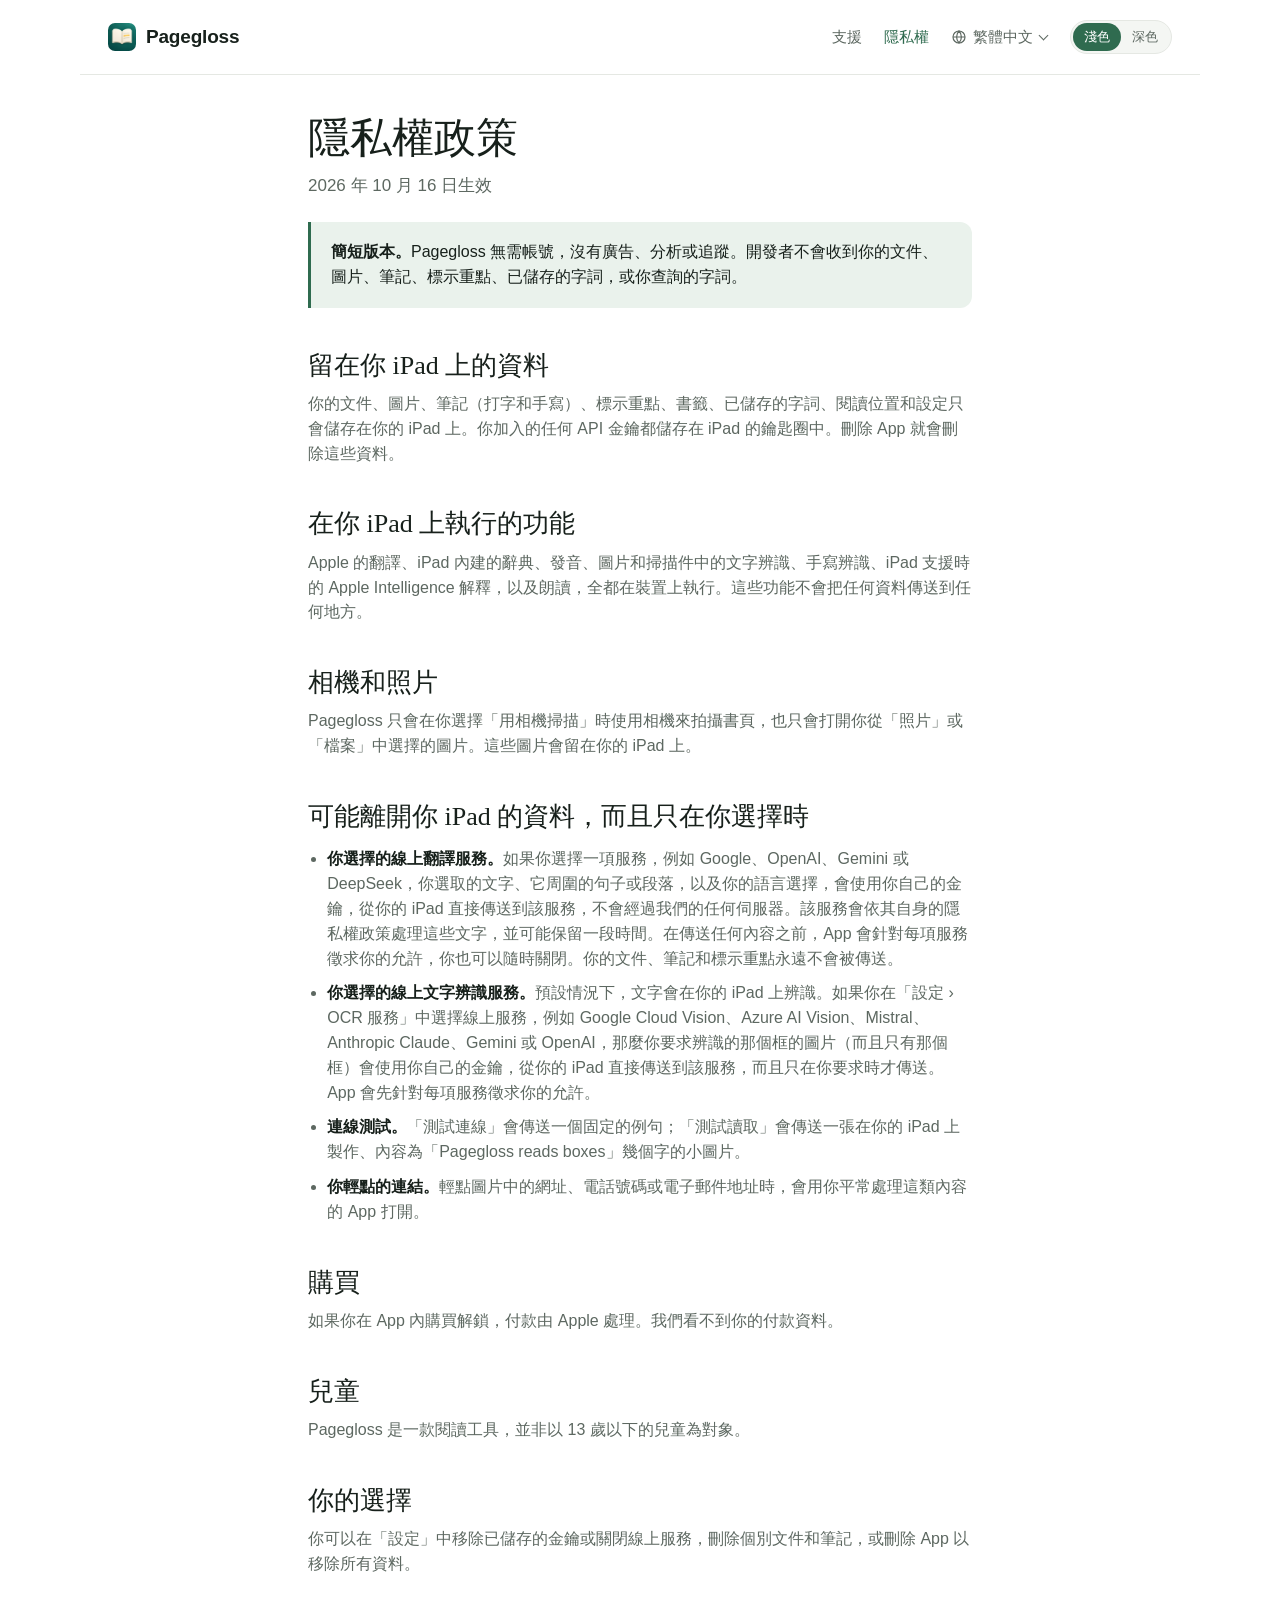
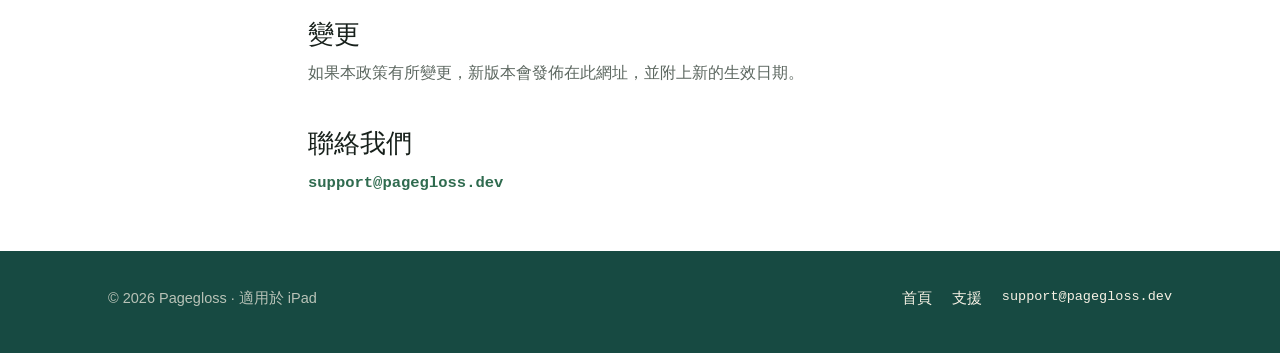
<file: zh-hant/privacy/index.html>
<!doctype html>
<html lang="zh-Hant">
<head>
<meta charset="utf-8">
<meta name="viewport" content="width=device-width, initial-scale=1">
<title>Pagegloss 隱私權政策</title>
<meta name="description" content="Pagegloss 無需帳號，沒有廣告、分析或追蹤。哪些資料留在你的 iPad 上，哪些只有在你選擇時才會離開。">
<meta name="theme-color" content="#1d5d52">
<link rel="icon" href="/favicon.ico" sizes="16x16 32x32 48x48">
<link rel="icon" href="/images/icon-48.png" type="image/png" sizes="48x48">
<link rel="icon" href="/images/icon-192.png" type="image/png" sizes="192x192">
<link rel="manifest" href="/site.webmanifest">
<link rel="apple-touch-icon" href="/images/apple-touch-icon.png">
<link rel="alternate" hreflang="zh-Hant" href="https://pagegloss.dev/zh-hant/privacy/">
<link rel="alternate" hreflang="zh-Hans" href="https://pagegloss.dev/zh-hans/privacy/">
<link rel="alternate" hreflang="ja" href="https://pagegloss.dev/ja/privacy/">
<link rel="alternate" hreflang="en" href="https://pagegloss.dev/privacy/">
<link rel="alternate" hreflang="x-default" href="https://pagegloss.dev/privacy/">
<link rel="stylesheet" href="/style.css">
<script src="/theme.js"></script>
</head>
<body class="doc-page">

<header>
  <div class="nav">
    <a class="brand" href="/zh-hant/"><img src="/images/icon-64.png" alt="" width="28" height="28">Pagegloss</a>
    <nav>
      <a href="/zh-hant/support/">支援</a>
      <a href="/zh-hant/privacy/" aria-current="page">隱私權</a>
      <details class="lang-menu">
        <summary><svg viewBox="0 0 20 20" fill="none" stroke="currentColor" stroke-width="1.5" aria-hidden="true"><circle cx="10" cy="10" r="7.5"/><path d="M2.5 10h15M10 2.5c2 2.1 3 4.6 3 7.5s-1 5.4-3 7.5c-2-2.1-3-4.6-3-7.5s1-5.4 3-7.5z"/></svg><span class="vh">語言：</span>繁體中文</summary>
        <ul>
          <li><a href="/zh-hant/privacy/" hreflang="zh-Hant" lang="zh-Hant" aria-current="true">繁體中文</a></li>
          <li><a href="/zh-hans/privacy/" hreflang="zh-Hans" lang="zh-Hans">简体中文</a></li>
          <li><a href="/ja/privacy/" hreflang="ja" lang="ja">日本語</a></li>
          <li><a href="/privacy/" hreflang="en" lang="en">English</a></li>
        </ul>
      </details>
      <div class="theme" role="group" aria-label="外觀">
        <button type="button" data-theme="light" aria-pressed="false">淺色</button>
        <button type="button" data-theme="dark" aria-pressed="false">深色</button>
      </div>
    </nav>
  </div>
</header>

<main class="doc">
  <h1>隱私權政策</h1>
  <p class="lede">2026 年 10 月 16 日生效</p>

  <div class="short">
    <p><strong>簡短版本。</strong>Pagegloss 無需帳號，沒有廣告、分析或追蹤。開發者不會收到你的文件、圖片、筆記、標示重點、已儲存的字詞，或你查詢的字詞。</p>
  </div>

  <h2>留在你 iPad 上的資料</h2>
  <p>你的文件、圖片、筆記（打字和手寫）、標示重點、書籤、已儲存的字詞、閱讀位置和設定只會儲存在你的 iPad 上。你加入的任何 API 金鑰都儲存在 iPad 的鑰匙圈中。刪除 App 就會刪除這些資料。</p>

  <h2>在你 iPad 上執行的功能</h2>
  <p>Apple 的翻譯、iPad 內建的辭典、發音、圖片和掃描件中的文字辨識、手寫辨識、iPad 支援時的 Apple Intelligence 解釋，以及朗讀，全都在裝置上執行。這些功能不會把任何資料傳送到任何地方。</p>

  <h2>相機和照片</h2>
  <p>Pagegloss 只會在你選擇「用相機掃描」時使用相機來拍攝書頁，也只會打開你從「照片」或「檔案」中選擇的圖片。這些圖片會留在你的 iPad 上。</p>

  <h2>可能離開你 iPad 的資料，而且只在你選擇時</h2>
  <ul>
    <li><strong>你選擇的線上翻譯服務。</strong>如果你選擇一項服務，例如 Google、OpenAI、Gemini 或 DeepSeek，你選取的文字、它周圍的句子或段落，以及你的語言選擇，會使用你自己的金鑰，從你的 iPad 直接傳送到該服務，不會經過我們的任何伺服器。該服務會依其自身的隱私權政策處理這些文字，並可能保留一段時間。在傳送任何內容之前，App 會針對每項服務徵求你的允許，你也可以隨時關閉。你的文件、筆記和標示重點永遠不會被傳送。</li>
    <li><strong>你選擇的線上文字辨識服務。</strong>預設情況下，文字會在你的 iPad 上辨識。如果你在「設定 › OCR 服務」中選擇線上服務，例如 Google Cloud Vision、Azure AI Vision、Mistral、Anthropic Claude、Gemini 或 OpenAI，那麼你要求辨識的那個框的圖片（而且只有那個框）會使用你自己的金鑰，從你的 iPad 直接傳送到該服務，而且只在你要求時才傳送。App 會先針對每項服務徵求你的允許。</li>
    <li><strong>連線測試。</strong>「測試連線」會傳送一個固定的例句；「測試讀取」會傳送一張在你的 iPad 上製作、內容為「Pagegloss reads boxes」幾個字的小圖片。</li>
    <li><strong>你輕點的連結。</strong>輕點圖片中的網址、電話號碼或電子郵件地址時，會用你平常處理這類內容的 App 打開。</li>
  </ul>

  <h2>購買</h2>
  <p>如果你在 App 內購買解鎖，付款由 Apple 處理。我們看不到你的付款資料。</p>

  <h2>兒童</h2>
  <p>Pagegloss 是一款閱讀工具，並非以 13 歲以下的兒童為對象。</p>

  <h2>你的選擇</h2>
  <p>你可以在「設定」中移除已儲存的金鑰或關閉線上服務，刪除個別文件和筆記，或刪除 App 以移除所有資料。</p>

  <h2>變更</h2>
  <p>如果本政策有所變更，新版本會發佈在此網址，並附上新的生效日期。</p>

  <h2>聯絡我們</h2>
  <p><span class="email">support@pagegloss.dev</span></p>
</main>

<footer class="foot">
  <div class="foot-in">
    <span>© 2026 Pagegloss · 適用於 iPad</span>
    <nav><a href="/zh-hant/">首頁</a><a href="/zh-hant/support/">支援</a><span class="mail">support@pagegloss.dev</span></nav>
  </div>
</footer>

</body>
</html>
</file>
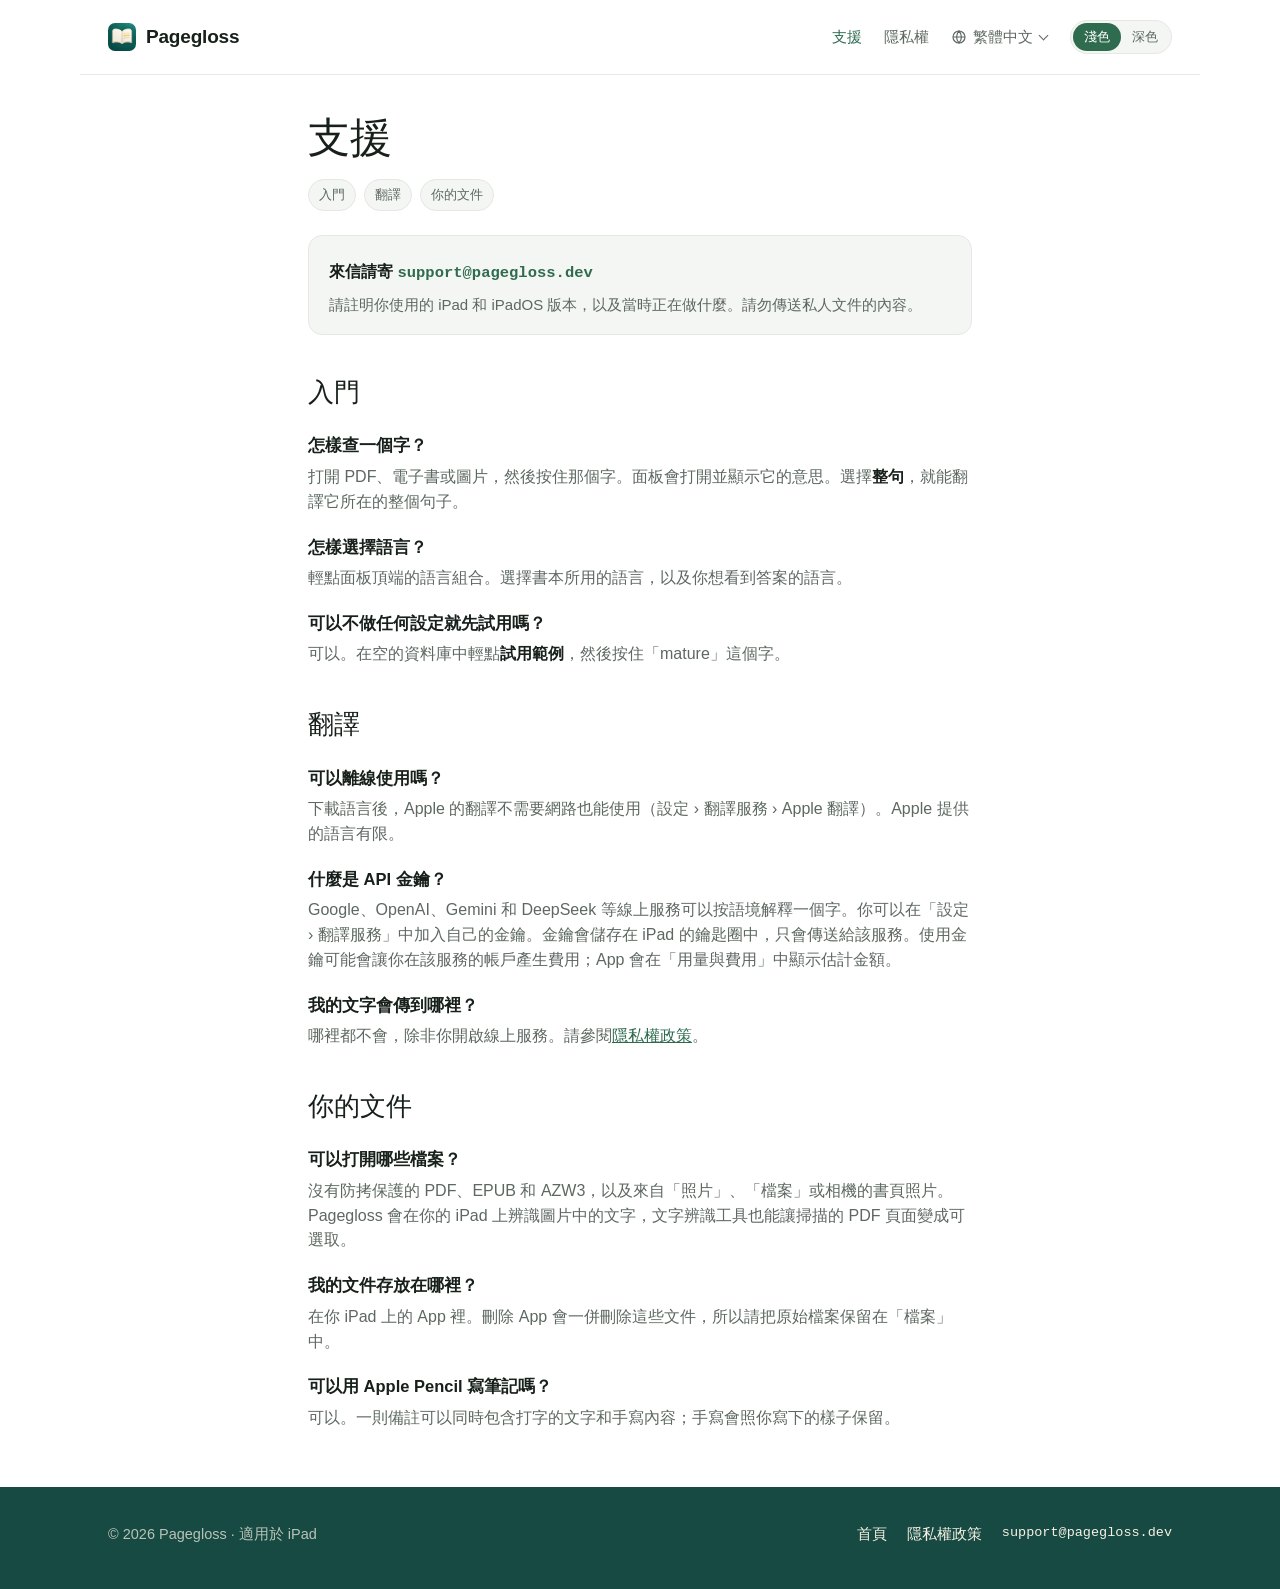
<file: zh-hant/support/index.html>
<!doctype html>
<html lang="zh-Hant">
<head>
<meta charset="utf-8">
<meta name="viewport" content="width=device-width, initial-scale=1">
<title>Pagegloss 支援</title>
<meta name="description" content="Pagegloss iPad 閱讀器的使用說明：入門、翻譯、你的文件，以及如何聯絡支援。">
<meta name="theme-color" content="#1d5d52">
<link rel="icon" href="/favicon.ico" sizes="16x16 32x32 48x48">
<link rel="icon" href="/images/icon-48.png" type="image/png" sizes="48x48">
<link rel="icon" href="/images/icon-192.png" type="image/png" sizes="192x192">
<link rel="manifest" href="/site.webmanifest">
<link rel="apple-touch-icon" href="/images/apple-touch-icon.png">
<link rel="alternate" hreflang="zh-Hant" href="https://pagegloss.dev/zh-hant/support/">
<link rel="alternate" hreflang="zh-Hans" href="https://pagegloss.dev/zh-hans/support/">
<link rel="alternate" hreflang="ja" href="https://pagegloss.dev/ja/support/">
<link rel="alternate" hreflang="en" href="https://pagegloss.dev/support/">
<link rel="alternate" hreflang="x-default" href="https://pagegloss.dev/support/">
<link rel="stylesheet" href="/style.css">
<script src="/theme.js"></script>
</head>
<body class="doc-page">

<header>
  <div class="nav">
    <a class="brand" href="/zh-hant/"><img src="/images/icon-64.png" alt="" width="28" height="28">Pagegloss</a>
    <nav>
      <a href="/zh-hant/support/" aria-current="page">支援</a>
      <a href="/zh-hant/privacy/">隱私權</a>
      <details class="lang-menu">
        <summary><svg viewBox="0 0 20 20" fill="none" stroke="currentColor" stroke-width="1.5" aria-hidden="true"><circle cx="10" cy="10" r="7.5"/><path d="M2.5 10h15M10 2.5c2 2.1 3 4.6 3 7.5s-1 5.4-3 7.5c-2-2.1-3-4.6-3-7.5s1-5.4 3-7.5z"/></svg><span class="vh">語言：</span>繁體中文</summary>
        <ul>
          <li><a href="/zh-hant/support/" hreflang="zh-Hant" lang="zh-Hant" aria-current="true">繁體中文</a></li>
          <li><a href="/zh-hans/support/" hreflang="zh-Hans" lang="zh-Hans">简体中文</a></li>
          <li><a href="/ja/support/" hreflang="ja" lang="ja">日本語</a></li>
          <li><a href="/support/" hreflang="en" lang="en">English</a></li>
        </ul>
      </details>
      <div class="theme" role="group" aria-label="外觀">
        <button type="button" data-theme="light" aria-pressed="false">淺色</button>
        <button type="button" data-theme="dark" aria-pressed="false">深色</button>
      </div>
    </nav>
  </div>
</header>

<main class="doc">
  <h1>支援</h1>
  <div class="toc" aria-label="本頁內容">
    <a href="#getting-started">入門</a>
    <a href="#translating">翻譯</a>
    <a href="#your-documents">你的文件</a>
  </div>

  <div class="card">
    <p><strong>來信請寄</strong> <span class="email">support@pagegloss.dev</span></p>
    <p>請註明你使用的 iPad 和 iPadOS 版本，以及當時正在做什麼。請勿傳送私人文件的內容。</p>
  </div>

  <h2 id="getting-started">入門</h2>
  <h3>怎樣查一個字？</h3>
  <p>打開 PDF、電子書或圖片，然後按住那個字。面板會打開並顯示它的意思。選擇<strong>整句</strong>，就能翻譯它所在的整個句子。</p>
  <h3>怎樣選擇語言？</h3>
  <p>輕點面板頂端的語言組合。選擇書本所用的語言，以及你想看到答案的語言。</p>
  <h3>可以不做任何設定就先試用嗎？</h3>
  <p>可以。在空的資料庫中輕點<strong>試用範例</strong>，然後按住「mature」這個字。</p>

  <h2 id="translating">翻譯</h2>
  <h3>可以離線使用嗎？</h3>
  <p>下載語言後，Apple 的翻譯不需要網路也能使用（設定 › 翻譯服務 › Apple 翻譯）。Apple 提供的語言有限。</p>
  <h3>什麼是 API 金鑰？</h3>
  <p>Google、OpenAI、Gemini 和 DeepSeek 等線上服務可以按語境解釋一個字。你可以在「設定 › 翻譯服務」中加入自己的金鑰。金鑰會儲存在 iPad 的鑰匙圈中，只會傳送給該服務。使用金鑰可能會讓你在該服務的帳戶產生費用；App 會在「用量與費用」中顯示估計金額。</p>
  <h3>我的文字會傳到哪裡？</h3>
  <p>哪裡都不會，除非你開啟線上服務。請參閱<a href="/zh-hant/privacy/">隱私權政策</a>。</p>

  <h2 id="your-documents">你的文件</h2>
  <h3>可以打開哪些檔案？</h3>
  <p>沒有防拷保護的 PDF、EPUB 和 AZW3，以及來自「照片」、「檔案」或相機的書頁照片。Pagegloss 會在你的 iPad 上辨識圖片中的文字，文字辨識工具也能讓掃描的 PDF 頁面變成可選取。</p>
  <h3>我的文件存放在哪裡？</h3>
  <p>在你 iPad 上的 App 裡。刪除 App 會一併刪除這些文件，所以請把原始檔案保留在「檔案」中。</p>
  <h3>可以用 Apple Pencil 寫筆記嗎？</h3>
  <p>可以。一則備註可以同時包含打字的文字和手寫內容；手寫會照你寫下的樣子保留。</p>
</main>

<footer class="foot">
  <div class="foot-in">
    <span>© 2026 Pagegloss · 適用於 iPad</span>
    <nav><a href="/zh-hant/">首頁</a><a href="/zh-hant/privacy/">隱私權政策</a><span class="mail">support@pagegloss.dev</span></nav>
  </div>
</footer>

</body>
</html>
</file>
<file: style.css>
/* Hallmark · checked: 2026-10-23 · genre: editorial (inferred) · copy: verbatim
 * fixed: 7a, 26a, 26b, 34, 48, 50, F1 · kept by the owner: the hero pill, the feature numbers, the formats line
 * built: the project · redesign: polish · v2.0.0 */
/* Hallmark · dismissed F24 · the language menu floats over the green sheet and the page, so it keeps both its edge and its shadow */

/* Pagegloss website · pagegloss.dev
   System fonts only; no external resources. Light is the default, dark follows the
   system unless the viewer chooses; theme.js sets data-theme on <html>. */

:root {
  --bg: #ffffff;
  --fg: #17201b;
  --muted: #5d6861;
  --line: #e5e8e3;
  --card: #f4f6f3;
  --accent: #2f6b4f;
  --accent-ink: #ffffff;
  --tint: #eaf2ec;
  --deep: #1d5d52;
  --deep2: #174a42;
  --ivory: #f6f1e4;
  --ivory-muted: rgba(246, 241, 228, .72);
  --amber: #f0b93b;
  --mark: #f3dd8f;
  --page: #f3f4f1;
  --shadow: 0 24px 60px rgba(23, 74, 66, .25);
  --menu-shadow: 0 12px 32px rgba(0, 0, 0, .18);
  /* light lines and fills drawn on the green sheet */
  --on-sheet-fill: rgba(255, 255, 255, .1);
  --on-sheet-edge: rgba(255, 255, 255, .15);
  --on-sheet-line: rgba(255, 255, 255, .18);
  --on-sheet-ghost: rgba(255, 255, 255, .3);
  /* the hold-a-word demo is a picture of the iPad's light reading surface, so these stay the same in both themes */
  --demo-page: #f3f4f1;
  --demo-panel: #fbfcfa;
  --demo-fg: #17201b;
  --demo-muted: #5d6861;
  --demo-line: #e5e8e3;
  --demo-accent: #2f6b4f;
  --demo-on-accent: #fbfcfa;
  --demo-mark: #f3dd8f;
  --demo-tint: #eaf2ec;
  --demo-shadow: 0 -10px 60px rgba(0, 0, 0, .25);
  --demo-panel-shadow: 0 -8px 40px rgba(23, 74, 66, .12);
  --hand: "Bradley Hand", "Segoe Print", "Comic Sans MS", cursive;
  --sans: -apple-system, BlinkMacSystemFont, "SF Pro Text", "Helvetica Neue", Helvetica, Arial, sans-serif;
  --serif: "Iowan Old Style", "Palatino Linotype", Palatino, "Book Antiqua", Georgia, serif;
  --mono: ui-monospace, "SF Mono", Menlo, Consolas, monospace;
  color-scheme: light;
}
@media (prefers-color-scheme: dark) {
  :root:not([data-theme="light"]) {
    --bg: #121513;
    --fg: #e9ece9;
    --muted: #a3aba6;
    --line: #282d2a;
    --card: #1a1e1b;
    --accent: #7fc4a0;
    --accent-ink: #0f1a14;
    --tint: #1d2a22;
    --deep: #163f38;
    --deep2: #10302b;
    --ivory: #f1ece0;
    --ivory-muted: rgba(241, 236, 224, .7);
    --amber: #e8b43a;
    --mark: #8a7430;
    --page: #1f2320;
    --shadow: 0 24px 60px rgba(0, 0, 0, .55);
    color-scheme: dark;
  }
}
:root[data-theme="dark"] {
  --bg: #121513;
  --fg: #e9ece9;
  --muted: #a3aba6;
  --line: #282d2a;
  --card: #1a1e1b;
  --accent: #7fc4a0;
  --accent-ink: #0f1a14;
  --tint: #1d2a22;
  --deep: #163f38;
  --deep2: #10302b;
  --ivory: #f1ece0;
  --ivory-muted: rgba(241, 236, 224, .7);
  --amber: #e8b43a;
  --mark: #8a7430;
  --page: #1f2320;
  --shadow: 0 24px 60px rgba(0, 0, 0, .55);
  color-scheme: dark;
}

* { box-sizing: border-box; }
html { -webkit-text-size-adjust: 100%; overflow-x: clip; }
body {
  margin: 0;
  overflow-x: clip;
  background: var(--bg);
  color: var(--fg);
  font: 16px/1.55 var(--sans);
}
img { max-width: 100%; display: block; }
a { color: inherit; }
h1, h2, h3 { margin: 0; text-wrap: balance; }
p, ul { margin: 0; }
button { font: inherit; color: inherit; background: none; border: 0; padding: 0; cursor: pointer; }
:focus-visible { outline: 2px solid var(--accent); outline-offset: 3px; }
.sheet :focus-visible, .foot :focus-visible { outline-color: var(--ivory); }
/* pressed: a quick dim while a link or button is held */
:is(a, button, summary):active { opacity: .7; }
button:disabled { opacity: .5; cursor: default; }

/* ---------- header ---------- */
.nav {
  display: flex; flex-wrap: wrap; align-items: center; justify-content: space-between; gap: 12px 16px;
  padding: 20px 28px; max-width: 1120px; margin: 0 auto; position: relative;
}
.brand {
  display: flex; align-items: center; gap: 10px; font-weight: 700; font-size: 19px;
  letter-spacing: -.01em; text-decoration: none;
}
.brand img { width: 28px; height: 28px; border-radius: 7px; }
.nav nav { display: flex; align-items: center; gap: 22px; font-size: 15px; }
.nav nav a { color: var(--muted); text-decoration: none; white-space: nowrap; }
.nav nav a[aria-current="page"] { color: var(--accent); }
.nav nav a:hover { color: var(--fg); }

/* the Light / Dark switch; hidden until theme.js runs, so the page still works without it */
.theme { display: none; }
html.js .theme { display: inline-flex; }
.theme {
  background: var(--card); border: 1px solid var(--line); border-radius: 999px; padding: 2px;
}
.theme button {
  padding: 4px 11px; border-radius: 999px; font-size: 13px; color: var(--muted); line-height: 1.5; white-space: nowrap;
}
.theme button[aria-pressed="true"] { background: var(--accent); color: var(--accent-ink); }

/* the language menu: a plain <details>, so it works without JavaScript; theme.js only closes it
   on a click elsewhere or Escape */
.vh { position: absolute; width: 1px; height: 1px; overflow: hidden; clip: rect(0 0 0 0); white-space: nowrap; }
.lang-menu { position: relative; }
.lang-menu summary {
  display: flex; align-items: center; gap: 6px; list-style: none; cursor: pointer;
  color: var(--muted); white-space: nowrap;
}
.lang-menu summary::-webkit-details-marker { display: none; }
.lang-menu summary::after {
  content: ""; width: 6px; height: 6px; margin: -3px 1px 0 1px;
  border-right: 1.5px solid currentColor; border-bottom: 1.5px solid currentColor; transform: rotate(45deg);
}
.lang-menu[open] summary::after { margin-top: 3px; transform: rotate(-135deg); }
.lang-menu summary:hover { color: var(--fg); }
.lang-menu summary svg { width: 16px; height: 16px; flex: none; }
.lang-menu ul {
  position: absolute; right: 0; top: calc(100% + 10px); z-index: 10; min-width: 150px;
  list-style: none; margin: 0; padding: 6px; border-radius: 14px;
  background: var(--bg); border: 1px solid var(--line); box-shadow: var(--menu-shadow);
}
.nav nav .lang-menu ul a {
  display: block; padding: 7px 12px; border-radius: 9px; color: var(--fg); font-size: 15px; white-space: nowrap;
}
.nav nav .lang-menu ul a:hover { background: var(--card); color: var(--fg); }
.nav nav .lang-menu ul a[aria-current="true"] { color: var(--accent); font-weight: 600; }
.sheet .lang-menu summary { color: var(--ivory-muted); }
.sheet .lang-menu summary:hover { color: var(--ivory); }
.sheet .lang-menu ul :focus-visible { outline-color: var(--accent); }

/* ---------- green sheet (home hero) ---------- */
.sheet {
  background: linear-gradient(170deg, var(--deep) 0%, var(--deep2) 100%);
  color: var(--ivory); position: relative; overflow: hidden;
}
.sheet .brand { color: var(--ivory); }
.sheet .brand img { box-shadow: 0 0 0 1px var(--on-sheet-edge); }
.sheet .nav nav a { color: var(--ivory-muted); }
.sheet .nav nav a:hover { color: var(--ivory); }
.sheet .theme { background: var(--on-sheet-fill); border-color: var(--on-sheet-line); }
.sheet .theme button { color: var(--ivory-muted); }
.sheet .theme button[aria-pressed="true"] { background: var(--ivory); color: var(--deep2); }

.hero {
  max-width: 1120px; margin: 0 auto; padding: 36px 28px 0;
  display: grid; grid-template-columns: minmax(0, 1fr) minmax(0, 1.2fr); gap: 36px; align-items: end;
}
.hero .copy { padding-bottom: 64px; }
.eyebrow {
  display: inline-flex; align-items: center; gap: 8px; font-size: 13px; font-weight: 600;
  letter-spacing: .04em; padding: 6px 12px; border-radius: 999px;
  background: var(--on-sheet-fill); color: var(--ivory);
}
.eyebrow i { width: 8px; height: 8px; border-radius: 50%; background: var(--amber); display: inline-block; }
.hero h1 {
  font-size: clamp(40px, 5.6vw, 68px); font-weight: 700; letter-spacing: -.03em; line-height: 1.0; margin-top: 22px;
}
.hero h1 span { color: var(--amber); }
.lede { font-size: 19px; line-height: 1.5; color: var(--ivory-muted); margin-top: 18px; max-width: 44ch; }
.cta { display: flex; gap: 12px; align-items: center; margin-top: 28px; flex-wrap: wrap; }
.pill {
  display: inline-flex; align-items: center; gap: 8px; padding: 12px 18px; border-radius: 999px;
  font-weight: 600; font-size: 15px; text-decoration: none;
}
.pill.solid { background: var(--ivory); color: var(--deep2); }
.pill.ghost { border: 1px solid var(--on-sheet-ghost); color: var(--ivory); }
.fine { font-size: 13.5px; color: var(--ivory-muted); margin-top: 14px; }

/* ---------- the hold-a-word demo ---------- */
.demo {
  position: relative; border-radius: 22px 22px 0 0; background: var(--demo-page); border: 1px solid var(--demo-line); border-bottom: 0;
  padding: 34px 34px 0; overflow: hidden; min-width: 0; box-shadow: var(--demo-shadow);
  /* the demo is a picture of the iPad's light reading surface, so its colours are fixed in both themes */
  --d-fg: var(--demo-fg); --d-muted: var(--demo-muted); --d-line: var(--demo-line); --d-accent: var(--demo-accent); --d-mark: var(--demo-mark); --d-tint: var(--demo-tint);
  color: var(--d-fg);
}
.demo .book { font-family: var(--serif); font-size: 17.5px; line-height: 1.6; max-width: 60ch; }
.demo .book .ch {
  font-size: 12px; letter-spacing: .2em; text-transform: uppercase; color: var(--d-muted);
  display: block; text-align: center; margin-bottom: 14px;
}
.demo .held { position: relative; background: var(--d-mark); border-radius: 3px; padding: 0 2px; white-space: nowrap; }
.demo .finger {
  position: absolute; left: 50%; top: 60%; width: 34px; height: 34px; border-radius: 50%;
  transform: translate(-50%, -50%); border: 2px solid var(--d-accent); opacity: .55; pointer-events: none;
  animation: ring 2.4s ease-out infinite;
}
@keyframes ring {
  0% { transform: translate(-50%, -50%) scale(.55); opacity: .8; }
  70% { transform: translate(-50%, -50%) scale(1.35); opacity: 0; }
  100% { opacity: 0; }
}
.demo .panel {
  margin: 26px -8px 0; background: var(--demo-panel); border: 1px solid var(--d-line); border-bottom: 0;
  border-radius: 22px 22px 0 0; padding: 14px 22px 22px; box-shadow: var(--demo-panel-shadow);
  font-family: var(--sans);
}
.demo .grip { width: 40px; height: 5px; border-radius: 3px; background: var(--d-line); margin: 0 auto 12px; }
.demo .ptitle { display: flex; align-items: baseline; gap: 10px; flex-wrap: wrap; }
.demo .ptitle b { font-size: 22px; font-weight: 600; letter-spacing: -.01em; }
.demo .ipa { font-family: var(--mono); font-size: 14px; color: var(--d-muted); }
.demo .psub { font-size: 13px; color: var(--d-muted); margin-top: 2px; }
.demo .lang {
  margin-top: 12px; display: flex; align-items: center; justify-content: space-between;
  background: var(--d-tint); color: var(--d-accent); border-radius: 12px; padding: 10px 14px; font-weight: 500; font-size: 15px;
}
.demo .ready { font-size: 12.5px; color: var(--d-muted); margin-top: 6px; }
.demo .segc { margin-top: 10px; display: grid; grid-template-columns: 1fr 1fr; background: var(--d-tint); border-radius: 999px; padding: 3px; }
.demo .segc span { text-align: center; padding: 9px 0; border-radius: 999px; font-weight: 500; font-size: 15px; }
.demo .segc span.on { background: var(--d-accent); color: var(--demo-on-accent); }
.demo .tr { margin-top: 16px; padding-top: 14px; border-top: 1px solid var(--d-line); }
.demo .tr small { display: block; font-size: 12.5px; color: var(--d-muted); }
.demo .tr .out { font-size: 21px; margin-top: 2px; }
.demo .acts { display: flex; gap: 18px; margin-top: 12px; font-size: 14.5px; color: var(--d-accent); font-weight: 500; flex-wrap: wrap; }

/* ---------- home sections ---------- */
.bar {
  max-width: 1120px; margin: 0 auto; padding: 26px 28px 0;
  display: grid; grid-template-columns: repeat(auto-fit, minmax(min(100%, 200px), 1fr)); gap: 14px;
}
.bar div { padding: 16px 18px; border-radius: 14px; background: var(--card); border: 1px solid var(--line); }
.bar b { display: block; font-size: 15px; font-weight: 600; }
.bar span { font-size: 14px; color: var(--muted); }

.sect { max-width: 1120px; margin: 0 auto; padding: 72px 28px 0; }
.kicker { font-size: clamp(28px, 3.6vw, 44px); font-weight: 700; letter-spacing: -.025em; line-height: 1.08; max-width: 22ch; }
.sub { color: var(--muted); font-size: 17px; max-width: 58ch; margin-top: 12px; }

.tiles { display: grid; grid-template-columns: repeat(6, minmax(0, 1fr)); gap: 18px; margin-top: 36px; }
.tile {
  grid-column: span 3; border-radius: 20px; background: var(--card); border: 1px solid var(--line);
  padding: 26px 26px 0; overflow: hidden; display: flex; flex-direction: column; gap: 14px; min-width: 0;
}
.tile.wide { grid-column: span 6; }
.tile.third { grid-column: span 2; }
.num { font-size: 12.5px; font-weight: 600; letter-spacing: .06em; text-transform: uppercase; color: var(--accent); }
.also { font-size: 26px; font-weight: 600; letter-spacing: -.015em; margin-top: 64px; }
.also + .tiles { margin-top: 18px; }
.chips.extras { margin-top: 18px; }
.tile h3 { font-size: 22px; font-weight: 600; letter-spacing: -.015em; }
.tile p { color: var(--muted); font-size: 15.5px; max-width: 52ch; }
.tile.wide .row { display: grid; grid-template-columns: minmax(0, 1fr) minmax(0, 1.3fr); gap: 28px; align-items: end; }
/* A portrait picture (the bilingual page): a narrower picture column, kept to a readable height. */
.tile.wide .row.tall { grid-template-columns: minmax(0, 1.4fr) minmax(0, 1fr); }
.tile.wide .row.tall .shot { max-width: 440px; width: 100%; justify-self: end; }
.tile .pad { padding-bottom: 26px; }

.shot { border-radius: 14px 14px 0 0; overflow: hidden; border: 1px solid var(--line); border-bottom: 0; background: var(--page); min-width: 0; margin-top: auto; }
.shot img { width: 100%; height: auto; }
.shot.crop { aspect-ratio: 4 / 3.3; }
.shot.crop img { height: 100%; object-fit: cover; object-position: 50% 100%; }
.shot.crop.top { aspect-ratio: 16 / 10.5; }
.shot.crop.top img { object-position: 50% 0; }

.marks { display: flex; flex-wrap: wrap; gap: 8px; margin-bottom: 24px; }
.marks span { font-size: 14px; padding: 6px 11px; border-radius: 9px; background: var(--bg); border: 1px solid var(--line); }
.marks .hl { background: var(--mark); border-color: transparent; }
.marks .ul { text-decoration: underline; text-decoration-color: var(--accent); text-decoration-thickness: 2px; text-underline-offset: 3px; }
.marks .st { text-decoration: line-through; }
.marks .pen { font-family: var(--hand); color: var(--accent); }
.svc { display: flex; flex-wrap: wrap; gap: 8px; margin-bottom: 24px; }
.svc span { font-size: 13.5px; padding: 6px 11px; border-radius: 999px; border: 1px solid var(--line); }
.svc span.on { background: var(--accent); color: var(--accent-ink); border-color: transparent; }

.langs { margin-top: 64px; display: grid; grid-template-columns: minmax(0, 1fr) minmax(0, 1.6fr); gap: 28px; align-items: center; }
.langs h3 { font-size: 26px; font-weight: 600; letter-spacing: -.015em; }
.langs p { color: var(--muted); margin-top: 8px; font-size: 15.5px; }
.chips { display: flex; flex-wrap: wrap; gap: 8px; }
.chips span { font-size: 14px; padding: 6px 12px; border-radius: 999px; border: 1px solid var(--line); }
.chips span.more { color: var(--muted); border-style: dashed; }

.privacy { max-width: 1120px; margin: 76px auto 0; padding: 0 28px; }
.privacy-card {
  border-radius: 24px; background: var(--card); border: 1px solid var(--line); padding: 44px;
  display: grid; grid-template-columns: minmax(0, 1fr) minmax(0, 1.2fr); gap: 40px; align-items: center;
}
.privacy-card h2 { font-size: clamp(28px, 3.6vw, 42px); font-weight: 700; letter-spacing: -.025em; line-height: 1.08; }
.privacy-card p { color: var(--muted); margin-top: 14px; font-size: 16.5px; max-width: 44ch; }
.privacy-card a { color: var(--accent); }
.flow { display: grid; gap: 10px; padding: 0; list-style: none; }
.flow li {
  display: grid; grid-template-columns: 34px 1fr; gap: 12px; align-items: center; padding: 14px 16px;
  border-radius: 14px; background: var(--bg); border: 1px solid var(--line); font-size: 15px;
}
.flow .ic { width: 34px; height: 34px; border-radius: 10px; display: grid; place-items: center; background: var(--deep); color: var(--ivory); }
.flow .ic svg { width: 18px; height: 18px; }
.flow b { display: block; font-weight: 600; }
.flow span { color: var(--muted); font-size: 14px; }

/* ---------- footer ---------- */
.foot { background: var(--deep2); color: var(--ivory-muted); margin-top: 72px; }
.foot-in {
  max-width: 1120px; margin: 0 auto; padding: 36px 28px 44px;
  display: flex; justify-content: space-between; align-items: center; gap: 16px; flex-wrap: wrap; font-size: 14.5px;
}
.foot nav { display: flex; gap: 20px; flex-wrap: wrap; }
.foot a { color: var(--ivory); text-decoration: none; }
.foot a:hover { text-decoration: underline; }
.foot .mail { font-family: var(--mono); font-size: 13.5px; color: var(--ivory); user-select: all; }

/* ---------- document pages (/support, /privacy) ---------- */
.doc-page .nav { border-bottom: 1px solid var(--line); }
.doc { max-width: 720px; margin: 0 auto; padding: 40px 28px 56px; }
.doc h1 { font-family: var(--serif); font-weight: 500; font-size: 42px; letter-spacing: -.02em; line-height: 1.1; }
.doc .lede { font-size: 17px; color: var(--muted); margin-top: 12px; }
.doc h2 { font-family: var(--serif); font-weight: 500; font-size: 26px; letter-spacing: -.01em; margin-top: 38px; }
.doc h3 { font-size: 16.5px; font-weight: 600; margin-top: 20px; }
.doc p { color: var(--muted); margin-top: 6px; font-size: 16px; }
.doc p strong { color: var(--fg); }
.doc a { color: var(--accent); }
.doc ul { margin-top: 10px; padding-left: 1.2rem; display: grid; gap: 10px; color: var(--muted); font-size: 16px; }
.doc ul strong { color: var(--fg); }
.doc .card { margin-top: 24px; padding: 18px 20px; border: 1px solid var(--line); border-radius: 14px; background: var(--card); }
.doc .card p { color: var(--fg); }
.doc .card p + p { color: var(--muted); margin-top: 8px; font-size: 15px; }
.doc .email { font-family: var(--mono); font-weight: 600; color: var(--accent); font-size: 15.5px; user-select: all; }
.doc .short { margin-top: 24px; padding: 18px 20px; border-left: 3px solid var(--accent); background: var(--tint); border-radius: 0 12px 12px 0; }
.doc .short p { color: var(--fg); margin-top: 0; }
.doc .toc { display: flex; gap: 8px; flex-wrap: wrap; margin-top: 18px; }
.doc .toc a { font-size: 13px; padding: 5px 10px; border-radius: 999px; background: var(--card); border: 1px solid var(--line); color: var(--muted); text-decoration: none; }
.doc .toc a:hover { color: var(--accent); }
.doc-page .foot { margin-top: 0; }

/* ---------- Chinese and Japanese pages (/zh-hant/, /zh-hans/, /ja/) ----------
   The same system fonts for Latin text, then the system's own Chinese or Japanese fonts. Headings lose
   the negative tracking, which crowds CJK characters, and line lengths are set in em, since one CJK
   character is about two "ch" wide. */
:root:lang(zh-Hant) {
  --sans: -apple-system, BlinkMacSystemFont, "SF Pro Text", "Helvetica Neue", Helvetica, Arial, "PingFang TC", "Microsoft JhengHei", "Noto Sans CJK TC", sans-serif;
  --serif: "Iowan Old Style", "Palatino Linotype", Palatino, Georgia, "Songti TC", "Noto Serif CJK TC", PMingLiU, serif;
}
:root:lang(zh-Hans) {
  --sans: -apple-system, BlinkMacSystemFont, "SF Pro Text", "Helvetica Neue", Helvetica, Arial, "PingFang SC", "Microsoft YaHei", "Noto Sans CJK SC", sans-serif;
  --serif: "Iowan Old Style", "Palatino Linotype", Palatino, Georgia, "Songti SC", "Noto Serif CJK SC", SimSun, serif;
}
:root:lang(ja) {
  --sans: -apple-system, BlinkMacSystemFont, "SF Pro Text", "Helvetica Neue", Helvetica, Arial, "Hiragino Sans", "Hiragino Kaku Gothic ProN", "Yu Gothic", Meiryo, "Noto Sans CJK JP", sans-serif;
  --serif: "Iowan Old Style", "Palatino Linotype", Palatino, Georgia, "Hiragino Mincho ProN", "Yu Mincho", "Noto Serif CJK JP", serif;
}
:root:is(:lang(zh), :lang(ja)) :is(h1, h2, h3) { letter-spacing: 0; word-break: auto-phrase; }
/* Chinese headings break at punctuation and spaces, not mid-phrase, unless a line would overflow */
:root:lang(zh) :is(h1, h2, h3) { word-break: keep-all; overflow-wrap: anywhere; }
:root:is(:lang(zh), :lang(ja)) .hero h1 { font-size: clamp(36px, 4.6vw, 56px); line-height: 1.15; }
:root:is(:lang(zh), :lang(ja)) .kicker { max-width: 16em; line-height: 1.2; }
:root:is(:lang(zh), :lang(ja)) .lede { max-width: 24em; }
:root:is(:lang(zh), :lang(ja)) .sub { max-width: 32em; }
:root:is(:lang(zh), :lang(ja)) .tile p { max-width: 28em; }
:root:is(:lang(zh), :lang(ja)) .privacy-card p { max-width: 24em; }

/* ---------- responsive ---------- */
@media (max-width: 900px) {
  .hero, .privacy-card, .langs, .tile.wide .row { grid-template-columns: minmax(0, 1fr); }
  .tile.wide .row.tall { grid-template-columns: minmax(0, 1fr); }
  .tile.wide .row.tall .shot { justify-self: center; }
  .hero .copy { padding-bottom: 8px; }
  .tile, .tile.third { grid-column: span 6; }
  .nav, .hero, .sect, .privacy, .foot-in, .doc, .bar { padding-left: 18px; padding-right: 18px; }
  .demo { padding: 24px 20px 0; }
  .privacy-card { padding: 28px 22px; }
}
@media (max-width: 560px) {
  .nav { flex-wrap: wrap; gap: 12px 16px; padding-top: 16px; padding-bottom: 14px; }
  .nav nav { flex-basis: 100%; flex-wrap: wrap; justify-content: space-between; gap: 10px 14px; font-size: 14px; }
  .nav nav .theme { margin-left: auto; }
  /* the language menu moves up beside the brand, where a phone row has room */
  .nav .lang-menu { position: absolute; top: 16px; right: 18px; }
  .nav .lang-menu summary { height: 29px; }
  .nav .cta-sm { display: none; }
  .demo .ptitle b { font-size: 20px; }
  .doc h1 { font-size: 34px; }
}
@media (prefers-reduced-motion: reduce) {
  .demo .finger { animation: none; opacity: .5; }
}
</file>
